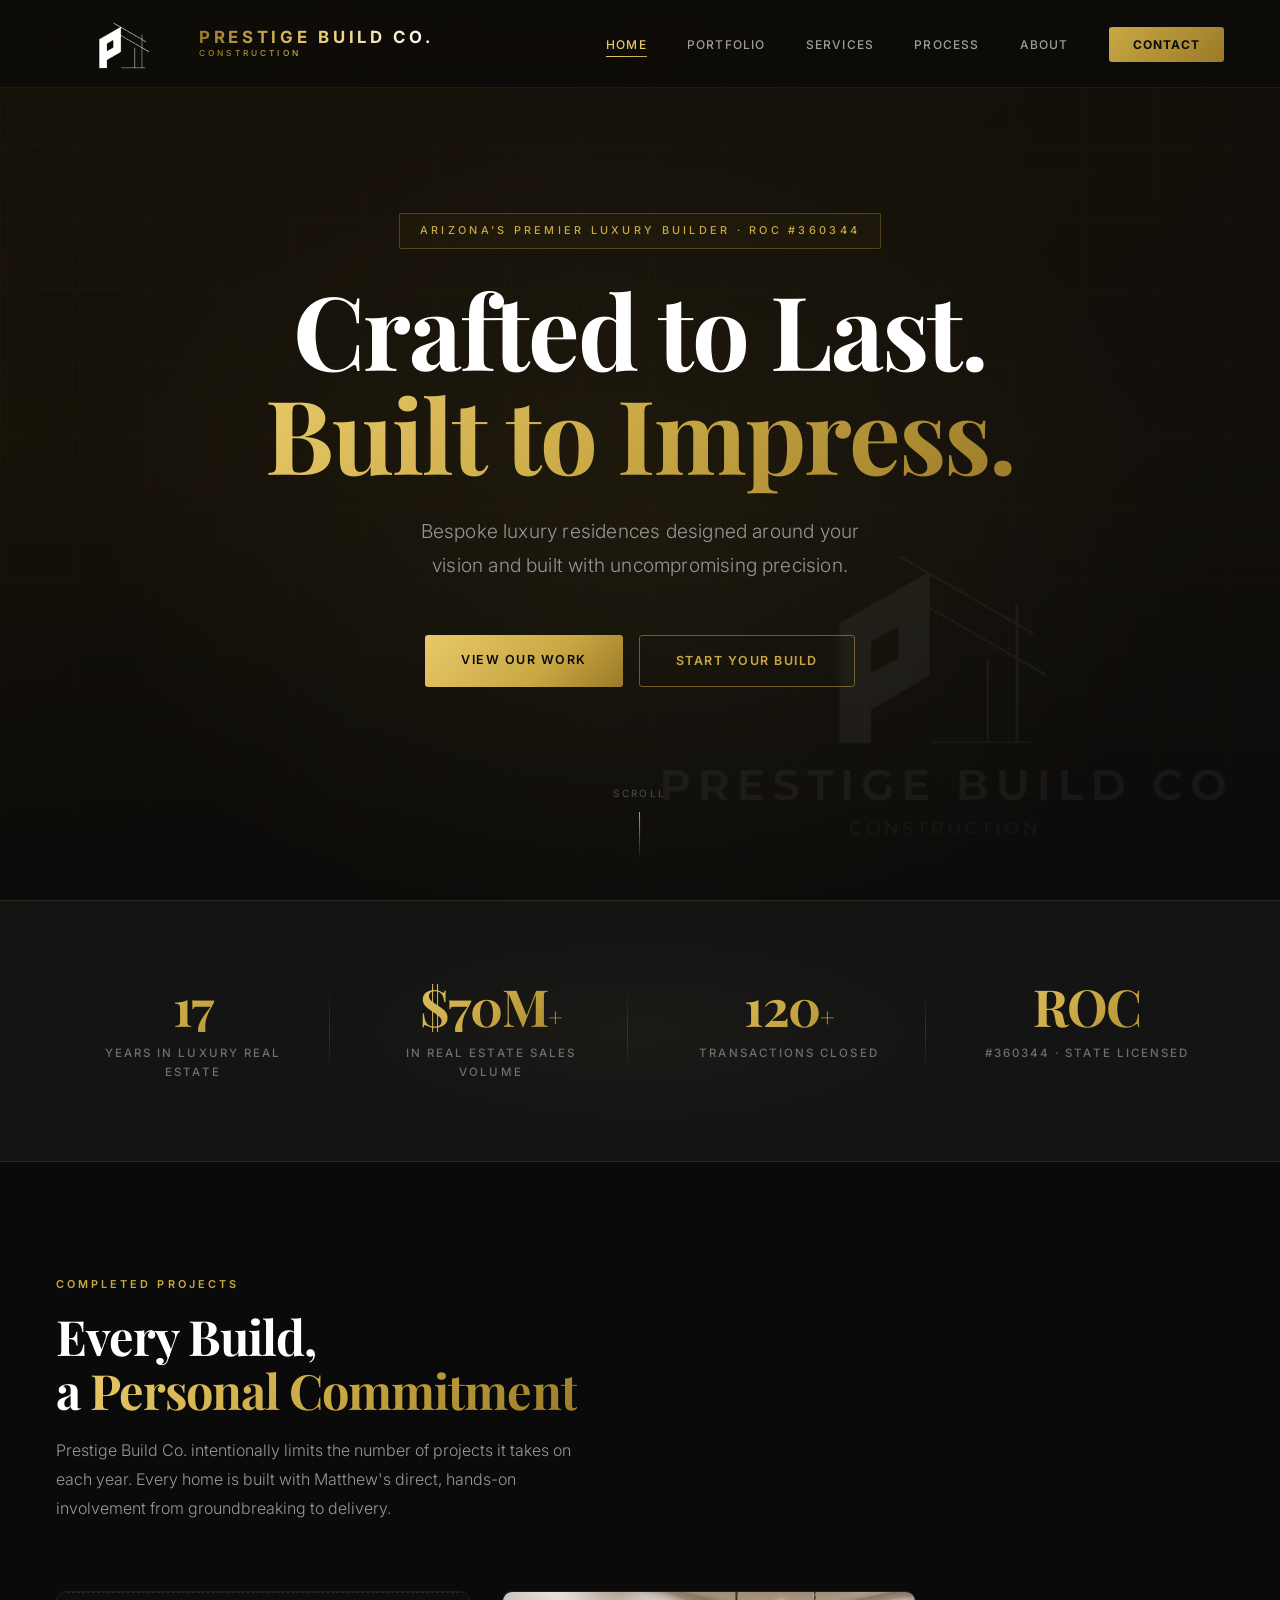
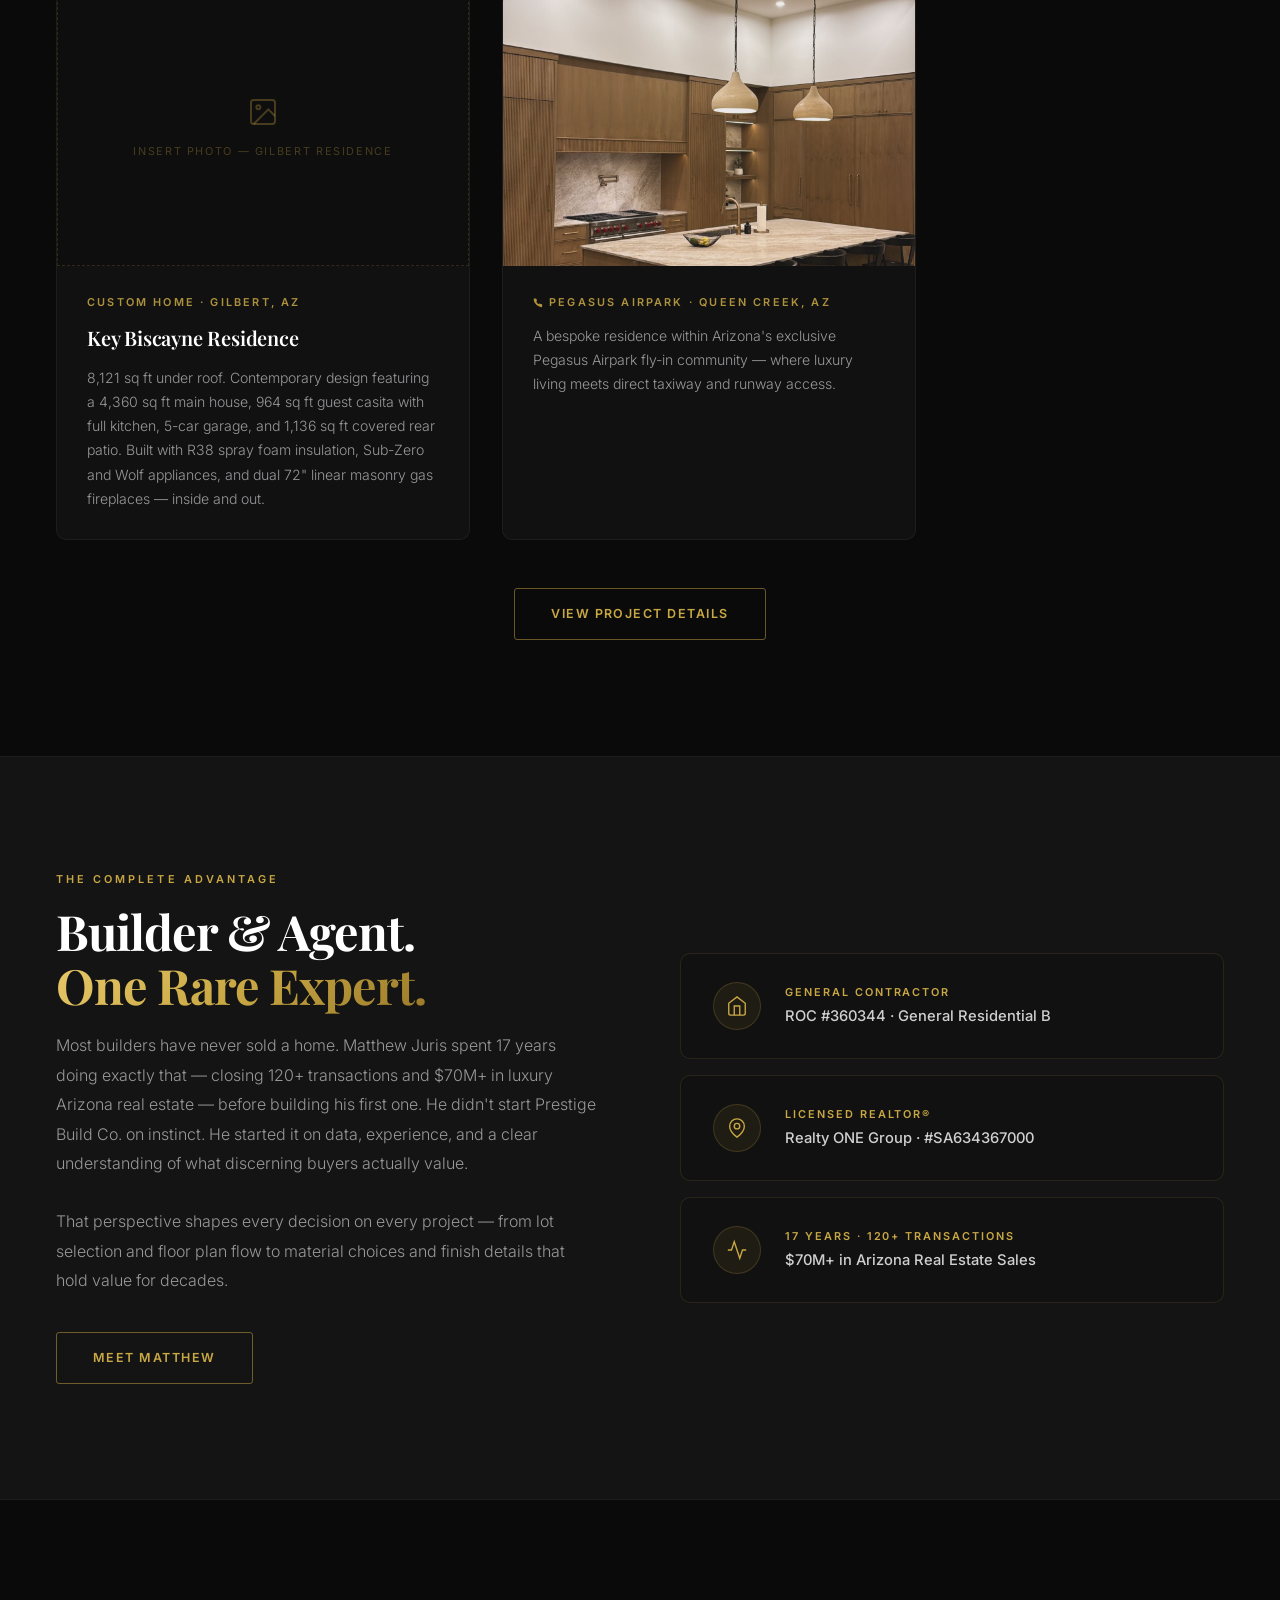
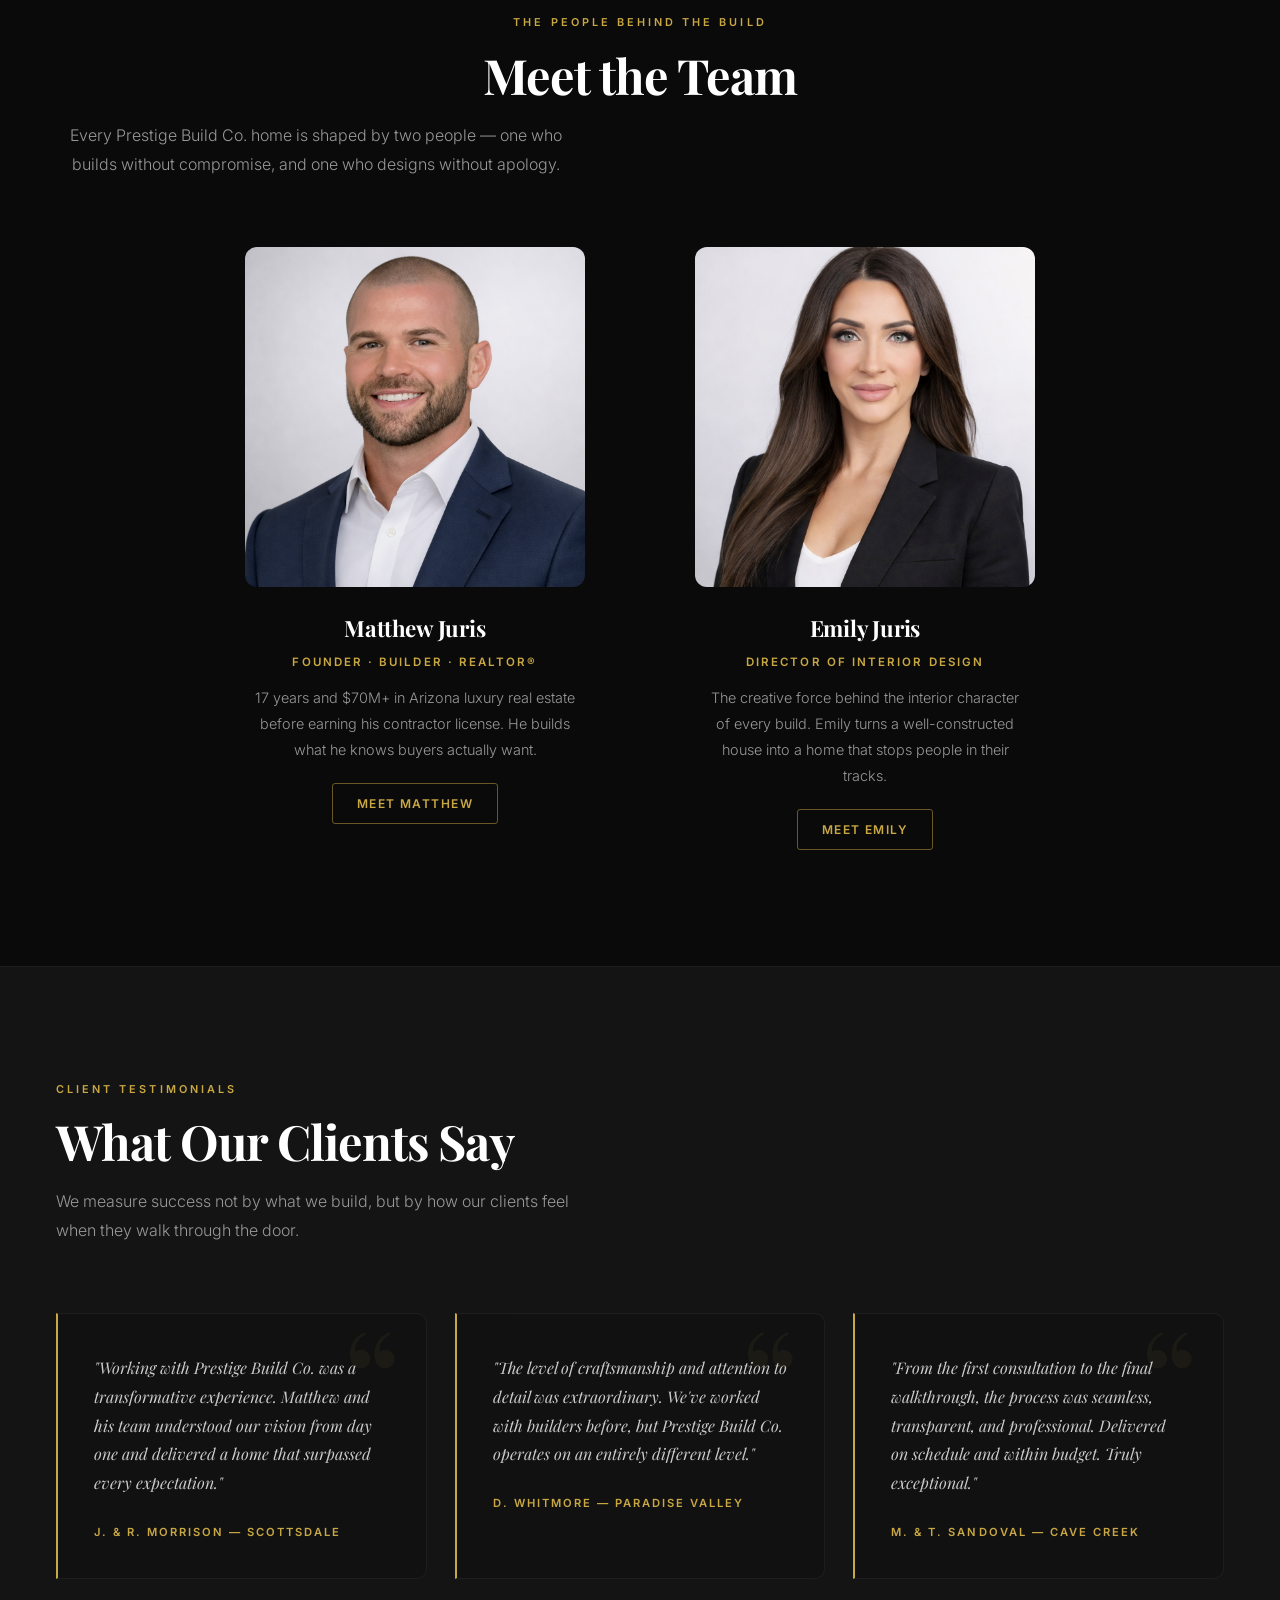
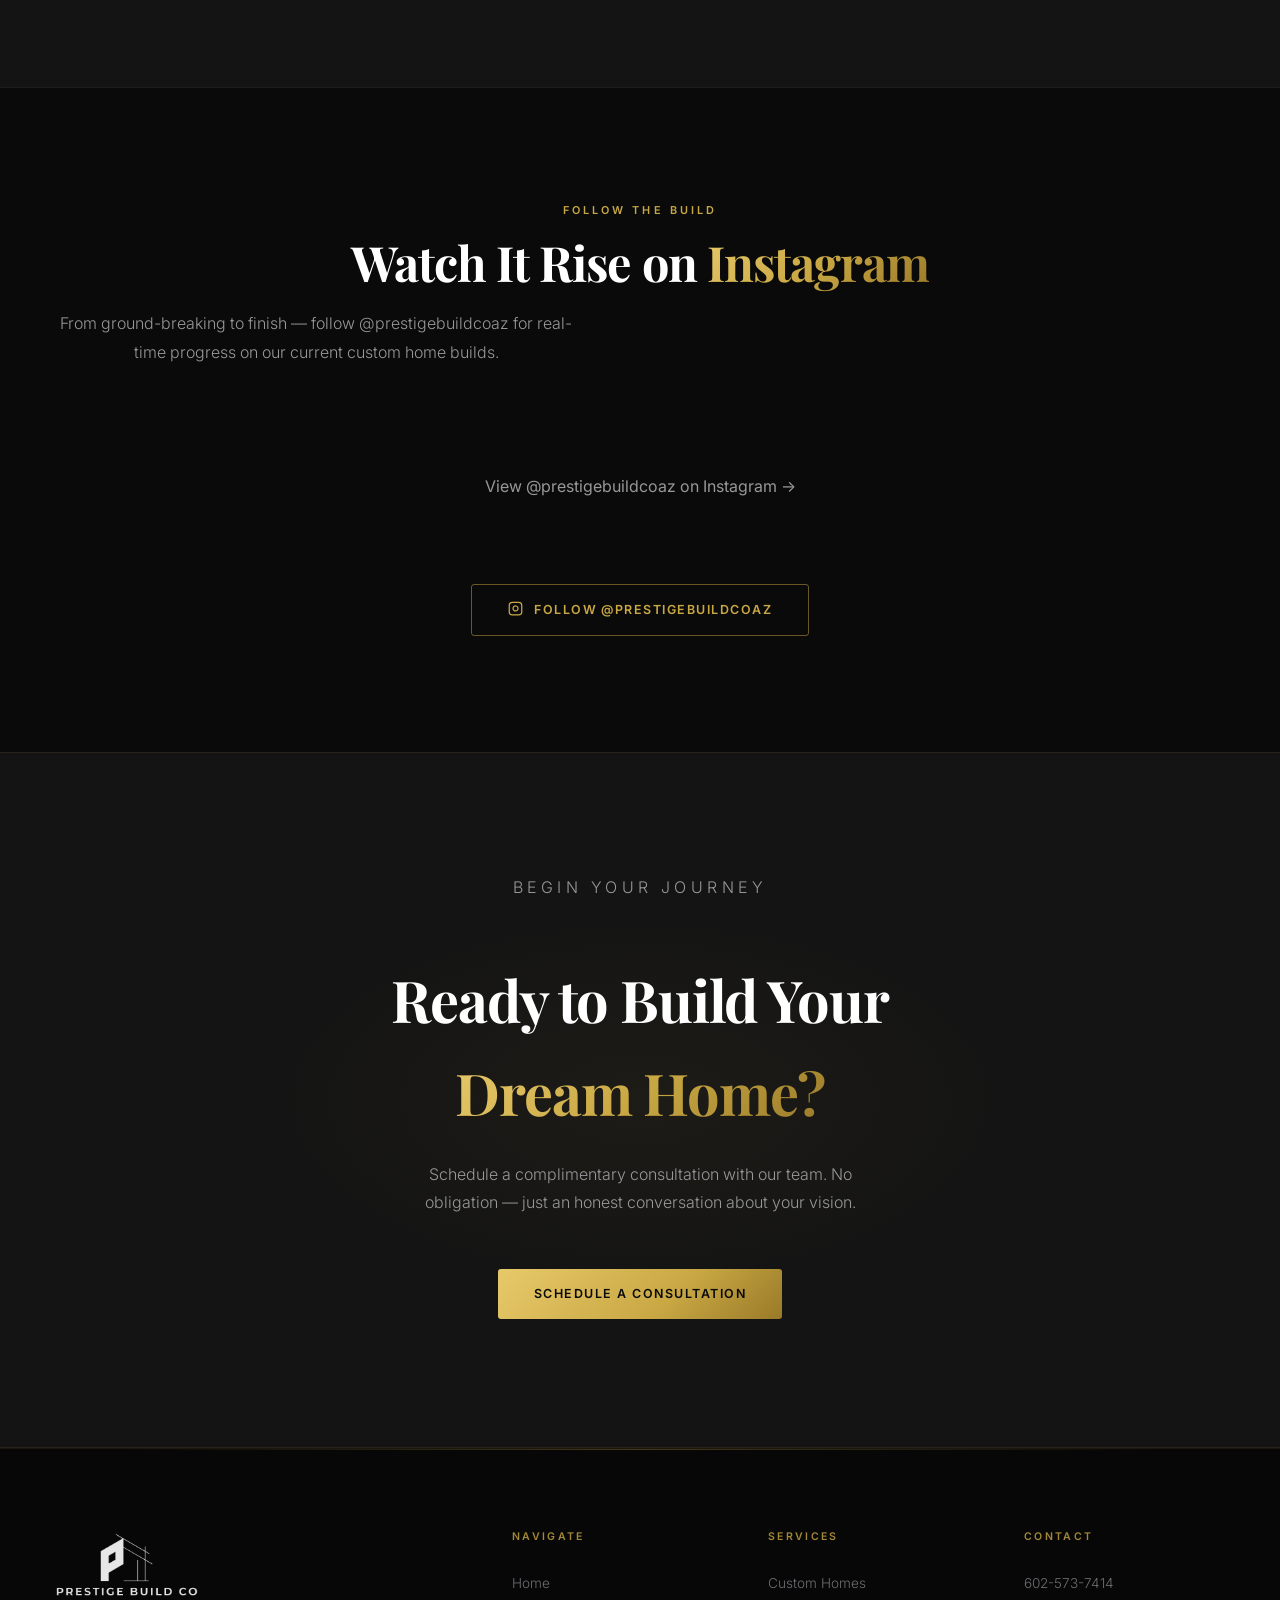
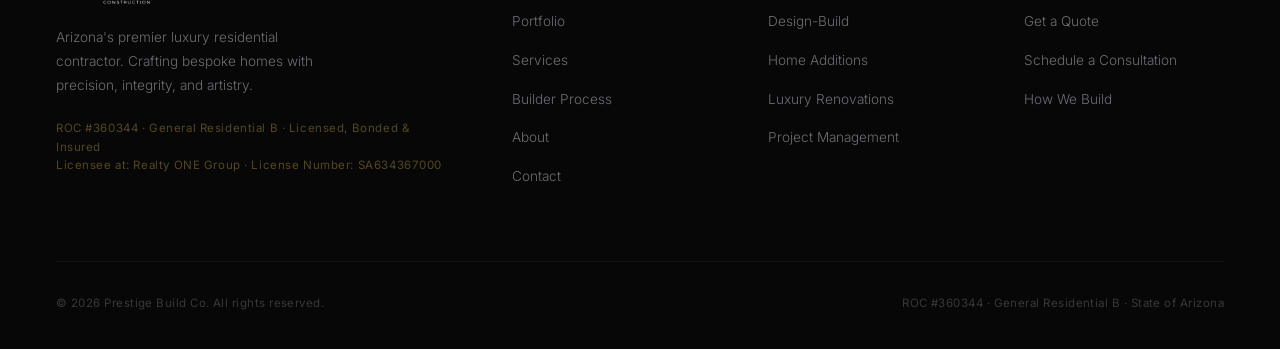
<file: index.html>
<!DOCTYPE html>
<html lang="en">
<head>
  <meta charset="UTF-8" />
  <meta name="viewport" content="width=device-width, initial-scale=1.0" />
  <title>Prestige Build Co. — Arizona Luxury Home Builder</title>
  <meta name="description" content="Arizona's premier luxury custom home builder serving Gilbert, Queen Creek &amp; Scottsdale. Built with precision and artistry by Matthew Juris. ROC #360344." />
  <link rel="canonical" href="https://one2threeone.github.io/prestige-build-co/" />
  <meta name="robots" content="index, follow" />
  <meta name="geo.region" content="US-AZ" />
  <meta name="geo.placename" content="Gilbert, Arizona" />
  <!-- Open Graph -->
  <meta property="og:type" content="website" />
  <meta property="og:site_name" content="Prestige Build Co." />
  <meta property="og:title" content="Prestige Build Co. — Arizona Luxury Home Builder" />
  <meta property="og:description" content="Arizona's premier luxury custom home builder. Custom homes in Gilbert, Queen Creek &amp; Scottsdale built with precision and artistry. ROC #360344." />
  <meta property="og:url" content="https://one2threeone.github.io/prestige-build-co/" />
  <meta property="og:image" content="https://one2threeone.github.io/prestige-build-co/Pegasus_AirPark_PrestigeBuildCoAZ.jpg" />
  <meta property="og:image:alt" content="Prestige Build Co. — Luxury Custom Home Kitchen" />
  <!-- Twitter Card -->
  <meta name="twitter:card" content="summary_large_image" />
  <meta name="twitter:title" content="Prestige Build Co. — Arizona Luxury Home Builder" />
  <meta name="twitter:description" content="Arizona's premier luxury custom home builder. Serving Gilbert, Queen Creek &amp; Phoenix metro. ROC #360344." />
  <meta name="twitter:image" content="https://one2threeone.github.io/prestige-build-co/Pegasus_AirPark_PrestigeBuildCoAZ.jpg" />
  <!-- Structured Data -->
  <script type="application/ld+json">
  {
    "@context": "https://schema.org",
    "@type": "GeneralContractor",
    "name": "Prestige Build Co.",
    "alternateName": "Prestige Build Co. Construction",
    "url": "https://one2threeone.github.io/prestige-build-co/",
    "logo": "https://one2threeone.github.io/prestige-build-co/prestige_build_co_white_logo.png",
    "image": "https://one2threeone.github.io/prestige-build-co/Pegasus_AirPark_PrestigeBuildCoAZ.jpg",
    "description": "Arizona's premier luxury residential contractor building bespoke custom homes across Gilbert, Queen Creek, Scottsdale and the greater Phoenix area.",
    "telephone": "+16025737414",
    "email": "Matt@PrestigeBuildCo.com",
    "address": {
      "@type": "PostalAddress",
      "addressRegion": "AZ",
      "addressCountry": "US"
    },
    "areaServed": [
      {"@type": "City", "name": "Gilbert"},
      {"@type": "City", "name": "Queen Creek"},
      {"@type": "City", "name": "Chandler"},
      {"@type": "City", "name": "Scottsdale"},
      {"@type": "City", "name": "Cave Creek"}
    ],
    "priceRange": "$$$",
    "hasCredential": {
      "@type": "EducationalOccupationalCredential",
      "name": "Arizona General Residential Contractor License",
      "credentialCategory": "license",
      "identifier": "ROC #360344"
    },
    "sameAs": ["https://www.instagram.com/prestigebuildcoaz/"],
    "employee": [
      {
        "@type": "Person",
        "name": "Matthew Juris",
        "jobTitle": "Founder & General Contractor",
        "email": "Matt@PrestigeBuildCo.com"
      },
      {
        "@type": "Person",
        "name": "Emily Juris",
        "jobTitle": "Director of Interior Design",
        "email": "Emily@PrestigeBuildCo.com"
      }
    ]
  }
  </script>
  <link rel="preconnect" href="https://fonts.googleapis.com" />
  <link rel="preconnect" href="https://fonts.gstatic.com" crossorigin />
  <meta name="theme-color" content="#0a0a0a" />
  <script type="application/ld+json">
  {
    "@context": "https://schema.org",
    "@type": "WebSite",
    "name": "Prestige Build Co.",
    "url": "https://one2threeone.github.io/prestige-build-co/",
    "description": "Arizona's premier luxury residential contractor. Custom homes in Gilbert, Queen Creek, Scottsdale and Phoenix metro. ROC #360344.",
    "publisher": {
      "@type": "Organization",
      "name": "Prestige Build Co.",
      "logo": "https://one2threeone.github.io/prestige-build-co/prestige_build_co_white_logo.png"
    }
  }
  </script>
  <link rel="stylesheet" href="styles.css" />
</head>
<body>

  <!-- ── NAVIGATION ──────────────────────────────────────── -->
  <nav id="nav">
    <a href="index.html" class="nav-logo"><img src="prestige_build_co_icon.png" alt="Prestige Build Co." class="nav-logo-icon" /><span class="nav-logo-text"><span class="nav-logo-main">Prestige Build Co.</span><span class="nav-logo-sub">Construction</span></span></a>
    <ul class="nav-links" id="navLinks">
      <li><a href="index.html" class="active">Home</a></li>
      <li><a href="portfolio.html">Portfolio</a></li>
      <li><a href="services.html">Services</a></li>
      <li><a href="process.html">Process</a></li>
      <li><a href="about.html">About</a></li>
      <li><a href="contact.html" class="nav-cta">Contact</a></li>
    </ul>
    <button class="nav-toggle" id="navToggle" aria-label="Toggle navigation">
      <span></span><span></span><span></span>
    </button>
  </nav>

  <!-- ── HERO ────────────────────────────────────────────── -->
  <section class="hero">
    <div class="hero-media" id="heroMedia">
      <!--
        INSERT HERO VIDEO HERE
        Replace this div with:
        <video class="hero-video" autoplay muted loop playsinline>
          <source src="hero.mp4" type="video/mp4" />
        </video>
        Add CSS: .hero-video { position:absolute; inset:0; width:100%; height:100%; object-fit:cover; }
      -->
    </div>
    <div class="hero-overlay"></div>
    <img src="prestige_build_co_white_logo.png" alt="" aria-hidden="true" style="position:absolute; bottom:5%; right:4%; height:320px; width:auto; opacity:0.05; pointer-events:none; z-index:1;" />
    <div class="hero-content">
      <span class="hero-eyebrow">Arizona's Premier Luxury Builder · ROC #360344</span>
      <h1>Crafted to Last.<br><span class="gold">Built to Impress.</span></h1>
      <p class="hero-sub">Bespoke luxury residences designed around your vision and built with uncompromising precision.</p>
      <div class="hero-actions">
        <a href="portfolio.html" class="btn btn-gold">View Our Work</a>
        <a href="contact.html" class="btn btn-outline">Start Your Build</a>
      </div>
    </div>
    <div class="hero-scroll">
      <span>Scroll</span>
      <div class="hero-scroll-line"></div>
    </div>
  </section>

  <!-- ── STATS ────────────────────────────────────────────── -->
  <div class="stats-strip">
    <div class="stats-grid stagger">
      <div class="stat-item fade-in">
        <div class="stat-number">17</div>
        <div class="stat-label">Years in Luxury Real Estate</div>
      </div>
      <div class="stat-item fade-in">
        <div class="stat-number">$70M<span style="font-size:0.5em">+</span></div>
        <div class="stat-label">In Real Estate Sales Volume</div>
      </div>
      <div class="stat-item fade-in">
        <div class="stat-number">120<span style="font-size:0.5em">+</span></div>
        <div class="stat-label">Transactions Closed</div>
      </div>
      <div class="stat-item fade-in">
        <div class="stat-number">ROC</div>
        <div class="stat-label">#360344 · State Licensed</div>
      </div>
    </div>
  </div>

  <!-- ── FEATURED WORK ─────────────────────────────────────── -->
  <div class="section">
    <div class="section-inner">
      <div class="fade-in">
        <p class="section-label">Completed Projects</p>
        <h2 class="section-title">Every Build,<br>a <span class="gold">Personal Commitment</span></h2>
        <p class="section-sub">Prestige Build Co. intentionally limits the number of projects it takes on each year. Every home is built with Matthew's direct, hands-on involvement from groundbreaking to delivery.</p>
      </div>
      <div class="grid-2 stagger" style="max-width:860px;">

        <div class="card fade-in">
          <!-- INSERT PROJECT IMAGE: 800×540px recommended -->
          <div class="media-ph" style="aspect-ratio:3/2;">
            <svg width="32" height="32" viewBox="0 0 24 24" fill="none" stroke="currentColor" stroke-width="1.5"><rect x="3" y="3" width="18" height="18" rx="2"/><circle cx="8.5" cy="8.5" r="1.5"/><path d="m21 15-5-5L5 21"/></svg>
            Insert Photo — Gilbert Residence
          </div>
          <div class="card-body">
            <p class="card-label">Custom Home · Gilbert, AZ</p>
            <h3 class="card-title">Key Biscayne Residence</h3>
            <p class="card-desc">8,121 sq ft under roof. Contemporary design featuring a 4,360 sq ft main house, 964 sq ft guest casita with full kitchen, 5-car garage, and 1,136 sq ft covered rear patio. Built with R38 spray foam insulation, Sub-Zero and Wolf appliances, and dual 72" linear masonry gas fireplaces — inside and out.</p>
          </div>
        </div>

        <div class="card fade-in">
          <img src="Pegasus_AirPark_PrestigeBuildCoAZ.jpg" alt="Pegasus Airpark Residence — Kitchen by Prestige Build Co." style="width:100%; aspect-ratio:3/2; object-fit:cover; object-position:center; display:block; border-radius:8px 8px 0 0;" />
          <div class="card-body">
            <p class="card-label" style="display:flex; align-items:center; gap:6px;">
              <svg width="10" height="10" viewBox="0 0 24 24" fill="var(--gold)" stroke="none"><path d="M22 16.92v3a2 2 0 0 1-2.18 2 19.79 19.79 0 0 1-8.63-3.07A19.5 19.5 0 0 1 4.69 12a19.79 19.79 0 0 1-3.07-8.67A2 2 0 0 1 3.6 1.27h3a2 2 0 0 1 2 1.72c.127.96.361 1.903.7 2.81a2 2 0 0 1-.45 2.11L7.91 8.91a16 16 0 0 0 6 6l.91-.91a2 2 0 0 1 2.11-.45c.907.339 1.85.573 2.81.7A2 2 0 0 1 21.73 16.92z"/></svg>
              Pegasus Airpark · Queen Creek, AZ
            </p>
            <h3 class="card-title"><!-- INSERT: Project name --></h3>
            <p class="card-desc">A bespoke residence within Arizona's exclusive Pegasus Airpark fly-in community — where luxury living meets direct taxiway and runway access.</p>
          </div>
        </div>

      </div>
      <div style="text-align:center; margin-top:48px;" class="fade-in">
        <a href="portfolio.html" class="btn btn-outline">View Project Details</a>
      </div>
    </div>
  </div>

  <!-- ── DUAL EXPERTISE ────────────────────────────────────── -->
  <div class="section" style="background:var(--black-soft); border-top:1px solid rgba(255,255,255,0.04); border-bottom:1px solid rgba(255,255,255,0.04);">
    <div class="section-inner">
      <div class="grid-2" style="gap:80px; align-items:center;">
        <div class="fade-in">
          <p class="section-label">The Complete Advantage</p>
          <h2 class="section-title">Builder &amp; Agent.<br><span class="gold">One Rare Expert.</span></h2>
          <p style="color:var(--gray-400); font-size:1rem; line-height:1.85; margin-bottom:28px; font-weight:300;">Most builders have never sold a home. Matthew Juris spent 17 years doing exactly that — closing 120+ transactions and $70M+ in luxury Arizona real estate — before building his first one. He didn't start Prestige Build Co. on instinct. He started it on data, experience, and a clear understanding of what discerning buyers actually value.</p>
          <p style="color:var(--gray-400); font-size:1rem; line-height:1.85; margin-bottom:36px; font-weight:300;">That perspective shapes every decision on every project — from lot selection and floor plan flow to material choices and finish details that hold value for decades.</p>
          <a href="about.html" class="btn btn-outline">Meet Matthew</a>
        </div>
        <div class="fade-in">
          <div style="display:flex; flex-direction:column; gap:16px;">
            <div style="background:var(--black-card); border:1px solid rgba(201,168,68,0.12); border-radius:10px; padding:28px 32px; display:flex; align-items:center; gap:24px;">
              <div style="flex-shrink:0; width:48px; height:48px; border-radius:50%; background:rgba(201,168,68,0.08); border:1px solid rgba(201,168,68,0.2); display:flex; align-items:center; justify-content:center;">
                <svg width="22" height="22" viewBox="0 0 24 24" fill="none" stroke="var(--gold)" stroke-width="1.5"><path d="M3 9l9-7 9 7v11a2 2 0 0 1-2 2H5a2 2 0 0 1-2-2z"/><polyline points="9 22 9 12 15 12 15 22"/></svg>
              </div>
              <div>
                <p style="font-size:0.68rem; letter-spacing:0.18em; text-transform:uppercase; color:var(--gold); font-weight:600; margin-bottom:4px;">General Contractor</p>
                <p style="font-size:0.92rem; color:rgba(255,255,255,0.8); font-weight:500;">ROC #360344 · General Residential B</p>
              </div>
            </div>
            <div style="background:var(--black-card); border:1px solid rgba(201,168,68,0.12); border-radius:10px; padding:28px 32px; display:flex; align-items:center; gap:24px;">
              <div style="flex-shrink:0; width:48px; height:48px; border-radius:50%; background:rgba(201,168,68,0.08); border:1px solid rgba(201,168,68,0.2); display:flex; align-items:center; justify-content:center;">
                <svg width="22" height="22" viewBox="0 0 24 24" fill="none" stroke="var(--gold)" stroke-width="1.5"><path d="M20 10c0 6-8 12-8 12S4 16 4 10a8 8 0 0 1 16 0z"/><circle cx="12" cy="10" r="3"/></svg>
              </div>
              <div>
                <p style="font-size:0.68rem; letter-spacing:0.18em; text-transform:uppercase; color:var(--gold); font-weight:600; margin-bottom:4px;">Licensed REALTOR®</p>
                <p style="font-size:0.92rem; color:rgba(255,255,255,0.8); font-weight:500;">Realty ONE Group · #SA634367000</p>
              </div>
            </div>
            <div style="background:var(--black-card); border:1px solid rgba(201,168,68,0.12); border-radius:10px; padding:28px 32px; display:flex; align-items:center; gap:24px;">
              <div style="flex-shrink:0; width:48px; height:48px; border-radius:50%; background:rgba(201,168,68,0.08); border:1px solid rgba(201,168,68,0.2); display:flex; align-items:center; justify-content:center;">
                <svg width="22" height="22" viewBox="0 0 24 24" fill="none" stroke="var(--gold)" stroke-width="1.5"><polyline points="22 12 18 12 15 21 9 3 6 12 2 12"/></svg>
              </div>
              <div>
                <p style="font-size:0.68rem; letter-spacing:0.18em; text-transform:uppercase; color:var(--gold); font-weight:600; margin-bottom:4px;">17 Years · 120+ Transactions</p>
                <p style="font-size:0.92rem; color:rgba(255,255,255,0.8); font-weight:500;">$70M+ in Arizona Real Estate Sales</p>
              </div>
            </div>
          </div>
        </div>
      </div>
    </div>
  </div>

  <!-- ── MEET THE TEAM ─────────────────────────────────────── -->
  <div class="section">
    <div class="section-inner">
      <div class="fade-in" style="margin-bottom:56px; text-align:center;">
        <p class="section-label">The People Behind the Build</p>
        <h2 class="section-title">Meet the Team</h2>
        <p class="section-sub">Every Prestige Build Co. home is shaped by two people — one who builds without compromise, and one who designs without apology.</p>
      </div>
      <div class="grid-2 stagger" style="max-width:860px; margin:0 auto; gap:40px;">

        <div class="fade-in" style="text-align:center;">
          <img src="Matthew_Juris_Prestige_Build_Co.png" alt="Matthew Juris — Founder, Prestige Build Co." style="width:100%; max-width:340px; border-radius:12px; display:block; margin:0 auto 24px;" />
          <h3 style="font-family:var(--font-serif); font-size:1.4rem; font-weight:700; letter-spacing:-0.01em; margin-bottom:6px;">Matthew Juris</h3>
          <p style="font-size:0.72rem; letter-spacing:0.18em; text-transform:uppercase; color:var(--gold); font-weight:600; margin-bottom:14px;">Founder · Builder · REALTOR®</p>
          <p style="color:var(--gray-400); font-size:0.9rem; line-height:1.8; font-weight:300; max-width:320px; margin:0 auto 20px;">17 years and $70M+ in Arizona luxury real estate before earning his contractor license. He builds what he knows buyers actually want.</p>
          <a href="about.html" class="btn btn-outline" style="font-size:0.75rem; padding:10px 24px;">Meet Matthew</a>
        </div>

        <div class="fade-in" style="text-align:center;">
          <img src="Emily_Juris_Prestige_Build_Co.png" alt="Emily Juris — Director of Interior Design, Prestige Build Co." style="width:100%; max-width:340px; border-radius:12px; display:block; margin:0 auto 24px;" />
          <h3 style="font-family:var(--font-serif); font-size:1.4rem; font-weight:700; letter-spacing:-0.01em; margin-bottom:6px;">Emily Juris</h3>
          <p style="font-size:0.72rem; letter-spacing:0.18em; text-transform:uppercase; color:var(--gold); font-weight:600; margin-bottom:14px;">Director of Interior Design</p>
          <p style="color:var(--gray-400); font-size:0.9rem; line-height:1.8; font-weight:300; max-width:320px; margin:0 auto 20px;">The creative force behind the interior character of every build. Emily turns a well-constructed house into a home that stops people in their tracks.</p>
          <a href="about.html" class="btn btn-outline" style="font-size:0.75rem; padding:10px 24px;">Meet Emily</a>
        </div>

      </div>
    </div>
  </div>

  <!-- ── TESTIMONIALS ──────────────────────────────────────── -->
  <div class="section" style="background:var(--black-soft); border-top:1px solid rgba(255,255,255,0.04); border-bottom:1px solid rgba(255,255,255,0.04);">
    <div class="section-inner">
      <div class="fade-in">
        <p class="section-label">Client Testimonials</p>
        <h2 class="section-title">What Our Clients Say</h2>
        <p class="section-sub">We measure success not by what we build, but by how our clients feel when they walk through the door.</p>
      </div>
      <div class="grid-3 stagger">
        <div class="testimonial fade-in">
          <p class="testimonial-quote">"Working with Prestige Build Co. was a transformative experience. Matthew and his team understood our vision from day one and delivered a home that surpassed every expectation."</p>
          <p class="testimonial-author">J. &amp; R. Morrison — Scottsdale</p>
        </div>
        <div class="testimonial fade-in">
          <p class="testimonial-quote">"The level of craftsmanship and attention to detail was extraordinary. We've worked with builders before, but Prestige Build Co. operates on an entirely different level."</p>
          <p class="testimonial-author">D. Whitmore — Paradise Valley</p>
        </div>
        <div class="testimonial fade-in">
          <p class="testimonial-quote">"From the first consultation to the final walkthrough, the process was seamless, transparent, and professional. Delivered on schedule and within budget. Truly exceptional."</p>
          <p class="testimonial-author">M. &amp; T. Sandoval — Cave Creek</p>
        </div>
      </div>
    </div>
  </div>

  <!-- ── INSTAGRAM FEED ───────────────────────────────────── -->
  <div class="section ig-section">
    <div class="section-inner">
      <div class="fade-in ig-header">
        <p class="section-label">Follow the Build</p>
        <h2 class="section-title">Watch It Rise on <span class="gold">Instagram</span></h2>
        <p class="section-sub">From ground-breaking to finish — follow @prestigebuildcoaz for real-time progress on our current custom home builds.</p>
      </div>
      <div class="ig-grid" id="igGrid">
        <div class="ig-skeleton"></div>
        <div class="ig-skeleton"></div>
        <div class="ig-skeleton"></div>
        <div class="ig-skeleton"></div>
        <div class="ig-skeleton"></div>
        <div class="ig-skeleton"></div>
      </div>
      <div style="text-align:center; margin-top:44px;" class="fade-in">
        <a href="https://www.instagram.com/prestigebuildcoaz/" target="_blank" rel="noopener" class="btn btn-outline">
          <svg width="15" height="15" viewBox="0 0 24 24" fill="none" stroke="currentColor" stroke-width="2" style="vertical-align:-2px; margin-right:7px;"><rect x="2" y="2" width="20" height="20" rx="5" ry="5"/><path d="M16 11.37A4 4 0 1 1 12.63 8 4 4 0 0 1 16 11.37z"/><line x1="17.5" y1="6.5" x2="17.51" y2="6.5"/></svg>
          Follow @prestigebuildcoaz
        </a>
      </div>
    </div>
  </div>

  <!-- ── CTA ──────────────────────────────────────────────── -->
  <div class="cta-section fade-in">
    <p class="section-label">Begin Your Journey</p>
    <h2>Ready to Build Your<br><span class="gold">Dream Home?</span></h2>
    <p>Schedule a complimentary consultation with our team. No obligation — just an honest conversation about your vision.</p>
    <a href="contact.html" class="btn btn-gold">Schedule a Consultation</a>
  </div>

  <!-- ── FOOTER ────────────────────────────────────────────── -->
  <footer>
    <div class="footer-inner">
      <div>
        <img src="prestige_build_co_white_logo.png" alt="Prestige Build Co." style="height:80px; width:auto; display:block; margin-bottom:16px; opacity:0.9;" />
        <p class="footer-desc">Arizona's premier luxury residential contractor. Crafting bespoke homes with precision, integrity, and artistry.</p>
        <p class="footer-roc">ROC #360344 · General Residential B · Licensed, Bonded &amp; Insured<br>Licensee at: Realty ONE Group · License Number: SA634367000</p>
      </div>
      <div class="footer-col">
        <h4>Navigate</h4>
        <ul>
          <li><a href="index.html">Home</a></li>
          <li><a href="portfolio.html">Portfolio</a></li>
          <li><a href="services.html">Services</a></li>
          <li><a href="process.html">Builder Process</a></li>
          <li><a href="about.html">About</a></li>
          <li><a href="contact.html">Contact</a></li>
        </ul>
      </div>
      <div class="footer-col">
        <h4>Services</h4>
        <ul>
          <li><a href="services.html">Custom Homes</a></li>
          <li><a href="services.html">Design-Build</a></li>
          <li><a href="services.html">Home Additions</a></li>
          <li><a href="services.html">Luxury Renovations</a></li>
          <li><a href="services.html">Project Management</a></li>
        </ul>
      </div>
      <div class="footer-col">
        <h4>Contact</h4>
        <ul>
          <li><a href="tel:6025737414">602-573-7414</a></li>
          <li><a href="contact.html">Get a Quote</a></li>
          <li><a href="contact.html">Schedule a Consultation</a></li>
          <li><a href="process.html">How We Build</a></li>
        </ul>
      </div>
    </div>
    <div class="footer-bottom">
      <span>© 2026 Prestige Build Co. All rights reserved.</span>
      <span>ROC #360344 · General Residential B · State of Arizona</span>
    </div>
  </footer>

  <script src="main.js"></script>
</body>
</html>
</file>
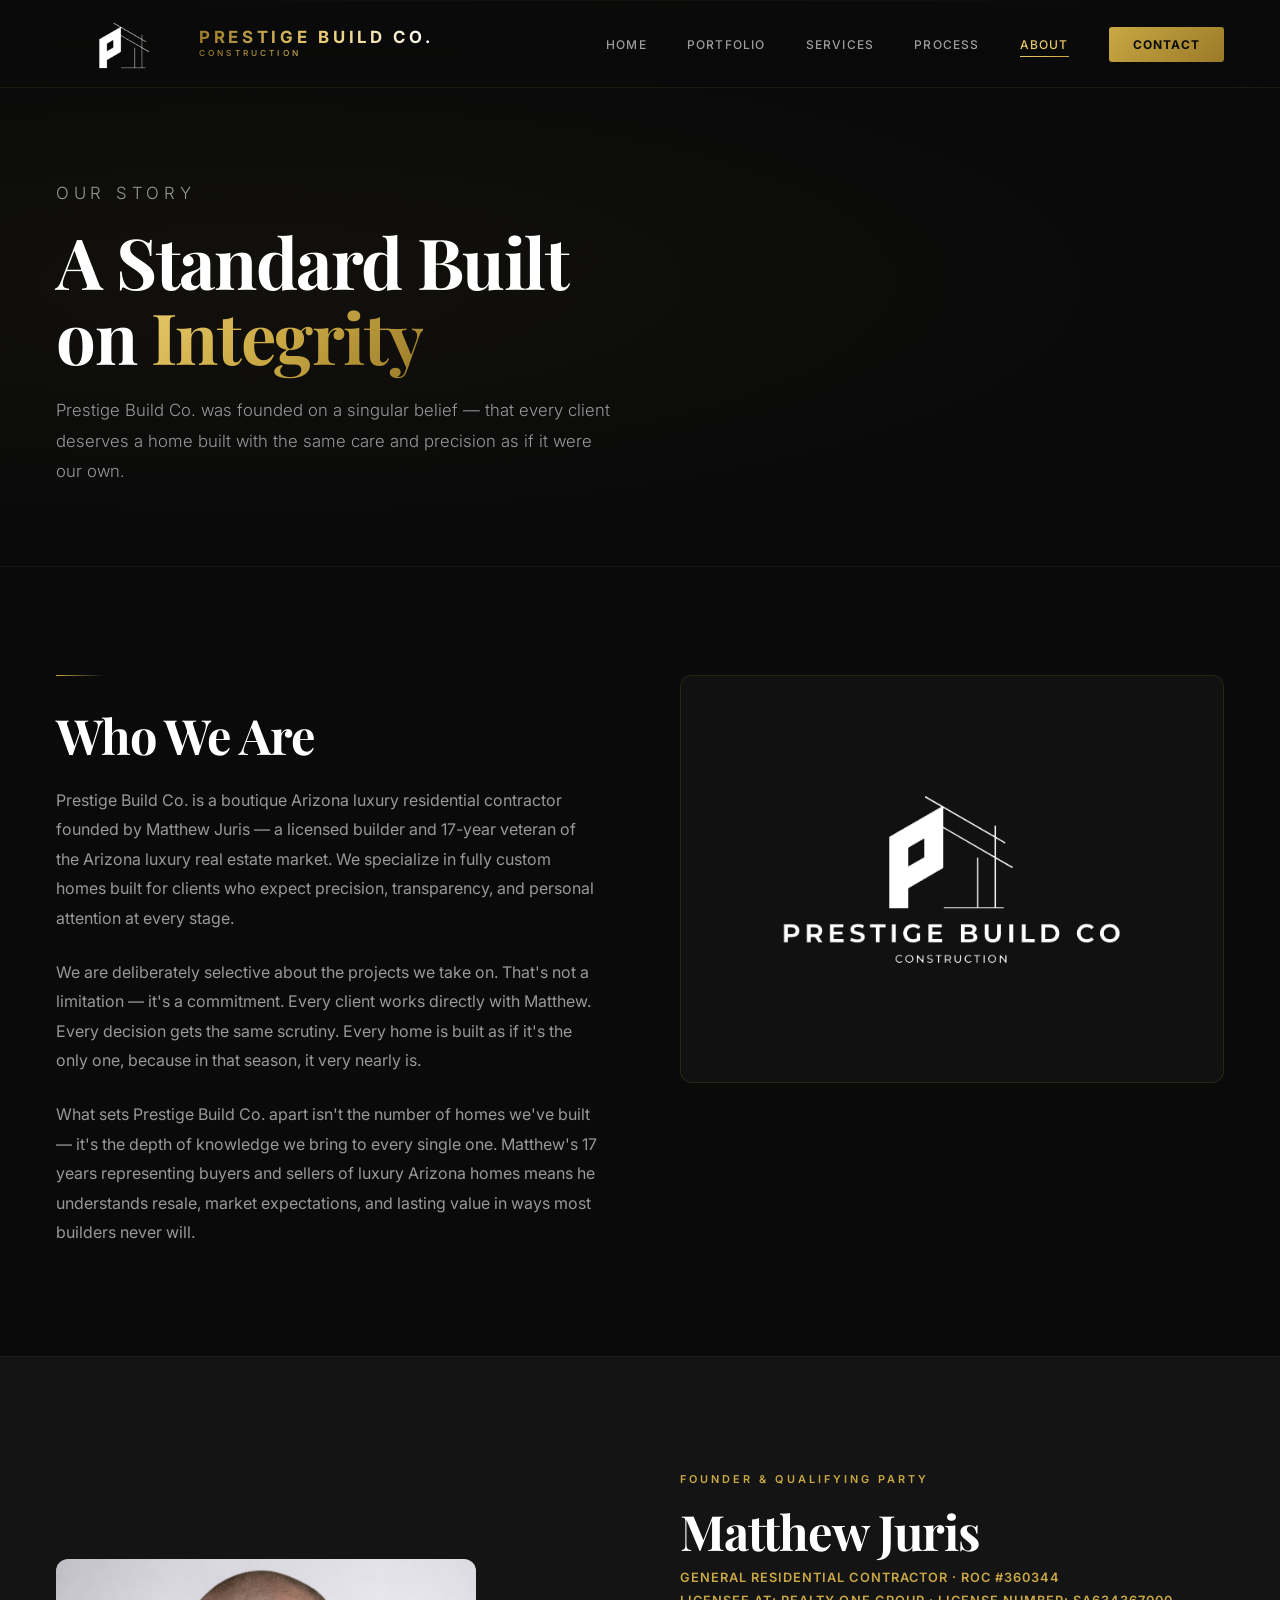
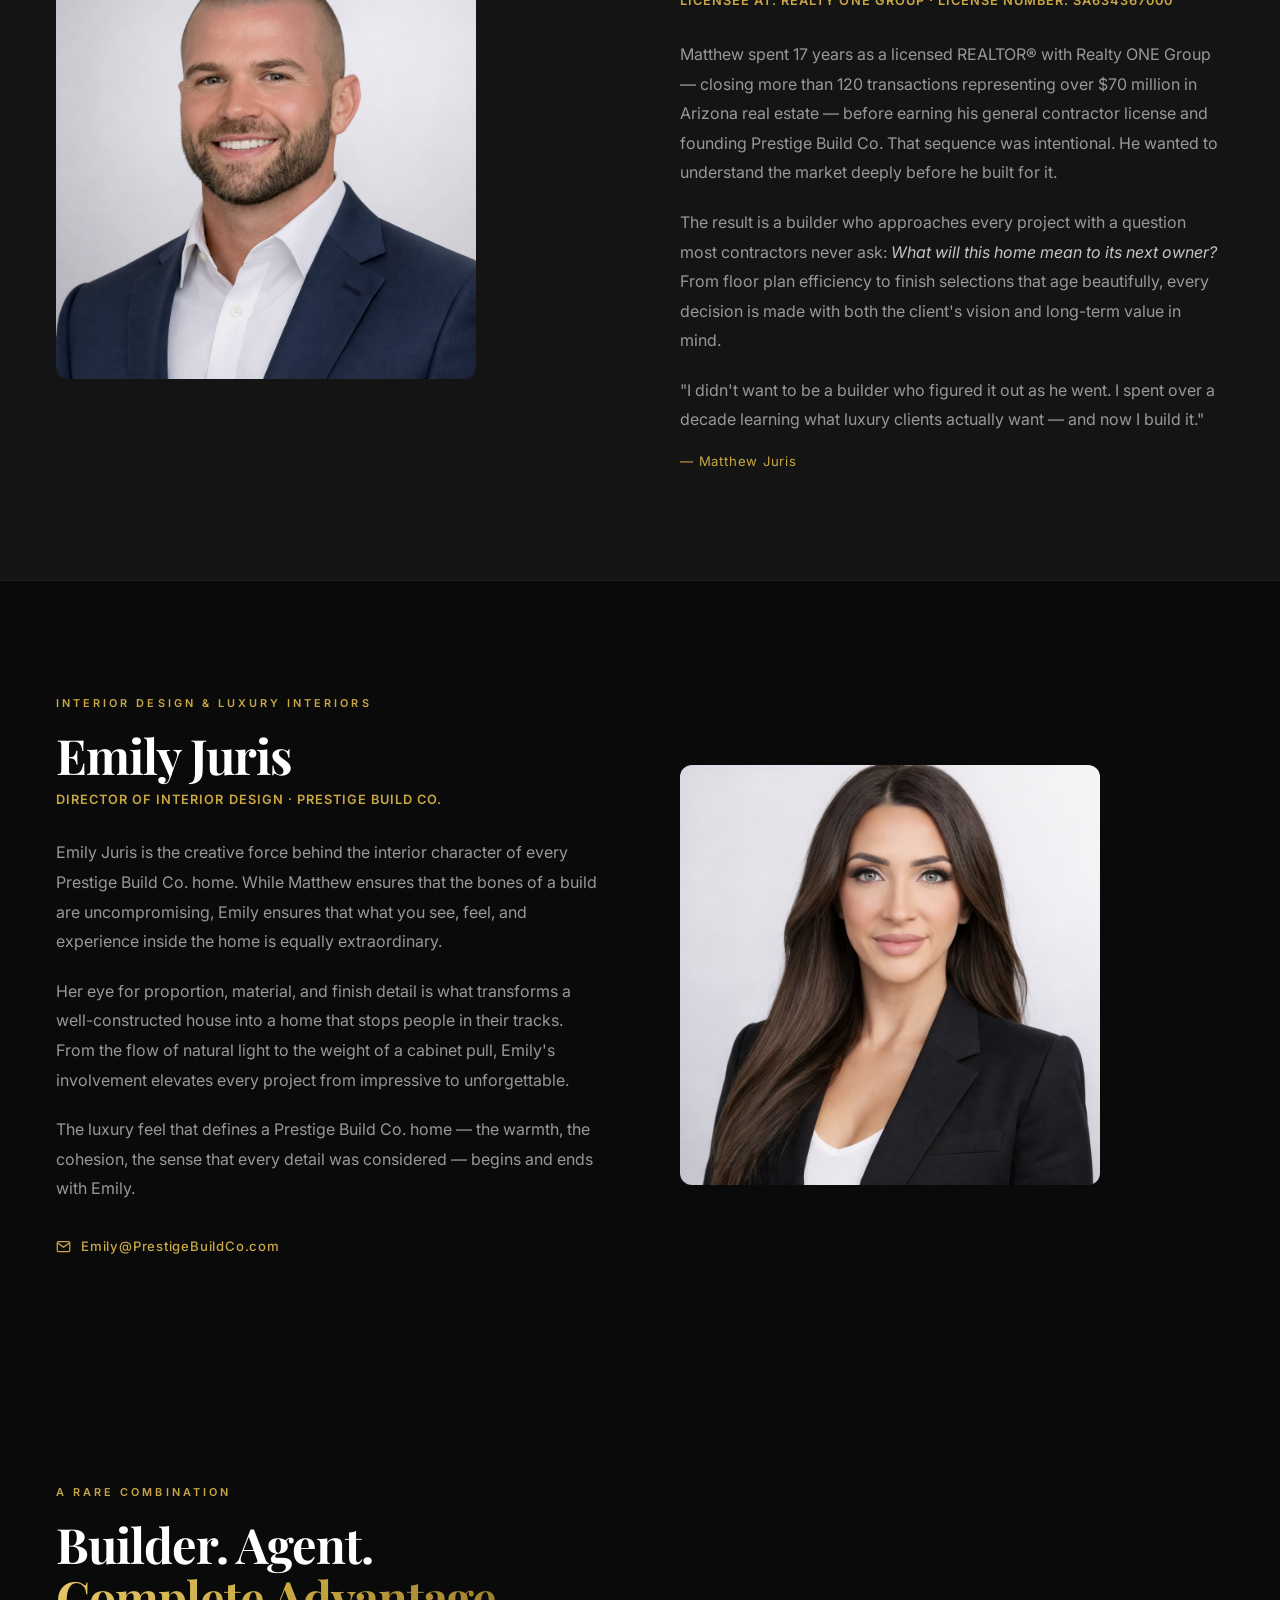
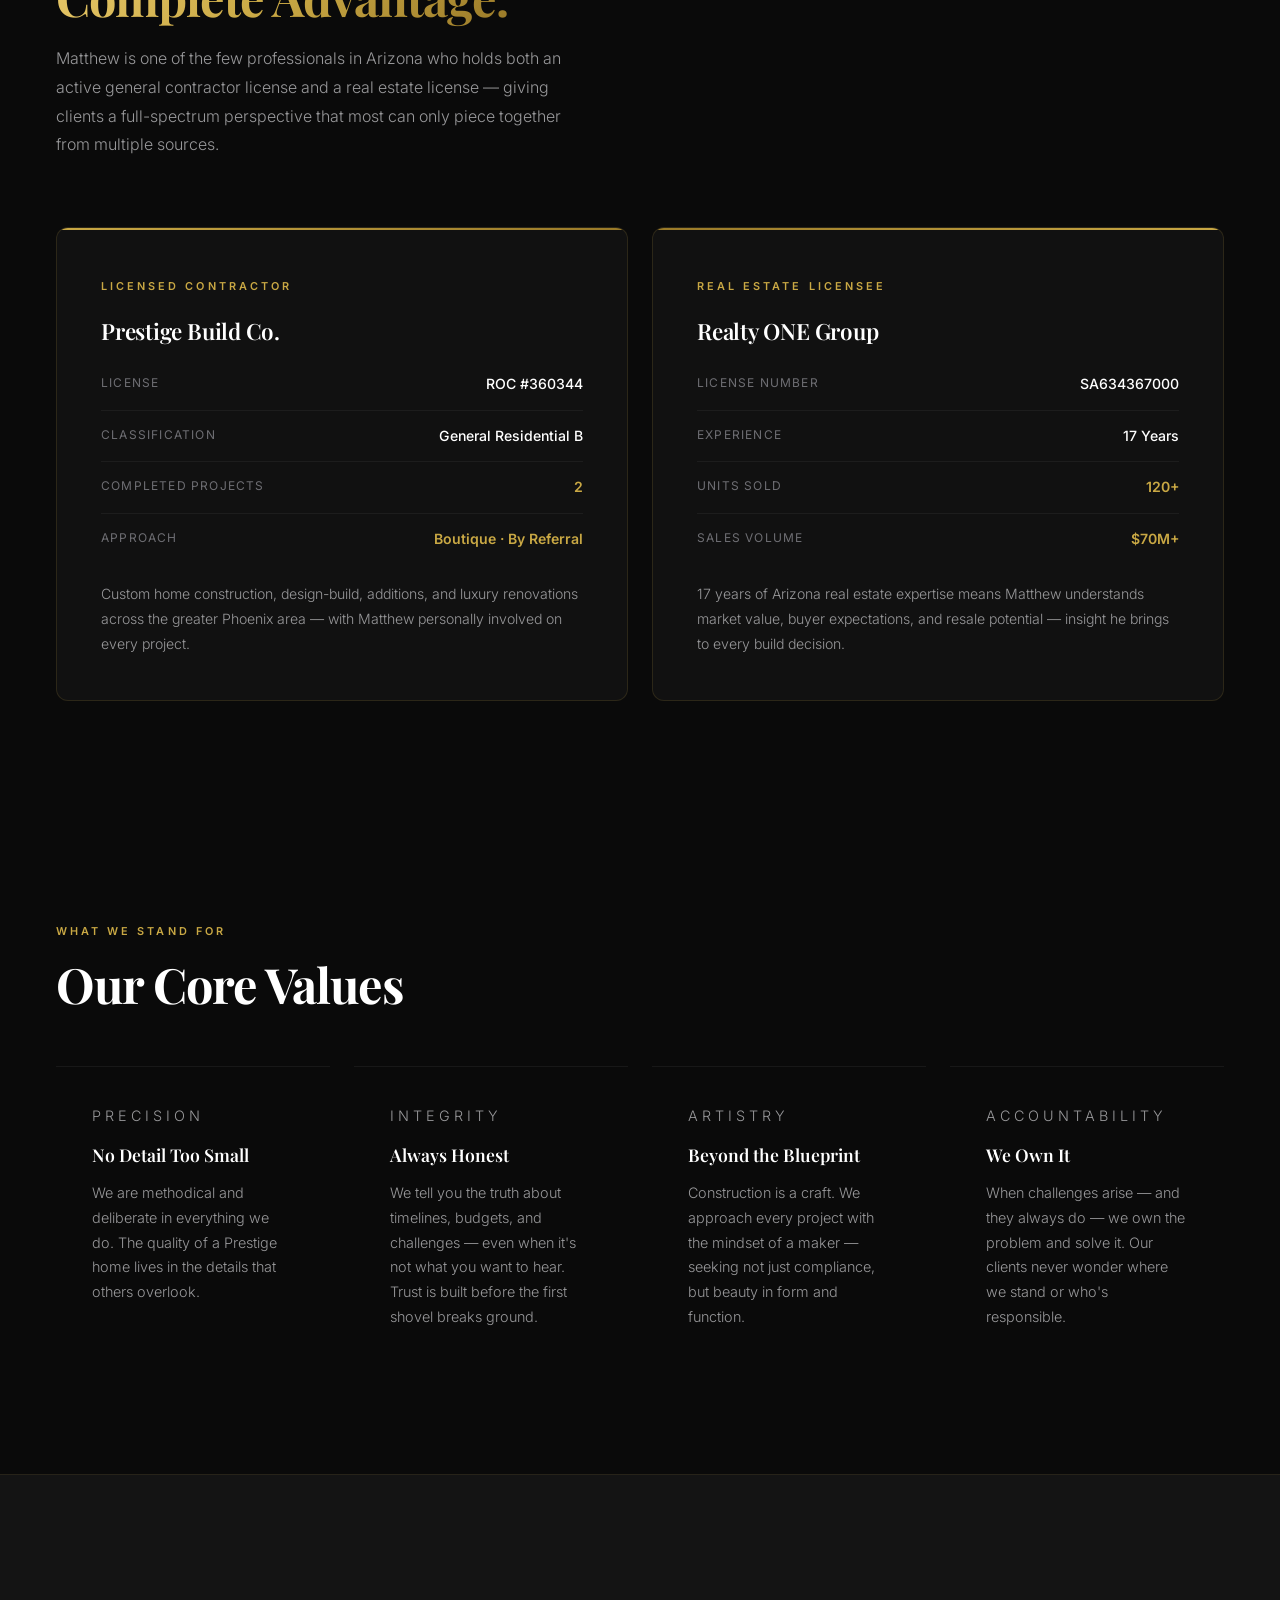
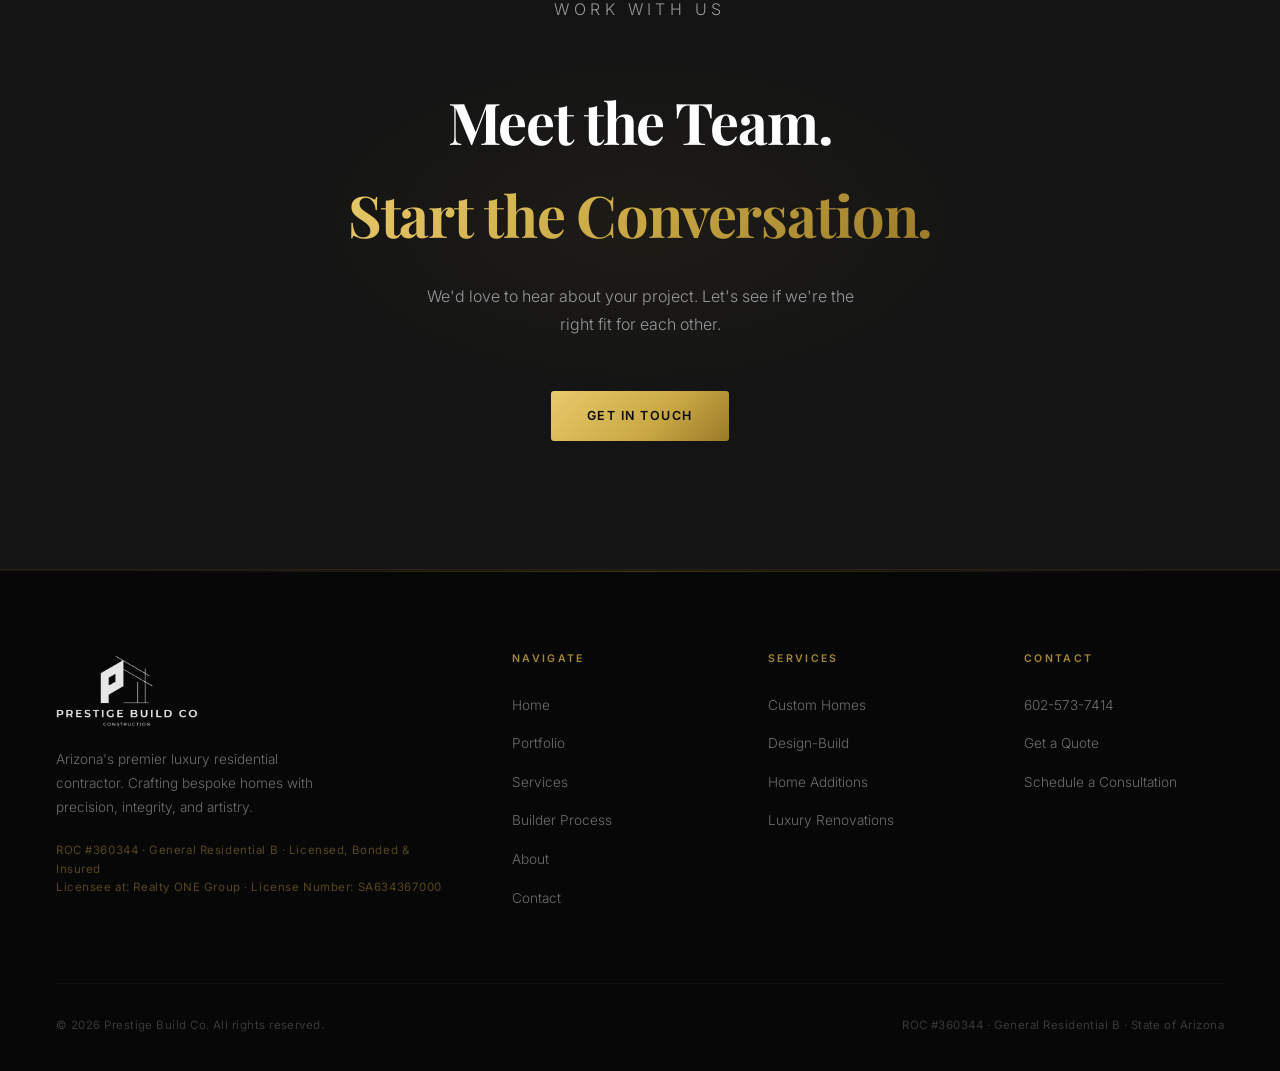
<file: about.html>
<!DOCTYPE html>
<html lang="en">
<head>
  <meta charset="UTF-8" />
  <meta name="viewport" content="width=device-width, initial-scale=1.0" />
  <title>About | Matthew &amp; Emily Juris | Prestige Build Co.</title>
  <meta name="description" content="Matthew Juris — 17 years in Arizona luxury real estate, now building the homes he knows buyers want. Emily Juris, Director of Interior Design. ROC #360344." />
  <link rel="canonical" href="https://one2threeone.github.io/prestige-build-co/about.html" />
  <meta name="robots" content="index, follow" />
  <!-- Open Graph -->
  <meta property="og:type" content="website" />
  <meta property="og:site_name" content="Prestige Build Co." />
  <meta property="og:title" content="About | Matthew &amp; Emily Juris | Prestige Build Co." />
  <meta property="og:description" content="Matthew Juris — 17 years in Arizona luxury real estate, now building the homes he knows discerning buyers want. Emily Juris, Director of Interior Design." />
  <meta property="og:url" content="https://one2threeone.github.io/prestige-build-co/about.html" />
  <meta property="og:image" content="https://one2threeone.github.io/prestige-build-co/Pegasus_AirPark_PrestigeBuildCoAZ.jpg" />
  <meta property="og:image:alt" content="Prestige Build Co. — Luxury Custom Home Kitchen" />
  <!-- Twitter Card -->
  <meta name="twitter:card" content="summary_large_image" />
  <meta name="twitter:title" content="About | Matthew &amp; Emily Juris | Prestige Build Co." />
  <meta name="twitter:description" content="Matthew Juris — 17 years in Arizona luxury real estate, now building the homes he knows buyers want. ROC #360344." />
  <meta name="twitter:image" content="https://one2threeone.github.io/prestige-build-co/Pegasus_AirPark_PrestigeBuildCoAZ.jpg" />
  <!-- Structured Data -->
  <script type="application/ld+json">
  {
    "@context": "https://schema.org",
    "@type": "Person",
    "name": "Matthew Juris",
    "jobTitle": "Founder & General Contractor",
    "worksFor": {
      "@type": "GeneralContractor",
      "name": "Prestige Build Co.",
      "url": "https://one2threeone.github.io/prestige-build-co/"
    },
    "email": "Matt@PrestigeBuildCo.com",
    "telephone": "+16025737414",
    "description": "17-year Arizona luxury real estate veteran and licensed general contractor. Founder of Prestige Build Co. ROC #360344."
  }
  </script>
  <link rel="preconnect" href="https://fonts.googleapis.com" />
  <link rel="preconnect" href="https://fonts.gstatic.com" crossorigin />
  <meta name="theme-color" content="#0a0a0a" />
  <script type="application/ld+json">
  {
    "@context": "https://schema.org",
    "@type": "BreadcrumbList",
    "itemListElement": [
      {"@type": "ListItem", "position": 1, "name": "Home", "item": "https://one2threeone.github.io/prestige-build-co/"},
      {"@type": "ListItem", "position": 2, "name": "About", "item": "https://one2threeone.github.io/prestige-build-co/about.html"}
    ]
  }
  </script>
  <link rel="stylesheet" href="styles.css" />
</head>
<body>

  <nav id="nav">
    <a href="index.html" class="nav-logo"><img src="prestige_build_co_icon.png" alt="Prestige Build Co." class="nav-logo-icon" /><span class="nav-logo-text"><span class="nav-logo-main">Prestige Build Co.</span><span class="nav-logo-sub">Construction</span></span></a>
    <ul class="nav-links" id="navLinks">
      <li><a href="index.html">Home</a></li>
      <li><a href="portfolio.html">Portfolio</a></li>
      <li><a href="services.html">Services</a></li>
      <li><a href="process.html">Process</a></li>
      <li><a href="about.html" class="active">About</a></li>
      <li><a href="contact.html" class="nav-cta">Contact</a></li>
    </ul>
    <button class="nav-toggle" id="navToggle" aria-label="Toggle navigation">
      <span></span><span></span><span></span>
    </button>
  </nav>

  <!-- PAGE HERO -->
  <div class="page-hero">
    <div class="page-hero-inner">
      <p class="section-label">Our Story</p>
      <h1>A Standard Built<br>on <span class="gold">Integrity</span></h1>
      <p>Prestige Build Co. was founded on a singular belief — that every client deserves a home built with the same care and precision as if it were our own.</p>
    </div>
  </div>

  <!-- STORY + PHOTO -->
  <div class="section">
    <div class="section-inner">
      <div class="grid-2" style="align-items:start; gap:80px;">
        <div class="fade-in">
          <div class="gold-line"></div>
          <h2 class="section-title" style="margin-bottom:24px;">Who We Are</h2>
          <p style="color:var(--gray-400); font-size:1rem; line-height:1.85; margin-bottom:24px;">Prestige Build Co. is a boutique Arizona luxury residential contractor founded by Matthew Juris — a licensed builder and 17-year veteran of the Arizona luxury real estate market. We specialize in fully custom homes built for clients who expect precision, transparency, and personal attention at every stage.</p>
          <p style="color:var(--gray-400); font-size:1rem; line-height:1.85; margin-bottom:24px;">We are deliberately selective about the projects we take on. That's not a limitation — it's a commitment. Every client works directly with Matthew. Every decision gets the same scrutiny. Every home is built as if it's the only one, because in that season, it very nearly is.</p>
          <p style="color:var(--gray-400); font-size:1rem; line-height:1.85;">What sets Prestige Build Co. apart isn't the number of homes we've built — it's the depth of knowledge we bring to every single one. Matthew's 17 years representing buyers and sellers of luxury Arizona homes means he understands resale, market expectations, and lasting value in ways most builders never will.</p>
        </div>
        <div class="fade-in">
          <div style="aspect-ratio:4/3; border-radius:12px; background:var(--black-card); border:1px solid rgba(201,168,68,0.12); display:flex; align-items:center; justify-content:center; padding:48px;">
            <img src="prestige_build_co_white_logo.png" alt="Prestige Build Co." style="width:100%; max-width:340px; height:auto; display:block;" />
          </div>
        </div>
      </div>
    </div>
  </div>

  <!-- QUALIFIER BIO -->
  <div class="section" style="background:var(--black-soft); border-top:1px solid rgba(255,255,255,0.04); border-bottom:1px solid rgba(255,255,255,0.04);">
    <div class="section-inner">
      <div class="grid-2" style="align-items:center; gap:80px;">
        <div class="fade-in">
          <img src="Matthew_Juris_Prestige_Build_Co.png" alt="Matthew Juris — Founder, Prestige Build Co." style="width:100%; max-width:420px; border-radius:12px; display:block;" />
        </div>
        <div class="fade-in">
          <p class="section-label">Founder &amp; Qualifying Party</p>
          <h2 class="section-title" style="margin-bottom:8px;">Matthew Juris</h2>
          <p style="color:var(--gold); font-size:0.8rem; letter-spacing:0.08em; text-transform:uppercase; font-weight:600; margin-bottom:28px; line-height:1.8;">General Residential Contractor · ROC #360344<br>Licensee at: Realty ONE Group · License Number: SA634367000</p>
          <p style="color:var(--gray-400); font-size:1rem; line-height:1.85; margin-bottom:20px;">Matthew spent 17 years as a licensed REALTOR® with Realty ONE Group — closing more than 120 transactions representing over $70 million in Arizona real estate — before earning his general contractor license and founding Prestige Build Co. That sequence was intentional. He wanted to understand the market deeply before he built for it.</p>
          <p style="color:var(--gray-400); font-size:1rem; line-height:1.85; margin-bottom:20px;">The result is a builder who approaches every project with a question most contractors never ask: <em style="color:rgba(255,255,255,0.75);">What will this home mean to its next owner?</em> From floor plan efficiency to finish selections that age beautifully, every decision is made with both the client's vision and long-term value in mind.</p>
          <p style="color:var(--gray-400); font-size:1rem; line-height:1.85;">"I didn't want to be a builder who figured it out as he went. I spent over a decade learning what luxury clients actually want — and now I build it."</p>
          <p style="margin-top:16px; font-size:0.82rem; color:var(--gold); letter-spacing:0.06em;">— Matthew Juris</p>
        </div>
      </div>
    </div>
  </div>

  <!-- EMILY JURIS -->
  <div class="section">
    <div class="section-inner">
      <div class="grid-2" style="align-items:center; gap:80px;">
        <div class="fade-in">
          <p class="section-label">Interior Design &amp; Luxury Interiors</p>
          <h2 class="section-title" style="margin-bottom:8px;">Emily Juris</h2>
          <p style="color:var(--gold); font-size:0.8rem; letter-spacing:0.08em; text-transform:uppercase; font-weight:600; margin-bottom:28px;">Director of Interior Design · Prestige Build Co.</p>
          <p style="color:var(--gray-400); font-size:1rem; line-height:1.85; margin-bottom:20px;">Emily Juris is the creative force behind the interior character of every Prestige Build Co. home. While Matthew ensures that the bones of a build are uncompromising, Emily ensures that what you see, feel, and experience inside the home is equally extraordinary.</p>
          <p style="color:var(--gray-400); font-size:1rem; line-height:1.85; margin-bottom:20px;">Her eye for proportion, material, and finish detail is what transforms a well-constructed house into a home that stops people in their tracks. From the flow of natural light to the weight of a cabinet pull, Emily's involvement elevates every project from impressive to unforgettable.</p>
          <p style="color:var(--gray-400); font-size:1rem; line-height:1.85; margin-bottom:32px;">The luxury feel that defines a Prestige Build Co. home — the warmth, the cohesion, the sense that every detail was considered — begins and ends with Emily.</p>
          <a href="mailto:Emily@PrestigeBuildCo.com" style="display:inline-flex; align-items:center; gap:10px; color:var(--gold); font-size:0.82rem; letter-spacing:0.06em; text-decoration:none; font-weight:500;">
            <svg width="15" height="15" viewBox="0 0 24 24" fill="none" stroke="currentColor" stroke-width="2"><path d="M4 4h16c1.1 0 2 .9 2 2v12c0 1.1-.9 2-2 2H4c-1.1 0-2-.9-2-2V6c0-1.1.9-2 2-2z"/><polyline points="22,6 12,13 2,6"/></svg>
            Emily@PrestigeBuildCo.com
          </a>
        </div>
        <div class="fade-in">
          <img src="Emily_Juris_Prestige_Build_Co.png" alt="Emily Juris — Director of Interior Design, Prestige Build Co." style="width:100%; max-width:420px; border-radius:12px; display:block;" />
        </div>
      </div>
    </div>
  </div>

  <!-- DUAL EXPERTISE -->
  <div class="section">
    <div class="section-inner">
      <div class="fade-in" style="margin-bottom:56px;">
        <p class="section-label">A Rare Combination</p>
        <h2 class="section-title">Builder. Agent.<br><span class="gold">Complete Advantage.</span></h2>
        <p class="section-sub">Matthew is one of the few professionals in Arizona who holds both an active general contractor license and a real estate license — giving clients a full-spectrum perspective that most can only piece together from multiple sources.</p>
      </div>
      <div class="grid-2 stagger" style="gap:24px;">

        <!-- Contractor Card -->
        <div class="fade-in" style="background:var(--black-card); border:1px solid rgba(201,168,68,0.15); border-radius:12px; padding:44px; position:relative; overflow:hidden;">
          <div style="position:absolute; top:0; left:0; right:0; height:2px; background:linear-gradient(90deg, var(--gold), var(--gold-dark));"></div>
          <p class="section-label" style="margin-bottom:18px;">Licensed Contractor</p>
          <h3 style="font-family:var(--font-serif); font-size:1.4rem; font-weight:600; margin-bottom:24px; letter-spacing:-0.01em;">Prestige Build Co.</h3>
          <div style="display:flex; flex-direction:column; gap:14px; margin-bottom:32px;">
            <div style="display:flex; justify-content:space-between; padding-bottom:14px; border-bottom:1px solid rgba(255,255,255,0.05);">
              <span style="font-size:0.75rem; letter-spacing:0.1em; text-transform:uppercase; color:var(--gray-600);">License</span>
              <span style="font-size:0.88rem; color:var(--white); font-weight:500;">ROC #360344</span>
            </div>
            <div style="display:flex; justify-content:space-between; padding-bottom:14px; border-bottom:1px solid rgba(255,255,255,0.05);">
              <span style="font-size:0.75rem; letter-spacing:0.1em; text-transform:uppercase; color:var(--gray-600);">Classification</span>
              <span style="font-size:0.88rem; color:var(--white); font-weight:500;">General Residential B</span>
            </div>
            <div style="display:flex; justify-content:space-between; padding-bottom:14px; border-bottom:1px solid rgba(255,255,255,0.05);">
              <span style="font-size:0.75rem; letter-spacing:0.1em; text-transform:uppercase; color:var(--gray-600);">Completed Projects</span>
              <span style="font-size:0.88rem; color:var(--gold); font-weight:600;">2</span>
            </div>
            <div style="display:flex; justify-content:space-between;">
              <span style="font-size:0.75rem; letter-spacing:0.1em; text-transform:uppercase; color:var(--gray-600);">Approach</span>
              <span style="font-size:0.88rem; color:var(--gold); font-weight:600;">Boutique · By Referral</span>
            </div>
          </div>
          <p style="font-size:0.88rem; color:var(--gray-400); line-height:1.75; font-weight:300;">Custom home construction, design-build, additions, and luxury renovations across the greater Phoenix area — with Matthew personally involved on every project.</p>
        </div>

        <!-- Real Estate Card -->
        <div class="fade-in" style="background:var(--black-card); border:1px solid rgba(201,168,68,0.15); border-radius:12px; padding:44px; position:relative; overflow:hidden;">
          <div style="position:absolute; top:0; left:0; right:0; height:2px; background:linear-gradient(90deg, var(--gold-dark), var(--gold));"></div>
          <p class="section-label" style="margin-bottom:18px;">Real Estate Licensee</p>
          <h3 style="font-family:var(--font-serif); font-size:1.4rem; font-weight:600; margin-bottom:24px; letter-spacing:-0.01em;">Realty ONE Group</h3>
          <div style="display:flex; flex-direction:column; gap:14px; margin-bottom:32px;">
            <div style="display:flex; justify-content:space-between; padding-bottom:14px; border-bottom:1px solid rgba(255,255,255,0.05);">
              <span style="font-size:0.75rem; letter-spacing:0.1em; text-transform:uppercase; color:var(--gray-600);">License Number</span>
              <span style="font-size:0.88rem; color:var(--white); font-weight:500;">SA634367000</span>
            </div>
            <div style="display:flex; justify-content:space-between; padding-bottom:14px; border-bottom:1px solid rgba(255,255,255,0.05);">
              <span style="font-size:0.75rem; letter-spacing:0.1em; text-transform:uppercase; color:var(--gray-600);">Experience</span>
              <span style="font-size:0.88rem; color:var(--white); font-weight:500;">17 Years</span>
            </div>
            <div style="display:flex; justify-content:space-between; padding-bottom:14px; border-bottom:1px solid rgba(255,255,255,0.05);">
              <span style="font-size:0.75rem; letter-spacing:0.1em; text-transform:uppercase; color:var(--gray-600);">Units Sold</span>
              <span style="font-size:0.88rem; color:var(--gold); font-weight:600;">120+</span>
            </div>
            <div style="display:flex; justify-content:space-between;">
              <span style="font-size:0.75rem; letter-spacing:0.1em; text-transform:uppercase; color:var(--gray-600);">Sales Volume</span>
              <span style="font-size:0.88rem; color:var(--gold); font-weight:600;">$70M+</span>
            </div>
          </div>
          <p style="font-size:0.88rem; color:var(--gray-400); line-height:1.75; font-weight:300;">17 years of Arizona real estate expertise means Matthew understands market value, buyer expectations, and resale potential — insight he brings to every build decision.</p>
        </div>

      </div>
    </div>
  </div>

  <!-- VALUES -->
  <div class="section">
    <div class="section-inner">
      <div class="fade-in" style="margin-bottom:56px;">
        <p class="section-label">What We Stand For</p>
        <h2 class="section-title">Our Core Values</h2>
      </div>
      <div class="grid-4 stagger">
        <div class="value-card fade-in">
          <p class="section-label" style="margin-bottom:12px;">Precision</p>
          <h3>No Detail Too Small</h3>
          <p style="font-size:0.9rem; color:var(--gray-400); line-height:1.72; margin-top:10px;">We are methodical and deliberate in everything we do. The quality of a Prestige home lives in the details that others overlook.</p>
        </div>
        <div class="value-card fade-in">
          <p class="section-label" style="margin-bottom:12px;">Integrity</p>
          <h3>Always Honest</h3>
          <p style="font-size:0.9rem; color:var(--gray-400); line-height:1.72; margin-top:10px;">We tell you the truth about timelines, budgets, and challenges — even when it's not what you want to hear. Trust is built before the first shovel breaks ground.</p>
        </div>
        <div class="value-card fade-in">
          <p class="section-label" style="margin-bottom:12px;">Artistry</p>
          <h3>Beyond the Blueprint</h3>
          <p style="font-size:0.9rem; color:var(--gray-400); line-height:1.72; margin-top:10px;">Construction is a craft. We approach every project with the mindset of a maker — seeking not just compliance, but beauty in form and function.</p>
        </div>
        <div class="value-card fade-in">
          <p class="section-label" style="margin-bottom:12px;">Accountability</p>
          <h3>We Own It</h3>
          <p style="font-size:0.9rem; color:var(--gray-400); line-height:1.72; margin-top:10px;">When challenges arise — and they always do — we own the problem and solve it. Our clients never wonder where we stand or who's responsible.</p>
        </div>
      </div>
    </div>
  </div>

  <!-- CTA -->
  <div class="cta-section fade-in">
    <p class="section-label">Work With Us</p>
    <h2>Meet the Team.<br><span class="gold">Start the Conversation.</span></h2>
    <p>We'd love to hear about your project. Let's see if we're the right fit for each other.</p>
    <a href="contact.html" class="btn btn-gold">Get in Touch</a>
  </div>

  <!-- FOOTER -->
  <footer>
    <div class="footer-inner">
      <div>
        <img src="prestige_build_co_white_logo.png" alt="Prestige Build Co." style="height:80px; width:auto; display:block; margin-bottom:16px; opacity:0.9;" />
        <p class="footer-desc">Arizona's premier luxury residential contractor. Crafting bespoke homes with precision, integrity, and artistry.</p>
        <p class="footer-roc">ROC #360344 · General Residential B · Licensed, Bonded &amp; Insured<br>Licensee at: Realty ONE Group · License Number: SA634367000</p>
      </div>
      <div class="footer-col">
        <h4>Navigate</h4>
        <ul>
          <li><a href="index.html">Home</a></li>
          <li><a href="portfolio.html">Portfolio</a></li>
          <li><a href="services.html">Services</a></li>
          <li><a href="process.html">Builder Process</a></li>
          <li><a href="about.html">About</a></li>
          <li><a href="contact.html">Contact</a></li>
        </ul>
      </div>
      <div class="footer-col">
        <h4>Services</h4>
        <ul>
          <li><a href="services.html">Custom Homes</a></li>
          <li><a href="services.html">Design-Build</a></li>
          <li><a href="services.html">Home Additions</a></li>
          <li><a href="services.html">Luxury Renovations</a></li>
        </ul>
      </div>
      <div class="footer-col">
        <h4>Contact</h4>
        <ul>
          <li><a href="tel:6025737414">602-573-7414</a></li>
          <li><a href="contact.html">Get a Quote</a></li>
          <li><a href="contact.html">Schedule a Consultation</a></li>
        </ul>
      </div>
    </div>
    <div class="footer-bottom">
      <span>© 2026 Prestige Build Co. All rights reserved.</span>
      <span>ROC #360344 · General Residential B · State of Arizona</span>
    </div>
  </footer>

  <script src="main.js"></script>
</body>
</html>
</file>
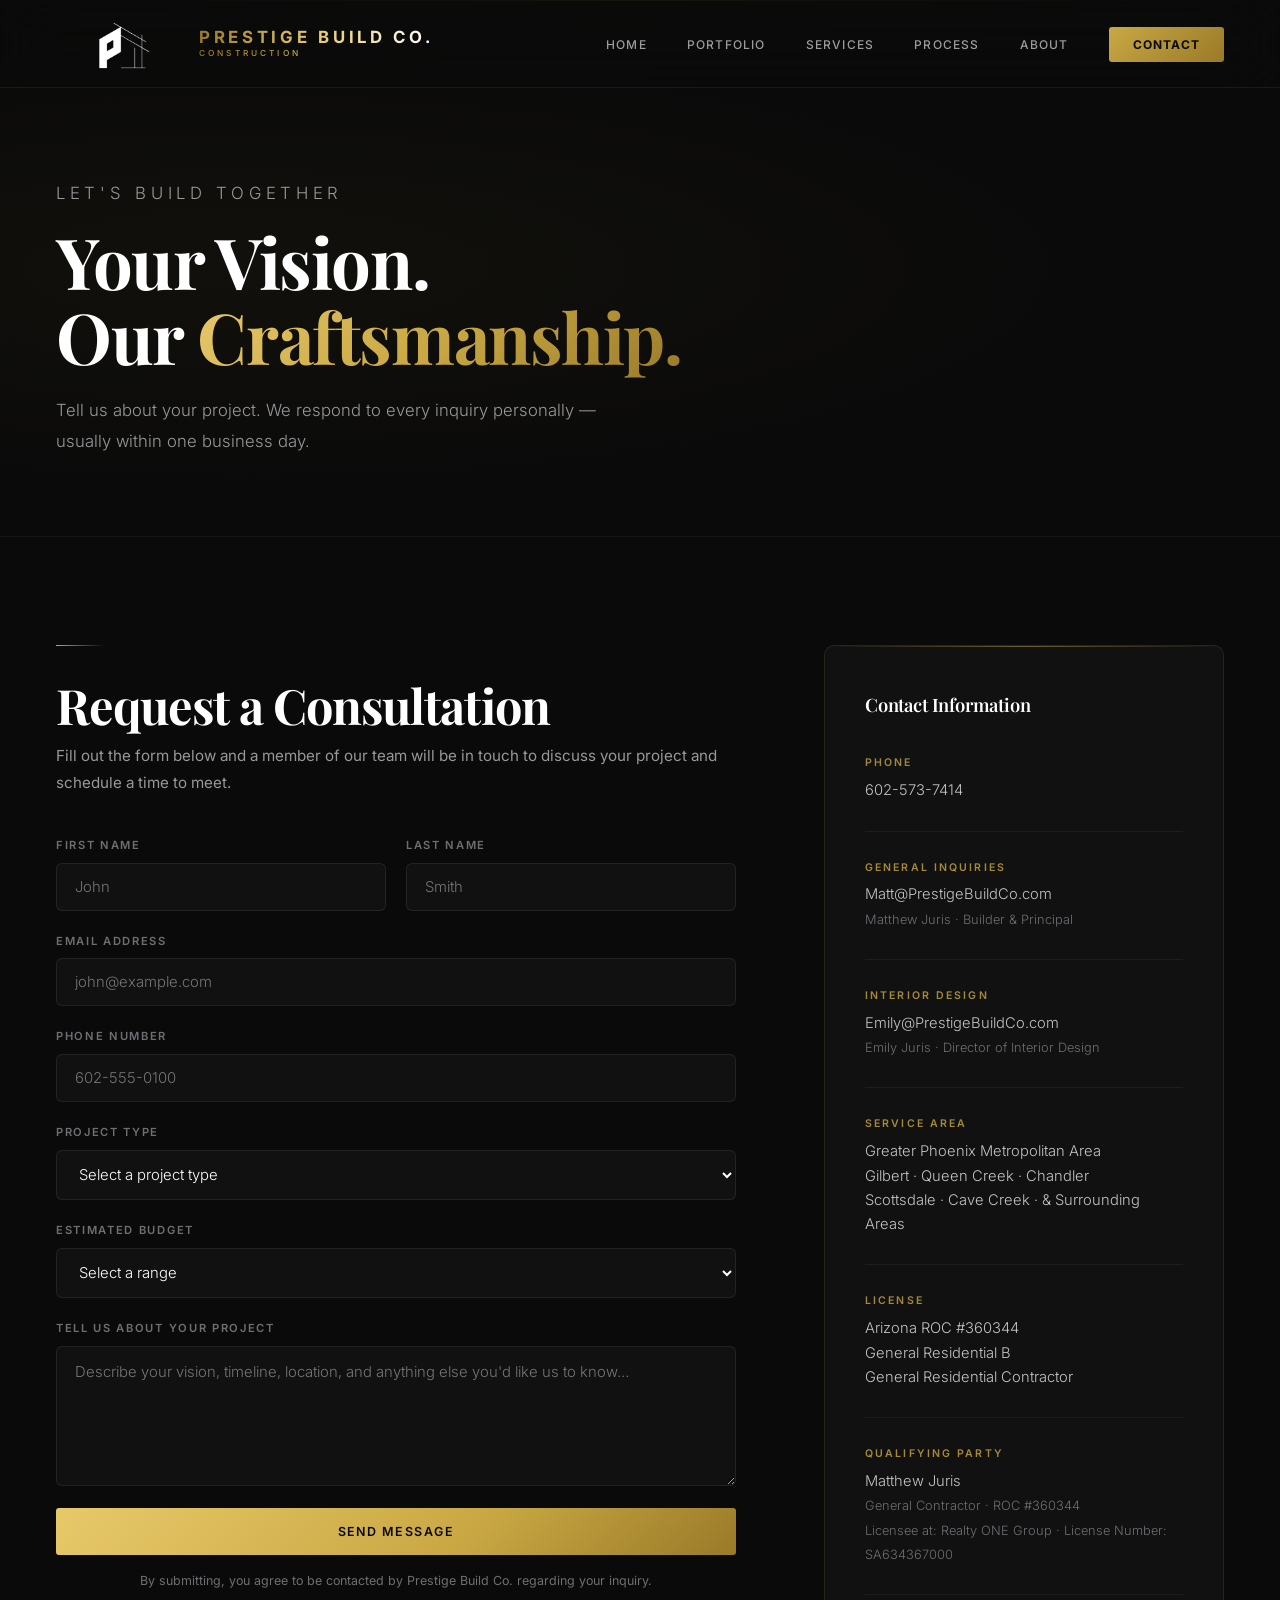
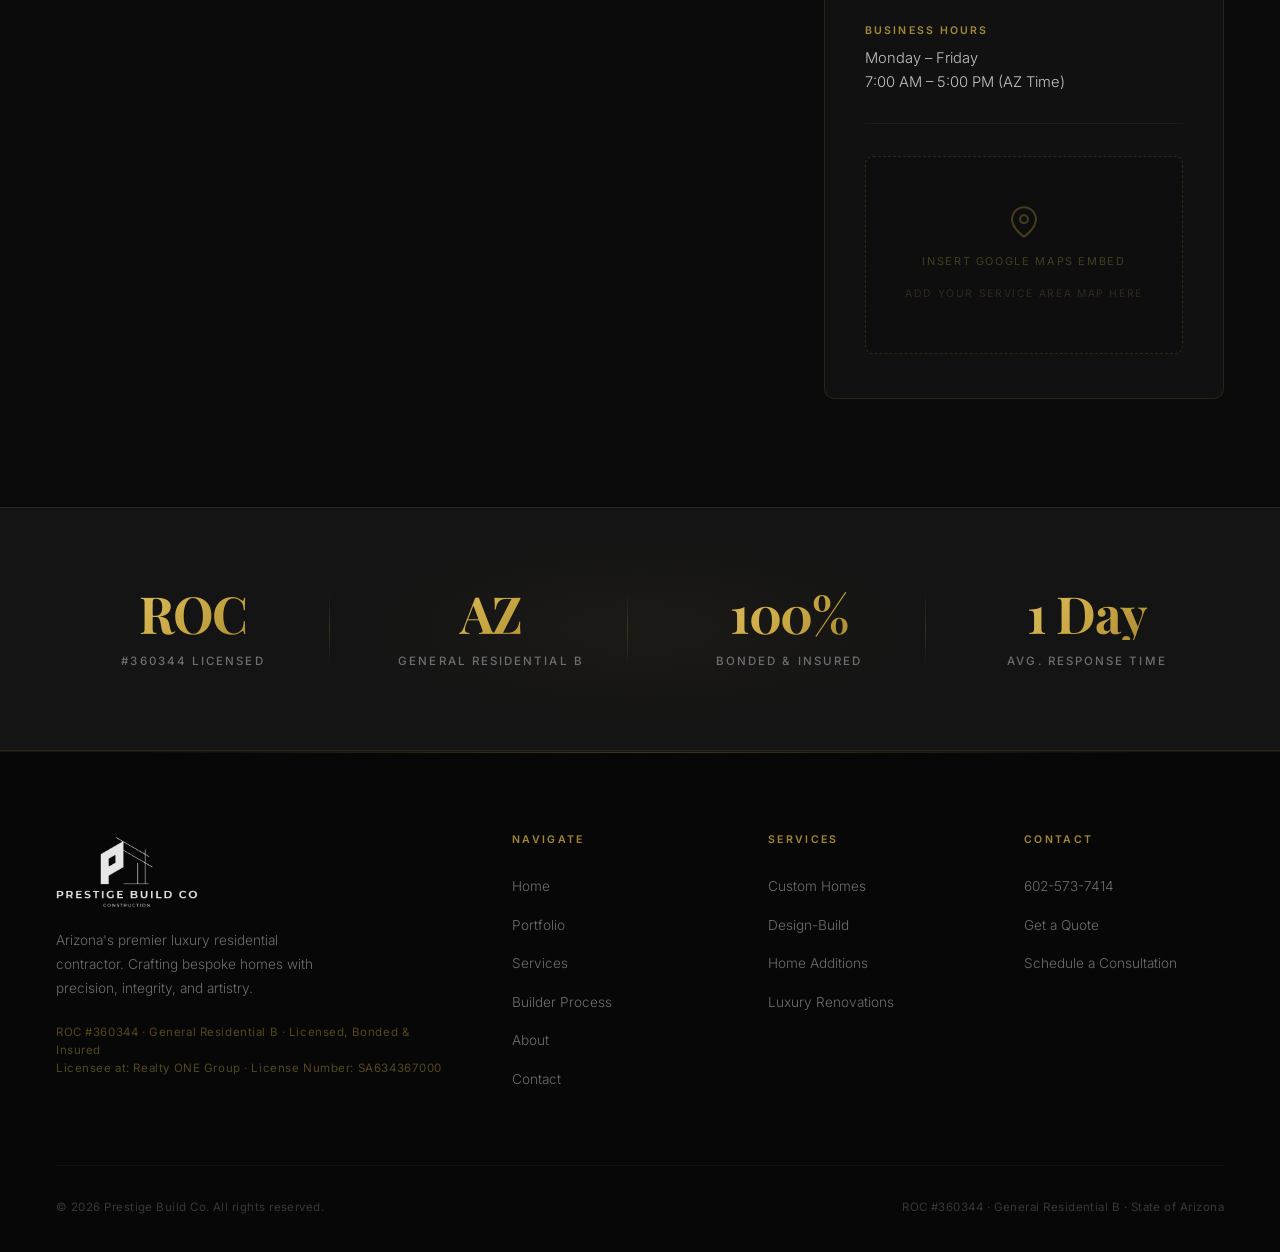
<file: contact.html>
<!DOCTYPE html>
<html lang="en">
<head>
  <meta charset="UTF-8" />
  <meta name="viewport" content="width=device-width, initial-scale=1.0" />
  <title>Contact | 602-573-7414 | Prestige Build Co. Arizona</title>
  <meta name="description" content="Contact Prestige Build Co. to discuss your luxury home project. Call 602-573-7414 or request a consultation. Serving Gilbert, Queen Creek &amp; Phoenix metro, AZ." />
  <link rel="canonical" href="https://one2threeone.github.io/prestige-build-co/contact.html" />
  <meta name="robots" content="index, follow" />
  <!-- Open Graph -->
  <meta property="og:type" content="website" />
  <meta property="og:site_name" content="Prestige Build Co." />
  <meta property="og:title" content="Contact | 602-573-7414 | Prestige Build Co. Arizona" />
  <meta property="og:description" content="Contact Prestige Build Co. to start your luxury custom home. Call 602-573-7414 or request a consultation. Serving Gilbert, Queen Creek &amp; Phoenix metro." />
  <meta property="og:url" content="https://one2threeone.github.io/prestige-build-co/contact.html" />
  <meta property="og:image" content="https://one2threeone.github.io/prestige-build-co/Pegasus_AirPark_PrestigeBuildCoAZ.jpg" />
  <meta property="og:image:alt" content="Prestige Build Co. — Luxury Custom Home Kitchen" />
  <!-- Twitter Card -->
  <meta name="twitter:card" content="summary_large_image" />
  <meta name="twitter:title" content="Contact | 602-573-7414 | Prestige Build Co. Arizona" />
  <meta name="twitter:description" content="Start your luxury custom home with Prestige Build Co. Call 602-573-7414. Serving Gilbert, Queen Creek &amp; Phoenix metro, AZ. ROC #360344." />
  <meta name="twitter:image" content="https://one2threeone.github.io/prestige-build-co/Pegasus_AirPark_PrestigeBuildCoAZ.jpg" />
  <!-- Structured Data -->
  <script type="application/ld+json">
  {
    "@context": "https://schema.org",
    "@type": "GeneralContractor",
    "name": "Prestige Build Co.",
    "telephone": "+16025737414",
    "email": "Matt@PrestigeBuildCo.com",
    "url": "https://one2threeone.github.io/prestige-build-co/",
    "address": {
      "@type": "PostalAddress",
      "addressRegion": "AZ",
      "addressCountry": "US"
    },
    "openingHoursSpecification": {
      "@type": "OpeningHoursSpecification",
      "dayOfWeek": ["Monday","Tuesday","Wednesday","Thursday","Friday"],
      "opens": "07:00",
      "closes": "17:00"
    },
    "contactPoint": {
      "@type": "ContactPoint",
      "telephone": "+16025737414",
      "contactType": "sales",
      "areaServed": "AZ",
      "availableLanguage": "English"
    }
  }
  </script>
  <link rel="preconnect" href="https://fonts.googleapis.com" />
  <link rel="preconnect" href="https://fonts.gstatic.com" crossorigin />
  <meta name="theme-color" content="#0a0a0a" />
  <script type="application/ld+json">
  {
    "@context": "https://schema.org",
    "@type": "BreadcrumbList",
    "itemListElement": [
      {"@type": "ListItem", "position": 1, "name": "Home", "item": "https://one2threeone.github.io/prestige-build-co/"},
      {"@type": "ListItem", "position": 2, "name": "Contact", "item": "https://one2threeone.github.io/prestige-build-co/contact.html"}
    ]
  }
  </script>
  <link rel="stylesheet" href="styles.css" />
</head>
<body>

  <nav id="nav">
    <a href="index.html" class="nav-logo"><img src="prestige_build_co_icon.png" alt="Prestige Build Co." class="nav-logo-icon" /><span class="nav-logo-text"><span class="nav-logo-main">Prestige Build Co.</span><span class="nav-logo-sub">Construction</span></span></a>
    <ul class="nav-links" id="navLinks">
      <li><a href="index.html">Home</a></li>
      <li><a href="portfolio.html">Portfolio</a></li>
      <li><a href="services.html">Services</a></li>
      <li><a href="process.html">Process</a></li>
      <li><a href="about.html">About</a></li>
      <li><a href="contact.html" class="nav-cta active">Contact</a></li>
    </ul>
    <button class="nav-toggle" id="navToggle" aria-label="Toggle navigation">
      <span></span><span></span><span></span>
    </button>
  </nav>

  <!-- PAGE HERO -->
  <div class="page-hero">
    <div class="page-hero-inner">
      <p class="section-label">Let's Build Together</p>
      <h1>Your Vision.<br>Our <span class="gold">Craftsmanship.</span></h1>
      <p>Tell us about your project. We respond to every inquiry personally — usually within one business day.</p>
    </div>
  </div>

  <!-- CONTACT CONTENT -->
  <div class="section">
    <div class="section-inner">
      <div class="contact-grid">

        <!-- FORM -->
        <div class="fade-in">
          <div class="gold-line"></div>
          <h2 class="section-title" style="margin-bottom:12px;">Request a Consultation</h2>
          <p style="color:var(--gray-400); font-size:0.95rem; line-height:1.75; margin-bottom:40px;">Fill out the form below and a member of our team will be in touch to discuss your project and schedule a time to meet.</p>

          <form id="contactForm">
            <div class="grid-2" style="gap:20px;">
              <div class="form-group">
                <label for="firstName">First Name</label>
                <input type="text" id="firstName" name="firstName" placeholder="John" required />
              </div>
              <div class="form-group">
                <label for="lastName">Last Name</label>
                <input type="text" id="lastName" name="lastName" placeholder="Smith" required />
              </div>
            </div>

            <div class="form-group">
              <label for="email">Email Address</label>
              <input type="email" id="email" name="email" placeholder="john@example.com" required />
            </div>

            <div class="form-group">
              <label for="phone">Phone Number</label>
              <input type="tel" id="phone" name="phone" placeholder="602-555-0100" />
            </div>

            <div class="form-group">
              <label for="projectType">Project Type</label>
              <select id="projectType" name="projectType">
                <option value="" disabled selected>Select a project type</option>
                <option>Custom Home — New Construction</option>
                <option>Design-Build</option>
                <option>Home Addition</option>
                <option>Luxury Renovation</option>
                <option>Pre-Construction Consulting</option>
                <option>Other / Not Sure Yet</option>
              </select>
            </div>

            <div class="form-group">
              <label for="budget">Estimated Budget</label>
              <select id="budget" name="budget">
                <option value="" disabled selected>Select a range</option>
                <option>Under $500,000</option>
                <option>$500,000 – $1,000,000</option>
                <option>$1,000,000 – $2,000,000</option>
                <option>$2,000,000 – $5,000,000</option>
                <option>$5,000,000+</option>
                <option>Not sure yet</option>
              </select>
            </div>

            <div class="form-group">
              <label for="message">Tell Us About Your Project</label>
              <textarea id="message" name="message" placeholder="Describe your vision, timeline, location, and anything else you'd like us to know…"></textarea>
            </div>

            <button type="submit" class="btn btn-gold" style="width:100%; text-align:center; padding:16px;">
              Send Message
            </button>

            <p style="margin-top:16px; font-size:0.78rem; color:var(--gray-600); text-align:center;">
              <!-- TODO: Wire to Formspree, Netlify Forms, or your preferred form handler -->
              By submitting, you agree to be contacted by Prestige Build Co. regarding your inquiry.
            </p>
          </form>
        </div>

        <!-- CONTACT INFO CARD -->
        <div class="fade-in">
          <div class="contact-info-card">
            <h3>Contact Information</h3>

            <div class="info-row">
              <p class="info-label">Phone</p>
              <p class="info-value"><a href="tel:6025737414">602-573-7414</a></p>
            </div>

            <div class="info-row">
              <p class="info-label">General Inquiries</p>
              <p class="info-value">
                <a href="mailto:Matt@PrestigeBuildCo.com">Matt@PrestigeBuildCo.com</a><br>
                <span style="font-size:0.8rem; color:var(--gray-600);">Matthew Juris · Builder &amp; Principal</span>
              </p>
            </div>

            <div class="info-row">
              <p class="info-label">Interior Design</p>
              <p class="info-value">
                <a href="mailto:Emily@PrestigeBuildCo.com">Emily@PrestigeBuildCo.com</a><br>
                <span style="font-size:0.8rem; color:var(--gray-600);">Emily Juris · Director of Interior Design</span>
              </p>
            </div>

            <div class="info-row">
              <p class="info-label">Service Area</p>
              <p class="info-value">Greater Phoenix Metropolitan Area<br>Gilbert · Queen Creek · Chandler<br>Scottsdale · Cave Creek · &amp; Surrounding Areas</p>
            </div>

            <div class="info-row">
              <p class="info-label">License</p>
              <p class="info-value">Arizona ROC #360344<br>General Residential B<br>General Residential Contractor</p>
            </div>

            <div class="info-row">
              <p class="info-label">Qualifying Party</p>
              <p class="info-value">Matthew Juris<br>
                <span style="font-size:0.8rem; color:var(--gray-600);">General Contractor · ROC #360344</span><br>
                <span style="font-size:0.8rem; color:var(--gray-600);">Licensee at: Realty ONE Group · License Number: SA634367000</span>
              </p>
            </div>

            <div class="info-row">
              <p class="info-label">Business Hours</p>
              <p class="info-value">Monday – Friday<br>7:00 AM – 5:00 PM (AZ Time)</p>
            </div>

            <!-- INSERT MAP EMBED -->
            <div class="media-ph" style="aspect-ratio:16/10; border-radius:8px; margin-top:32px;">
              <svg width="32" height="32" viewBox="0 0 24 24" fill="none" stroke="currentColor" stroke-width="1.5"><path d="M21 10c0 7-9 13-9 13s-9-6-9-13a9 9 0 0 1 18 0z"/><circle cx="12" cy="10" r="3"/></svg>
              Insert Google Maps Embed<br><span style="font-size:0.65rem; opacity:0.6;">Add your service area map here</span>
            </div>
          </div>
        </div>

      </div>
    </div>
  </div>

  <!-- TRUST BAR -->
  <div class="stats-strip">
    <div class="stats-grid stagger">
      <div class="stat-item fade-in">
        <div class="stat-number">ROC</div>
        <div class="stat-label">#360344 Licensed</div>
      </div>
      <div class="stat-item fade-in">
        <div class="stat-number">AZ</div>
        <div class="stat-label">General Residential B</div>
      </div>
      <div class="stat-item fade-in">
        <div class="stat-number">100%</div>
        <div class="stat-label">Bonded &amp; Insured</div>
      </div>
      <div class="stat-item fade-in">
        <div class="stat-number">1 Day</div>
        <div class="stat-label">Avg. Response Time</div>
      </div>
    </div>
  </div>

  <!-- FOOTER -->
  <footer>
    <div class="footer-inner">
      <div>
        <img src="prestige_build_co_white_logo.png" alt="Prestige Build Co." style="height:80px; width:auto; display:block; margin-bottom:16px; opacity:0.9;" />
        <p class="footer-desc">Arizona's premier luxury residential contractor. Crafting bespoke homes with precision, integrity, and artistry.</p>
        <p class="footer-roc">ROC #360344 · General Residential B · Licensed, Bonded &amp; Insured<br>Licensee at: Realty ONE Group · License Number: SA634367000</p>
      </div>
      <div class="footer-col">
        <h4>Navigate</h4>
        <ul>
          <li><a href="index.html">Home</a></li>
          <li><a href="portfolio.html">Portfolio</a></li>
          <li><a href="services.html">Services</a></li>
          <li><a href="process.html">Builder Process</a></li>
          <li><a href="about.html">About</a></li>
          <li><a href="contact.html">Contact</a></li>
        </ul>
      </div>
      <div class="footer-col">
        <h4>Services</h4>
        <ul>
          <li><a href="services.html">Custom Homes</a></li>
          <li><a href="services.html">Design-Build</a></li>
          <li><a href="services.html">Home Additions</a></li>
          <li><a href="services.html">Luxury Renovations</a></li>
        </ul>
      </div>
      <div class="footer-col">
        <h4>Contact</h4>
        <ul>
          <li><a href="tel:6025737414">602-573-7414</a></li>
          <li><a href="contact.html">Get a Quote</a></li>
          <li><a href="contact.html">Schedule a Consultation</a></li>
        </ul>
      </div>
    </div>
    <div class="footer-bottom">
      <span>© 2026 Prestige Build Co. All rights reserved.</span>
      <span>ROC #360344 · General Residential B · State of Arizona</span>
    </div>
  </footer>

  <script src="main.js"></script>
</body>
</html>
</file>
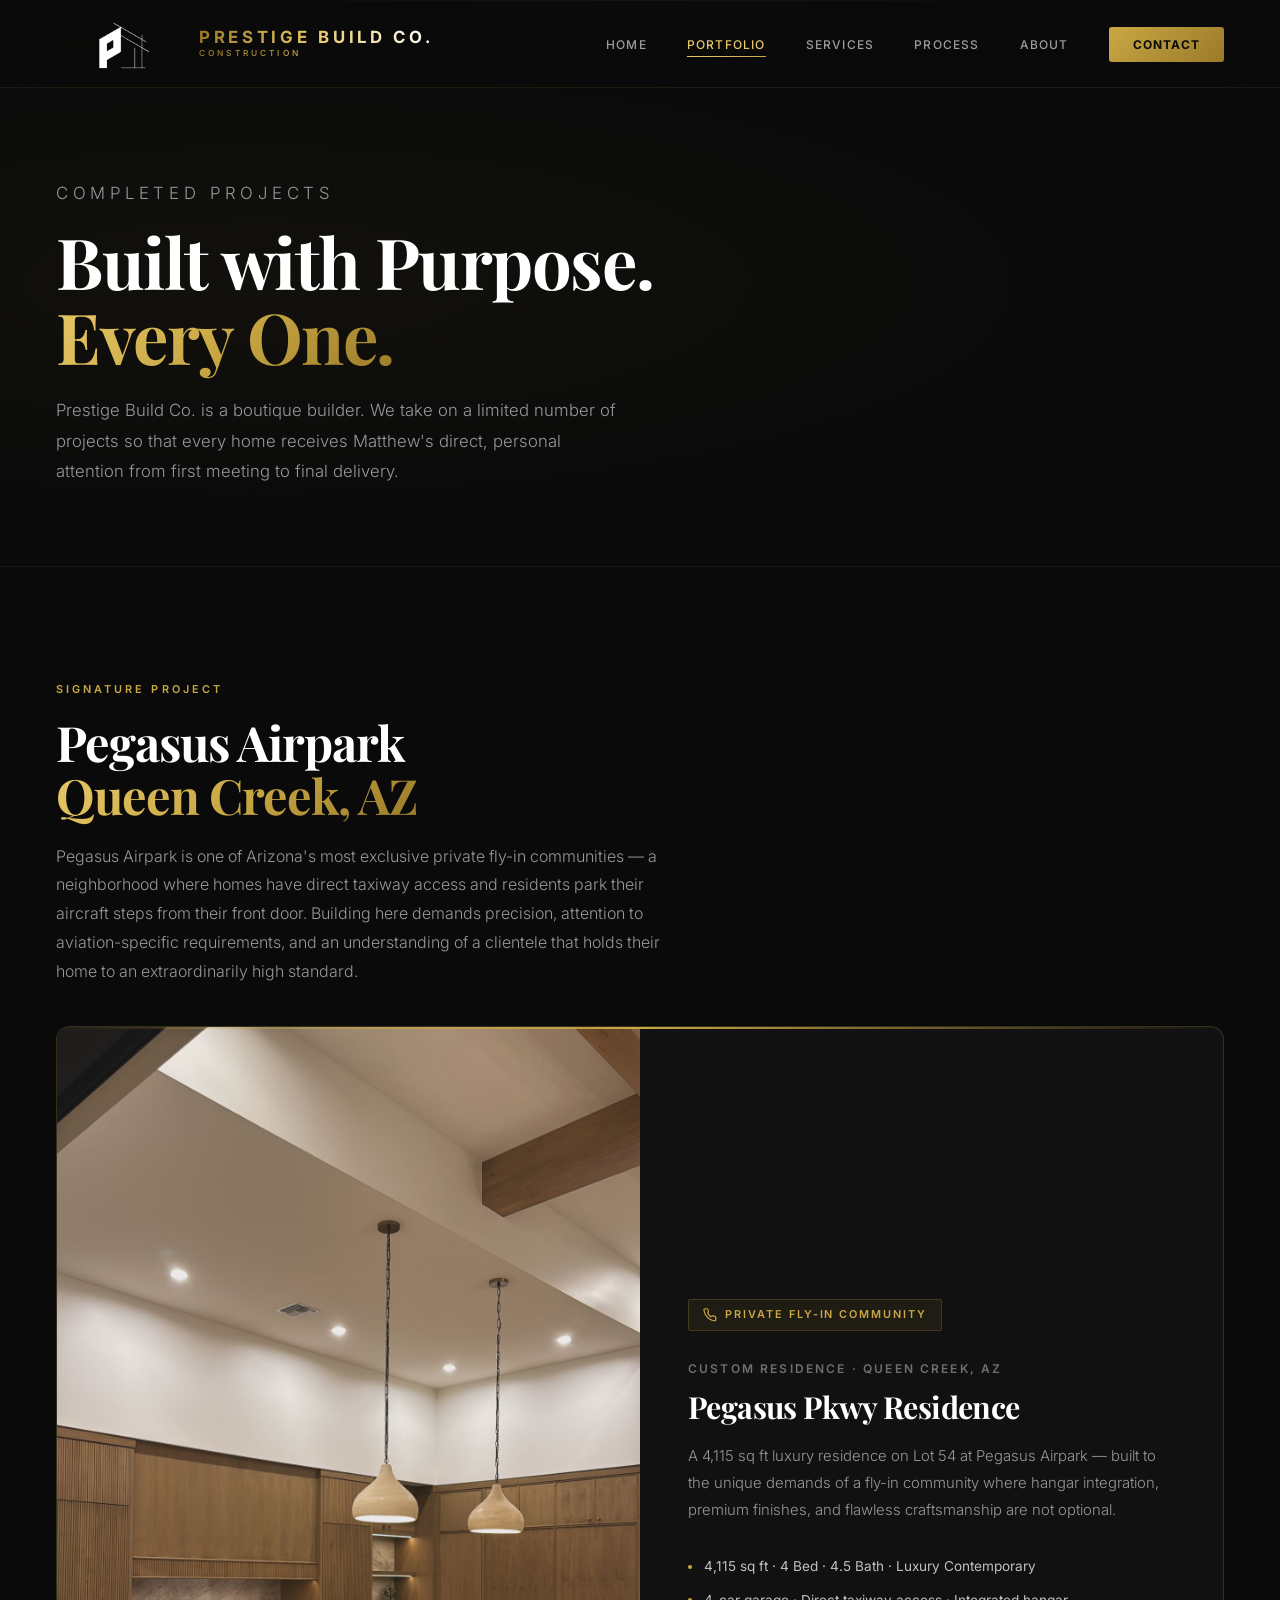
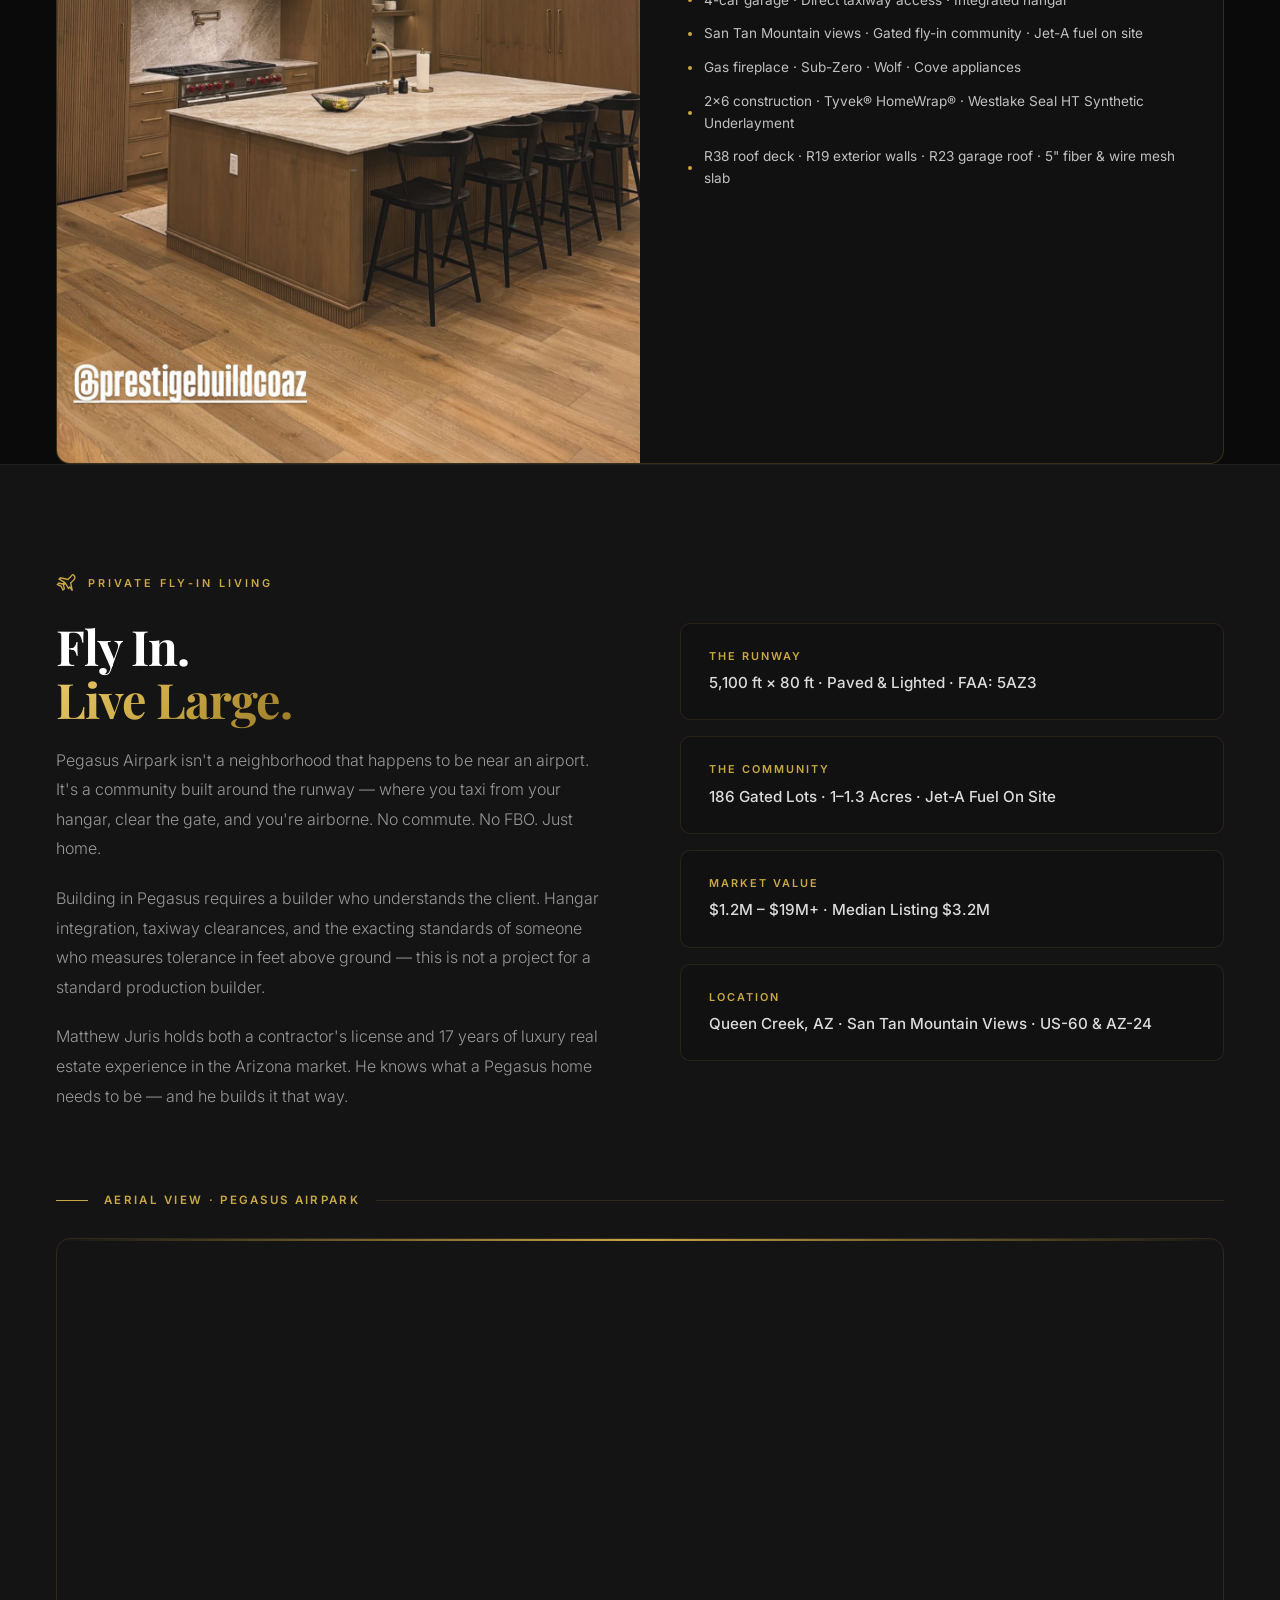
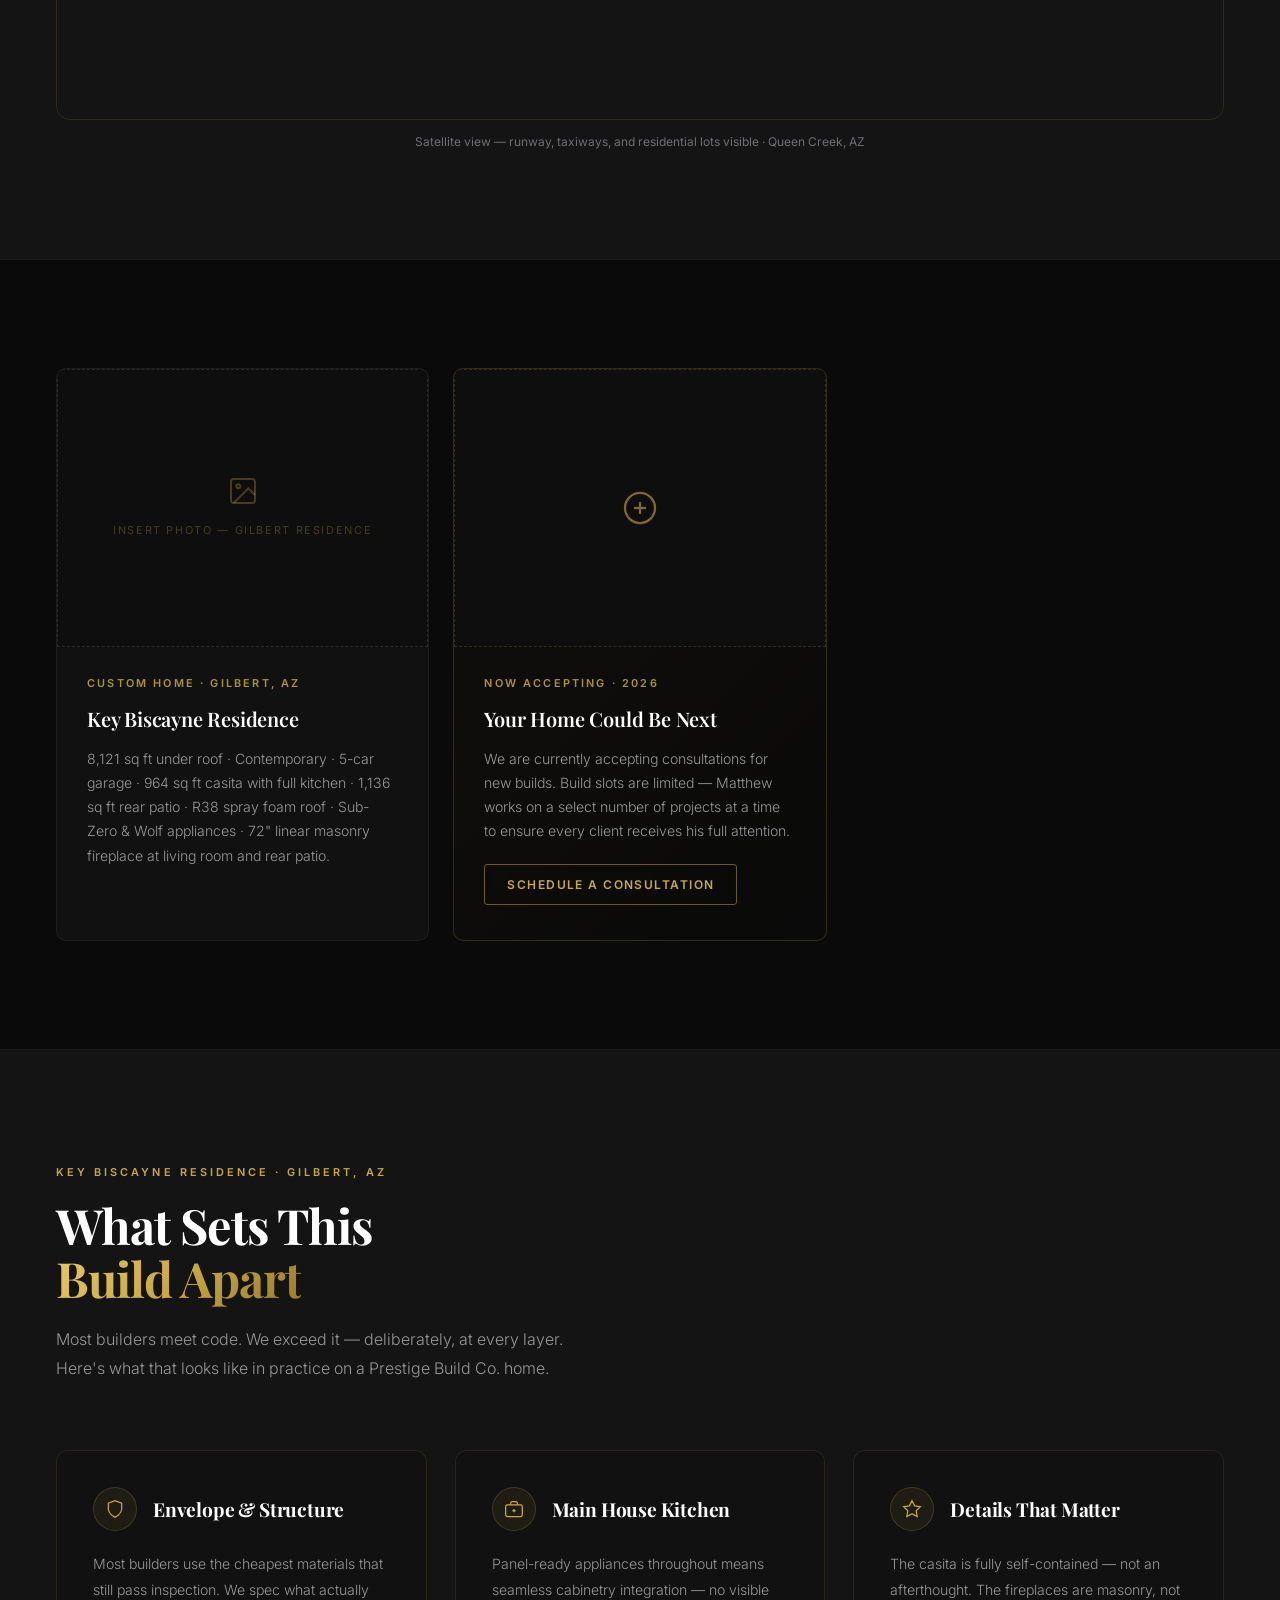
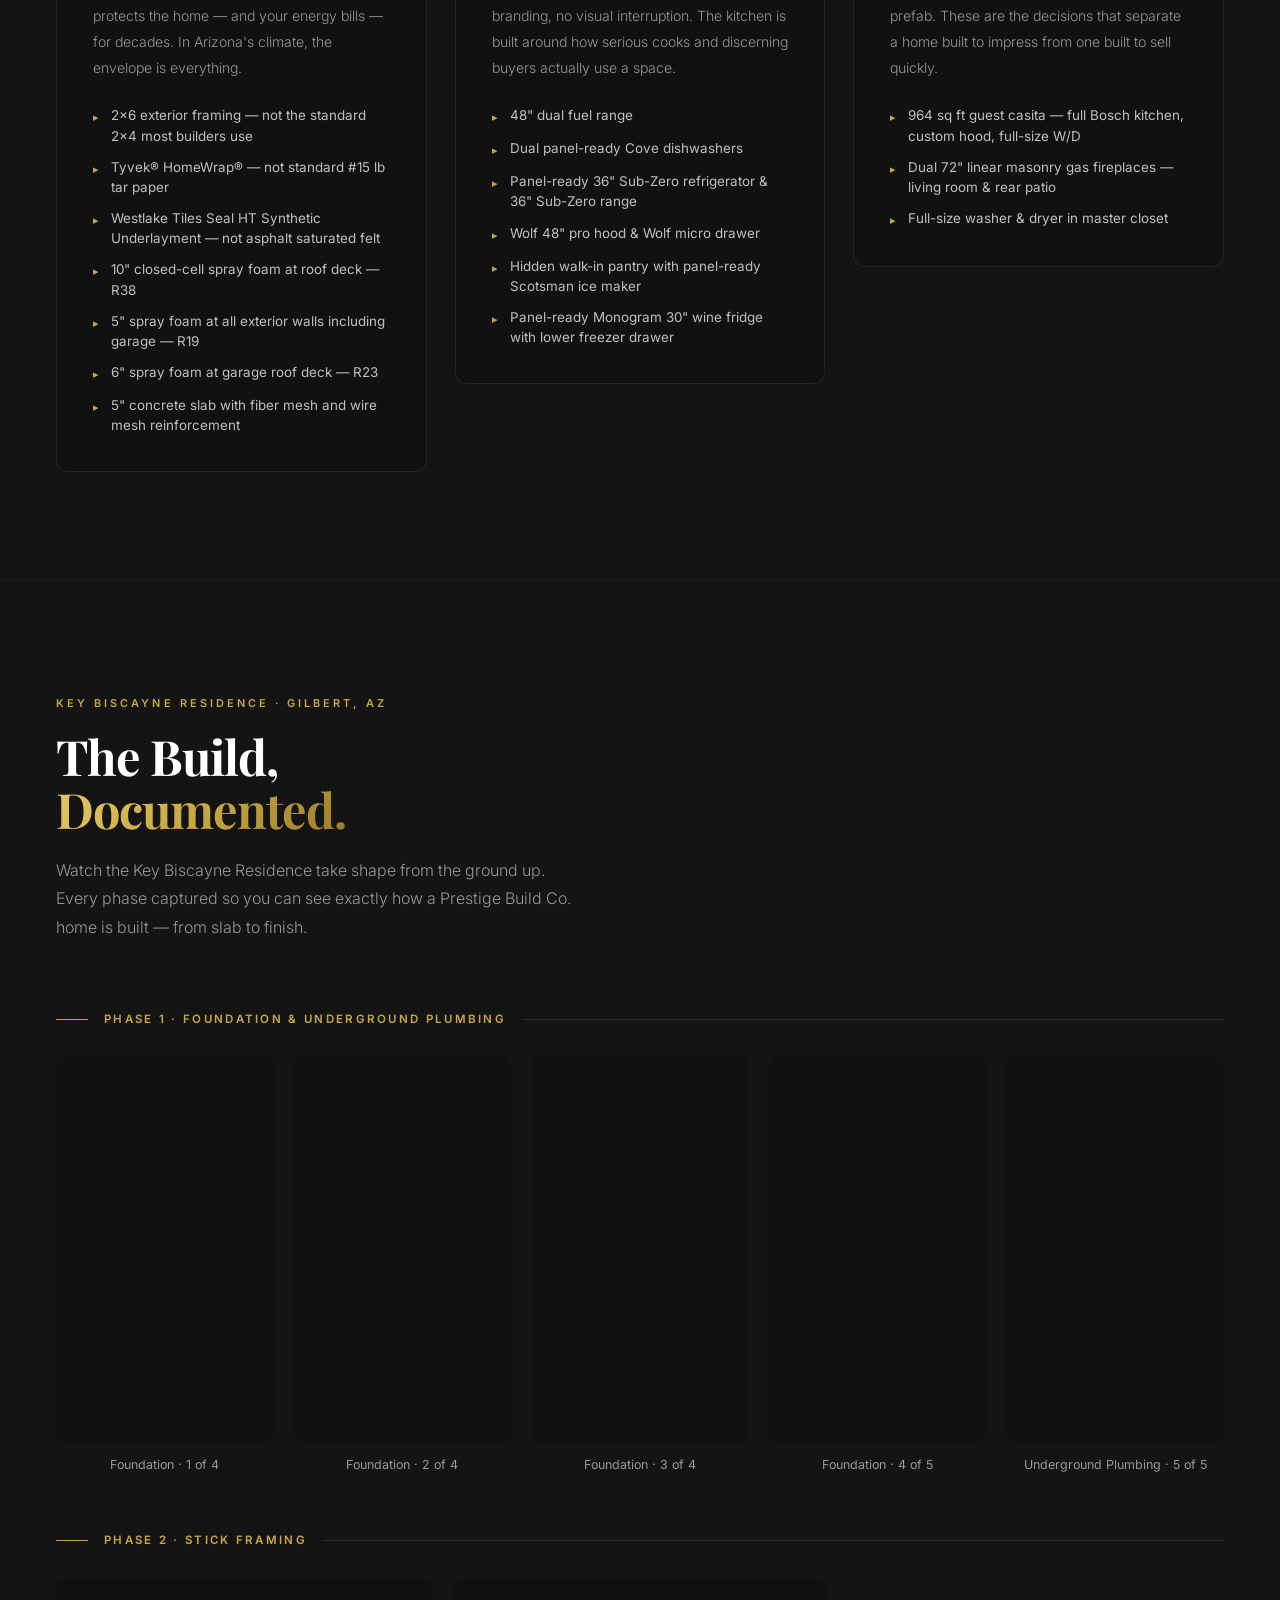
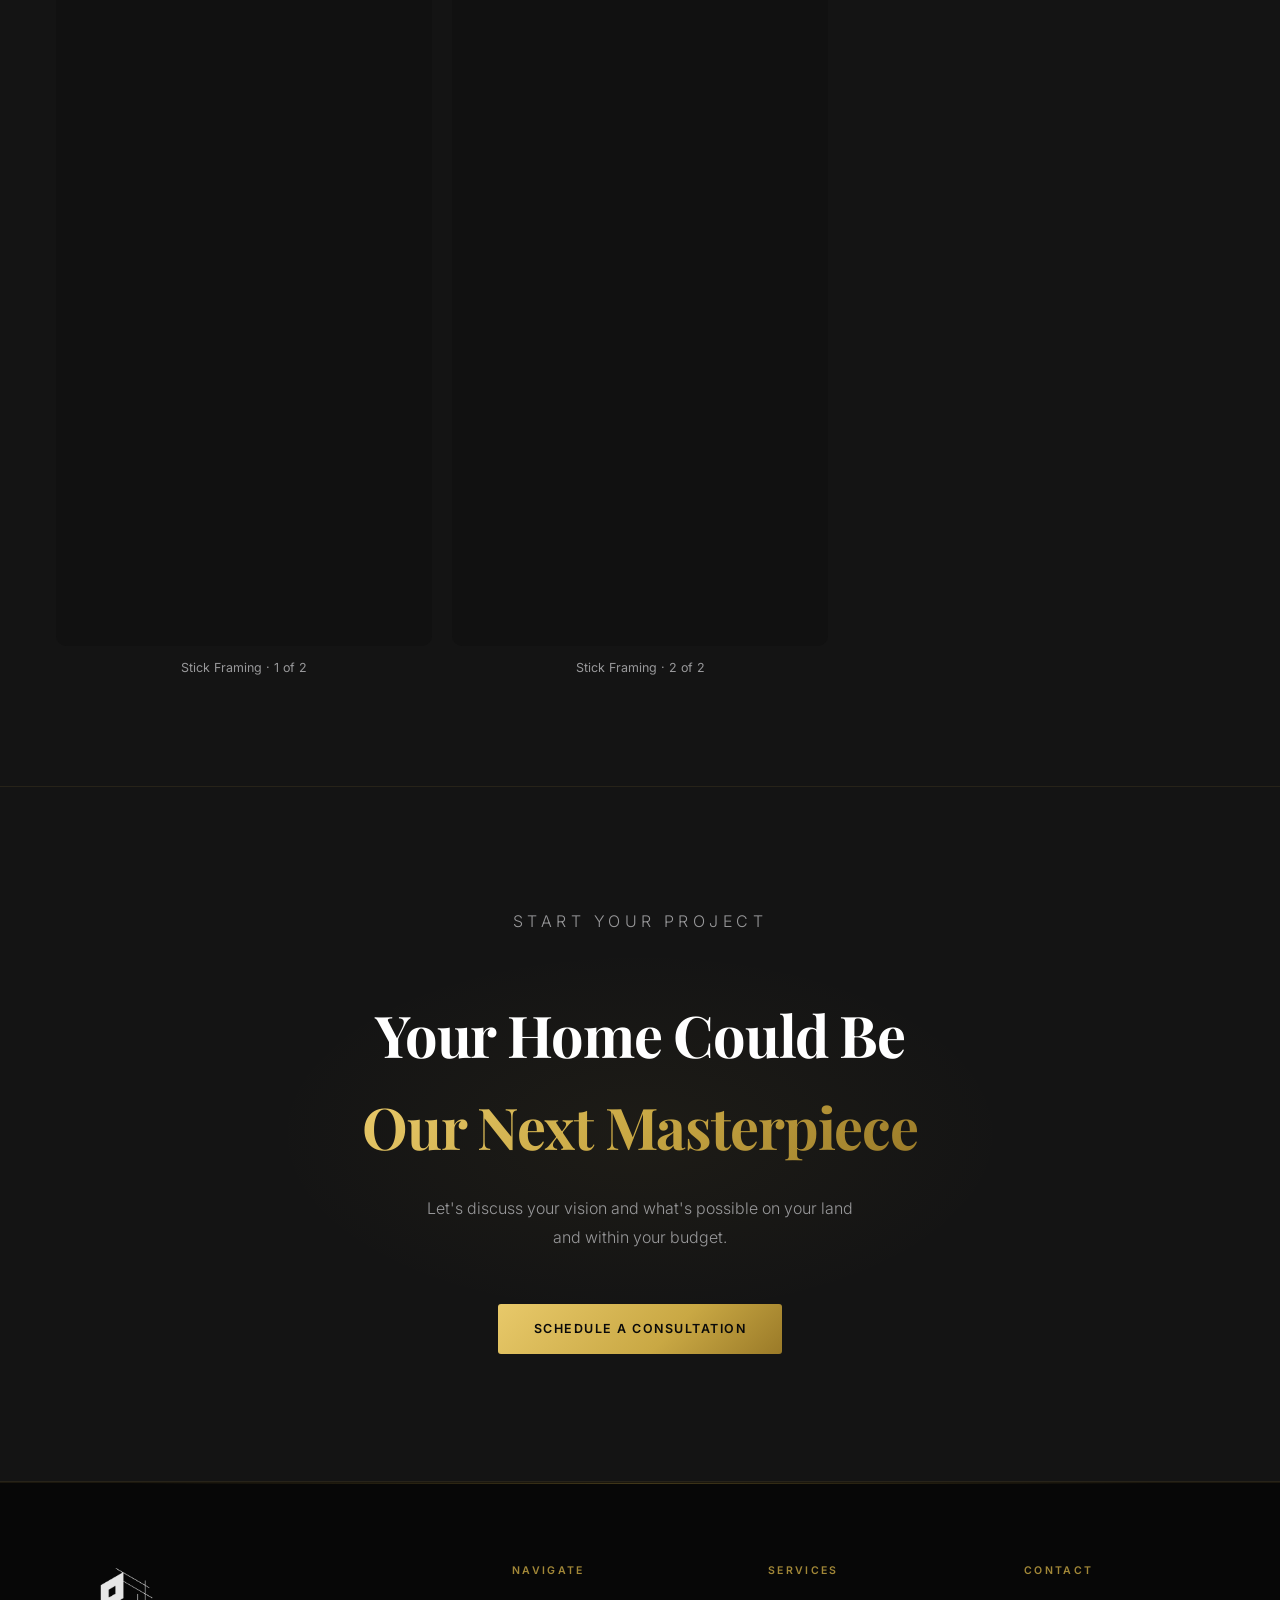
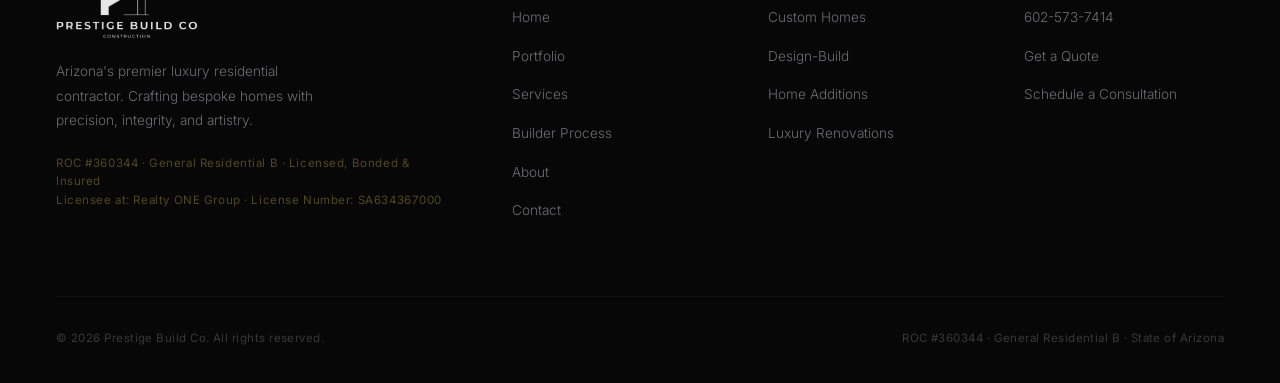
<file: portfolio.html>
<!DOCTYPE html>
<html lang="en">
<head>
  <meta charset="UTF-8" />
  <meta name="viewport" content="width=device-width, initial-scale=1.0" />
  <title>Portfolio | Luxury Custom Homes | Prestige Build Co. Arizona</title>
  <meta name="description" content="Prestige Build Co.'s luxury custom home portfolio — Key Biscayne Residence in Gilbert &amp; Pegasus Airpark in Queen Creek. Sub-Zero, Wolf, spray foam insulation, 2×6 construction." />
  <link rel="canonical" href="https://one2threeone.github.io/prestige-build-co/portfolio.html" />
  <meta name="robots" content="index, follow" />
  <!-- Open Graph -->
  <meta property="og:type" content="website" />
  <meta property="og:site_name" content="Prestige Build Co." />
  <meta property="og:title" content="Portfolio | Luxury Custom Homes | Prestige Build Co. Arizona" />
  <meta property="og:description" content="Luxury custom home portfolio — Key Biscayne Residence Gilbert &amp; Pegasus Airpark Queen Creek. Sub-Zero, Wolf, spray foam, 2×6 construction." />
  <meta property="og:url" content="https://one2threeone.github.io/prestige-build-co/portfolio.html" />
  <meta property="og:image" content="https://one2threeone.github.io/prestige-build-co/Pegasus_AirPark_PrestigeBuildCoAZ.jpg" />
  <meta property="og:image:alt" content="Prestige Build Co. — Luxury Custom Home Kitchen" />
  <!-- Twitter Card -->
  <meta name="twitter:card" content="summary_large_image" />
  <meta name="twitter:title" content="Portfolio | Luxury Custom Homes | Prestige Build Co. Arizona" />
  <meta name="twitter:description" content="Luxury custom homes in Gilbert &amp; Queen Creek, AZ — Sub-Zero, Wolf appliances, spray foam insulation. Prestige Build Co. ROC #360344." />
  <meta name="twitter:image" content="https://one2threeone.github.io/prestige-build-co/Pegasus_AirPark_PrestigeBuildCoAZ.jpg" />
  <link rel="preconnect" href="https://fonts.googleapis.com" />
  <link rel="preconnect" href="https://fonts.gstatic.com" crossorigin />
  <meta name="theme-color" content="#0a0a0a" />
  <script type="application/ld+json">
  {
    "@context": "https://schema.org",
    "@type": "BreadcrumbList",
    "itemListElement": [
      {"@type": "ListItem", "position": 1, "name": "Home", "item": "https://one2threeone.github.io/prestige-build-co/"},
      {"@type": "ListItem", "position": 2, "name": "Portfolio", "item": "https://one2threeone.github.io/prestige-build-co/portfolio.html"}
    ]
  }
  </script>
  <link rel="stylesheet" href="styles.css" />
  <style>
    .portfolio-grid {
      display: grid;
      grid-template-columns: repeat(3, 1fr);
      gap: 24px;
    }
    .portfolio-card .media-ph { aspect-ratio: 4/3; }
    .video-badge {
      display: inline-flex;
      align-items: center;
      gap: 6px;
      font-size: 0.68rem;
      letter-spacing: 0.1em;
      text-transform: uppercase;
      color: var(--gold);
      border: 1px solid rgba(201,168,68,0.3);
      padding: 4px 10px;
      border-radius: 2px;
      margin-top: 12px;
    }
    .filter-bar {
      display: flex;
      gap: 12px;
      flex-wrap: wrap;
      margin-bottom: 56px;
    }
    .filter-btn {
      padding: 9px 22px;
      border-radius: 4px;
      font-size: 0.78rem;
      letter-spacing: 0.1em;
      text-transform: uppercase;
      font-weight: 600;
      cursor: pointer;
      border: 1.5px solid rgba(255,255,255,0.12);
      background: transparent;
      color: var(--gray-400);
      transition: all 0.2s;
      font-family: var(--font);
    }
    .filter-btn:hover, .filter-btn.active {
      border-color: var(--gold);
      color: var(--gold);
    }
    .portfolio-grid { grid-template-columns: repeat(3, 1fr); }
    @media (max-width: 900px) {
      .portfolio-grid { grid-template-columns: 1fr 1fr !important; }
      .pegasus-featured { grid-template-columns: 1fr !important; }
      .pegasus-featured .media-ph { min-height: 260px !important; }
    }
    @media (max-width: 600px) {
      .portfolio-grid { grid-template-columns: 1fr !important; }
    }
  </style>
</head>
<body>

  <nav id="nav">
    <a href="index.html" class="nav-logo"><img src="prestige_build_co_icon.png" alt="Prestige Build Co." class="nav-logo-icon" /><span class="nav-logo-text"><span class="nav-logo-main">Prestige Build Co.</span><span class="nav-logo-sub">Construction</span></span></a>
    <ul class="nav-links" id="navLinks">
      <li><a href="index.html">Home</a></li>
      <li><a href="portfolio.html" class="active">Portfolio</a></li>
      <li><a href="services.html">Services</a></li>
      <li><a href="process.html">Process</a></li>
      <li><a href="about.html">About</a></li>
      <li><a href="contact.html" class="nav-cta">Contact</a></li>
    </ul>
    <button class="nav-toggle" id="navToggle" aria-label="Toggle navigation">
      <span></span><span></span><span></span>
    </button>
  </nav>

  <!-- PAGE HERO -->
  <div class="page-hero">
    <div class="page-hero-inner">
      <p class="section-label">Completed Projects</p>
      <h1>Built with Purpose.<br><span class="gold">Every One.</span></h1>
      <p>Prestige Build Co. is a boutique builder. We take on a limited number of projects so that every home receives Matthew's direct, personal attention from first meeting to final delivery.</p>
    </div>
  </div>

  <!-- SIGNATURE PROJECT: PEGASUS AIRPARK -->
  <div class="section" style="padding-bottom:0;">
    <div class="section-inner">
      <div class="fade-in" style="margin-bottom:40px;">
        <p class="section-label">Signature Project</p>
        <h2 class="section-title">Pegasus Airpark<br><span class="gold">Queen Creek, AZ</span></h2>
        <p style="color:var(--gray-400); font-size:1rem; line-height:1.8; max-width:620px; font-weight:300;">Pegasus Airpark is one of Arizona's most exclusive private fly-in communities — a neighborhood where homes have direct taxiway access and residents park their aircraft steps from their front door. Building here demands precision, attention to aviation-specific requirements, and an understanding of a clientele that holds their home to an extraordinarily high standard.</p>
      </div>

      <!-- Full-width featured card -->
      <div class="fade-in" style="background:var(--black-card); border:1px solid rgba(201,168,68,0.2); border-radius:14px; overflow:hidden; position:relative;">
        <div style="position:absolute; top:0; left:0; right:0; height:2px; background:linear-gradient(90deg, transparent, var(--gold), transparent);"></div>

        <div class="pegasus-featured" style="display:grid; grid-template-columns:1fr 1fr; min-height:380px;">
          <img src="Pegasus_AirPark_PrestigeBuildCoAZ.jpg" alt="Pegasus Airpark Residence — Kitchen by Prestige Build Co." style="width:100%; height:100%; object-fit:cover; object-position:center; display:block; min-height:380px;" />

          <div style="padding:52px 48px; display:flex; flex-direction:column; justify-content:center;">
            <div style="display:inline-flex; align-items:center; gap:8px; background:rgba(201,168,68,0.08); border:1px solid rgba(201,168,68,0.2); border-radius:2px; padding:6px 14px; margin-bottom:28px; width:fit-content;">
              <svg width="14" height="14" viewBox="0 0 24 24" fill="none" stroke="var(--gold)" stroke-width="2"><path d="M22 16.92v3a2 2 0 0 1-2.18 2 19.79 19.79 0 0 1-8.63-3.07A19.5 19.5 0 0 1 4.69 12a19.79 19.79 0 0 1-3.07-8.67A2 2 0 0 1 3.6 1.27h3a2 2 0 0 1 2 1.72c.127.96.361 1.903.7 2.81a2 2 0 0 1-.45 2.11L7.91 8.91a16 16 0 0 0 6 6l.91-.91a2 2 0 0 1 2.11-.45c.907.339 1.85.573 2.81.7A2 2 0 0 1 21.73 16.92z"/></svg>
              <span style="font-size:0.68rem; letter-spacing:0.18em; text-transform:uppercase; color:var(--gold); font-weight:600;">Private Fly-In Community</span>
            </div>

            <p style="font-size:0.75rem; letter-spacing:0.18em; text-transform:uppercase; color:var(--gray-600); font-weight:600; margin-bottom:12px;">Custom Residence · Queen Creek, AZ</p>
            <h3 style="font-family:var(--font-serif); font-size:1.9rem; font-weight:700; letter-spacing:-0.02em; margin-bottom:20px; line-height:1.1;">Pegasus Pkwy Residence</h3>
            <p style="color:var(--gray-400); font-size:0.93rem; line-height:1.8; font-weight:300; margin-bottom:32px;">A 4,115 sq ft luxury residence on Lot 54 at Pegasus Airpark — built to the unique demands of a fly-in community where hangar integration, premium finishes, and flawless craftsmanship are not optional.</p>

            <div style="display:flex; flex-direction:column; gap:12px;">
              <div style="display:flex; gap:12px; align-items:center;">
                <div style="width:4px; height:4px; border-radius:50%; background:var(--gold); flex-shrink:0;"></div>
                <span style="font-size:0.85rem; color:var(--gray-300);">4,115 sq ft · 4 Bed · 4.5 Bath · Luxury Contemporary</span>
              </div>
              <div style="display:flex; gap:12px; align-items:center;">
                <div style="width:4px; height:4px; border-radius:50%; background:var(--gold); flex-shrink:0;"></div>
                <span style="font-size:0.85rem; color:var(--gray-300);">4-car garage · Direct taxiway access · Integrated hangar</span>
              </div>
              <div style="display:flex; gap:12px; align-items:center;">
                <div style="width:4px; height:4px; border-radius:50%; background:var(--gold); flex-shrink:0;"></div>
                <span style="font-size:0.85rem; color:var(--gray-300);">San Tan Mountain views · Gated fly-in community · Jet-A fuel on site</span>
              </div>
              <div style="display:flex; gap:12px; align-items:center;">
                <div style="width:4px; height:4px; border-radius:50%; background:var(--gold); flex-shrink:0;"></div>
                <span style="font-size:0.85rem; color:var(--gray-300);">Gas fireplace · Sub-Zero · Wolf · Cove appliances</span>
              </div>
              <div style="display:flex; gap:12px; align-items:center;">
                <div style="width:4px; height:4px; border-radius:50%; background:var(--gold); flex-shrink:0;"></div>
                <span style="font-size:0.85rem; color:var(--gray-300);">2×6 construction · Tyvek® HomeWrap® · Westlake Seal HT Synthetic Underlayment</span>
              </div>
              <div style="display:flex; gap:12px; align-items:center;">
                <div style="width:4px; height:4px; border-radius:50%; background:var(--gold); flex-shrink:0;"></div>
                <span style="font-size:0.85rem; color:var(--gray-300);">R38 roof deck · R19 exterior walls · R23 garage roof · 5" fiber &amp; wire mesh slab</span>
              </div>
            </div>

            <!-- INSERT VIDEO LINK (optional):
            <div class="video-badge" style="margin-top:28px;">▶ Watch Build Video</div>
            -->
          </div>
        </div>
      </div>
    </div>
  </div>

  <!-- PEGASUS: FLY IN. LIVE LARGE. -->
  <div class="section" style="background:var(--black-soft); border-top:1px solid rgba(255,255,255,0.04); border-bottom:1px solid rgba(255,255,255,0.04);">
    <div class="section-inner">

      <!-- Fly In. Live Large. -->
      <div class="grid-2 stagger" style="gap:80px; align-items:center; margin-bottom:80px;">
        <div class="fade-in">
          <div style="display:inline-flex; align-items:center; gap:10px; margin-bottom:24px;">
            <svg width="22" height="22" viewBox="0 0 24 24" fill="none" stroke="var(--gold)" stroke-width="1.5"><path d="M17.8 19.2 16 11l3.5-3.5C21 6 21 4 19.5 2.5S18 2 16.5 3.5L13 7 4.8 5.2l-1.4 1.4L9 10l-2 2-4-1-1.4 1.5 4 2 2 4 1.5-1.4-1-4 2-2 3.6 5.6 1.4-1.4z"/></svg>
            <p class="section-label" style="margin:0;">Private Fly-In Living</p>
          </div>
          <h2 class="section-title">Fly In.<br><span class="gold">Live Large.</span></h2>
          <p style="color:var(--gray-400); font-size:1rem; line-height:1.85; margin-bottom:20px; font-weight:300;">Pegasus Airpark isn't a neighborhood that happens to be near an airport. It's a community built around the runway — where you taxi from your hangar, clear the gate, and you're airborne. No commute. No FBO. Just home.</p>
          <p style="color:var(--gray-400); font-size:1rem; line-height:1.85; margin-bottom:20px; font-weight:300;">Building in Pegasus requires a builder who understands the client. Hangar integration, taxiway clearances, and the exacting standards of someone who measures tolerance in feet above ground — this is not a project for a standard production builder.</p>
          <p style="color:var(--gray-400); font-size:1rem; line-height:1.85; font-weight:300;">Matthew Juris holds both a contractor's license and 17 years of luxury real estate experience in the Arizona market. He knows what a Pegasus home needs to be — and he builds it that way.</p>
        </div>
        <div class="fade-in" style="display:flex; flex-direction:column; gap:16px;">
          <div style="background:var(--black-card); border:1px solid rgba(201,168,68,0.12); border-radius:10px; padding:24px 28px;">
            <p style="font-size:0.68rem; letter-spacing:0.18em; text-transform:uppercase; color:var(--gold); font-weight:600; margin-bottom:6px;">The Runway</p>
            <p style="font-size:0.95rem; color:rgba(255,255,255,0.85); font-weight:500;">5,100 ft × 80 ft · Paved & Lighted · FAA: 5AZ3</p>
          </div>
          <div style="background:var(--black-card); border:1px solid rgba(201,168,68,0.12); border-radius:10px; padding:24px 28px;">
            <p style="font-size:0.68rem; letter-spacing:0.18em; text-transform:uppercase; color:var(--gold); font-weight:600; margin-bottom:6px;">The Community</p>
            <p style="font-size:0.95rem; color:rgba(255,255,255,0.85); font-weight:500;">186 Gated Lots · 1–1.3 Acres · Jet-A Fuel On Site</p>
          </div>
          <div style="background:var(--black-card); border:1px solid rgba(201,168,68,0.12); border-radius:10px; padding:24px 28px;">
            <p style="font-size:0.68rem; letter-spacing:0.18em; text-transform:uppercase; color:var(--gold); font-weight:600; margin-bottom:6px;">Market Value</p>
            <p style="font-size:0.95rem; color:rgba(255,255,255,0.85); font-weight:500;">$1.2M – $19M+ · Median Listing $3.2M</p>
          </div>
          <div style="background:var(--black-card); border:1px solid rgba(201,168,68,0.12); border-radius:10px; padding:24px 28px;">
            <p style="font-size:0.68rem; letter-spacing:0.18em; text-transform:uppercase; color:var(--gold); font-weight:600; margin-bottom:6px;">Location</p>
            <p style="font-size:0.95rem; color:rgba(255,255,255,0.85); font-weight:500;">Queen Creek, AZ · San Tan Mountain Views · US-60 & AZ-24</p>
          </div>
        </div>
      </div>

      <!-- Satellite Map -->
      <div class="fade-in">
        <div style="display:flex; align-items:center; gap:16px; margin-bottom:28px;">
          <div style="height:1px; width:32px; background:var(--gold);"></div>
          <p style="font-size:0.72rem; letter-spacing:0.2em; text-transform:uppercase; color:var(--gold); font-weight:600;">Aerial View · Pegasus Airpark</p>
          <div style="height:1px; flex:1; background:rgba(201,168,68,0.15);"></div>
        </div>
        <div style="border-radius:14px; overflow:hidden; border:1px solid rgba(201,168,68,0.15); position:relative;">
          <div style="position:absolute; top:0; left:0; right:0; height:2px; background:linear-gradient(90deg, transparent, var(--gold), transparent); z-index:1;"></div>
          <iframe
            src="https://maps.google.com/maps?q=Pegasus+Airpark+Queen+Creek+AZ+85142&t=k&z=15&ie=UTF8&iwloc=&output=embed"
            width="100%"
            height="480"
            style="display:block; border:none; filter:saturate(0.9) contrast(1.05);"
            allowfullscreen
            loading="lazy"
            referrerpolicy="no-referrer-when-downgrade">
          </iframe>
        </div>
        <p style="font-size:0.75rem; color:var(--gray-600); text-align:center; margin-top:12px;">Satellite view — runway, taxiways, and residential lots visible · Queen Creek, AZ</p>
      </div>

    </div>
  </div>

  <!-- PORTFOLIO GRID -->
  <div class="section">
    <div class="section-inner">

      <div class="portfolio-grid stagger">

        <!-- Project 1: Gilbert -->
        <div class="card portfolio-card fade-in">
          <!-- INSERT PHOTO: Gilbert Residence — 1200×900px -->
          <div class="media-ph">
            <svg width="32" height="32" viewBox="0 0 24 24" fill="none" stroke="currentColor" stroke-width="1.5"><rect x="3" y="3" width="18" height="18" rx="2"/><circle cx="8.5" cy="8.5" r="1.5"/><path d="m21 15-5-5L5 21"/></svg>
            Insert Photo — Gilbert Residence
          </div>
          <div class="card-body">
            <p class="card-label">Custom Home · Gilbert, AZ</p>
            <h3 class="card-title">Key Biscayne Residence</h3>
            <p class="card-desc">8,121 sq ft under roof · Contemporary · 5-car garage · 964 sq ft casita with full kitchen · 1,136 sq ft rear patio · R38 spray foam roof · Sub-Zero &amp; Wolf appliances · 72" linear masonry fireplace at living room and rear patio.</p>
            <!-- INSERT VIDEO LINK (optional): <div class="video-badge">▶ Watch Build Video</div> -->
          </div>
        </div>

        <!-- Placeholder removed — Pegasus featured above -->

        <!-- Now Accepting -->
        <div class="card portfolio-card fade-in" style="border-color:rgba(201,168,68,0.2); background:linear-gradient(135deg, rgba(201,168,68,0.04), transparent);">
          <div class="media-ph" style="border-color:rgba(201,168,68,0.2);">
            <svg width="36" height="36" viewBox="0 0 24 24" fill="none" stroke="var(--gold)" stroke-width="1.5" opacity="0.6"><circle cx="12" cy="12" r="10"/><line x1="12" y1="8" x2="12" y2="16"/><line x1="8" y1="12" x2="16" y2="12"/></svg>
          </div>
          <div class="card-body">
            <p class="card-label" style="color:var(--gold);">Now Accepting · 2026</p>
            <h3 class="card-title">Your Home Could Be Next</h3>
            <p class="card-desc" style="margin-bottom:20px;">We are currently accepting consultations for new builds. Build slots are limited — Matthew works on a select number of projects at a time to ensure every client receives his full attention.</p>
            <a href="contact.html" class="btn btn-outline" style="font-size:0.75rem; padding:10px 22px;">Schedule a Consultation</a>
          </div>
        </div>

      </div>

      <!-- VIDEO SHOWCASE — add when build documentation is available -->
      <!--
      <div class="fade-in" style="margin-top: 80px;">
        <p class="section-label">Build Documentation</p>
        <h2 class="section-title" style="margin-bottom: 16px;">Watch Us Build</h2>
        <p class="section-sub">Time-lapse footage, walkthroughs, and client testimonial videos.</p>
        <div class="grid-2">
          <div class="media-ph" style="aspect-ratio:16/9; border-radius:12px;">
            INSERT Build Video 1 — MP4 or YouTube/Vimeo embed
          </div>
          <div class="media-ph" style="aspect-ratio:16/9; border-radius:12px;">
            INSERT Build Video 2 — MP4 or YouTube/Vimeo embed
          </div>
        </div>
      </div>
      -->

    </div>
  </div>

  <!-- WHAT SETS THIS BUILD APART -->
  <div class="section" style="background:var(--black-soft); border-top:1px solid rgba(255,255,255,0.04);">
    <div class="section-inner">

      <div class="fade-in" style="margin-bottom:56px;">
        <p class="section-label">Key Biscayne Residence · Gilbert, AZ</p>
        <h2 class="section-title">What Sets This<br><span class="gold">Build Apart</span></h2>
        <p class="section-sub">Most builders meet code. We exceed it — deliberately, at every layer. Here's what that looks like in practice on a Prestige Build Co. home.</p>
      </div>

      <div class="grid-3 stagger" style="align-items:start;">

        <!-- Envelope & Structure -->
        <div class="fade-in" style="background:var(--black-card); border:1px solid rgba(201,168,68,0.12); border-radius:12px; padding:36px;">
          <div style="display:flex; align-items:center; gap:16px; margin-bottom:20px;">
            <div style="flex-shrink:0; width:44px; height:44px; border-radius:50%; background:rgba(201,168,68,0.08); border:1px solid rgba(201,168,68,0.2); display:flex; align-items:center; justify-content:center;">
              <svg width="20" height="20" viewBox="0 0 24 24" fill="none" stroke="var(--gold)" stroke-width="1.5"><path d="M12 22s8-4 8-10V5l-8-3-8 3v7c0 6 8 10 8 10z"/></svg>
            </div>
            <h3 style="font-family:var(--font-serif); font-size:1.2rem; font-weight:700; letter-spacing:-0.01em;">Envelope &amp; Structure</h3>
          </div>
          <p style="color:var(--gray-400); font-size:0.88rem; line-height:1.85; margin-bottom:24px; font-weight:300;">Most builders use the cheapest materials that still pass inspection. We spec what actually protects the home — and your energy bills — for decades. In Arizona's climate, the envelope is everything.</p>
          <div style="display:flex; flex-direction:column; gap:11px;">
            <div style="display:flex; gap:12px; align-items:flex-start;">
              <span style="color:var(--gold); font-size:0.7rem; flex-shrink:0; margin-top:4px;">▸</span>
              <span style="font-size:0.84rem; color:var(--gray-300); line-height:1.5;">2×6 exterior framing — not the standard 2×4 most builders use</span>
            </div>
            <div style="display:flex; gap:12px; align-items:flex-start;">
              <span style="color:var(--gold); font-size:0.7rem; flex-shrink:0; margin-top:4px;">▸</span>
              <span style="font-size:0.84rem; color:var(--gray-300); line-height:1.5;">Tyvek® HomeWrap® — not standard #15 lb tar paper</span>
            </div>
            <div style="display:flex; gap:12px; align-items:flex-start;">
              <span style="color:var(--gold); font-size:0.7rem; flex-shrink:0; margin-top:4px;">▸</span>
              <span style="font-size:0.84rem; color:var(--gray-300); line-height:1.5;">Westlake Tiles Seal HT Synthetic Underlayment — not asphalt saturated felt</span>
            </div>
            <div style="display:flex; gap:12px; align-items:flex-start;">
              <span style="color:var(--gold); font-size:0.7rem; flex-shrink:0; margin-top:4px;">▸</span>
              <span style="font-size:0.84rem; color:var(--gray-300); line-height:1.5;">10" closed-cell spray foam at roof deck — R38</span>
            </div>
            <div style="display:flex; gap:12px; align-items:flex-start;">
              <span style="color:var(--gold); font-size:0.7rem; flex-shrink:0; margin-top:4px;">▸</span>
              <span style="font-size:0.84rem; color:var(--gray-300); line-height:1.5;">5" spray foam at all exterior walls including garage — R19</span>
            </div>
            <div style="display:flex; gap:12px; align-items:flex-start;">
              <span style="color:var(--gold); font-size:0.7rem; flex-shrink:0; margin-top:4px;">▸</span>
              <span style="font-size:0.84rem; color:var(--gray-300); line-height:1.5;">6" spray foam at garage roof deck — R23</span>
            </div>
            <div style="display:flex; gap:12px; align-items:flex-start;">
              <span style="color:var(--gold); font-size:0.7rem; flex-shrink:0; margin-top:4px;">▸</span>
              <span style="font-size:0.84rem; color:var(--gray-300); line-height:1.5;">5" concrete slab with fiber mesh and wire mesh reinforcement</span>
            </div>
          </div>
        </div>

        <!-- Kitchen & Appliances -->
        <div class="fade-in" style="background:var(--black-card); border:1px solid rgba(201,168,68,0.12); border-radius:12px; padding:36px;">
          <div style="display:flex; align-items:center; gap:16px; margin-bottom:20px;">
            <div style="flex-shrink:0; width:44px; height:44px; border-radius:50%; background:rgba(201,168,68,0.08); border:1px solid rgba(201,168,68,0.2); display:flex; align-items:center; justify-content:center;">
              <svg width="20" height="20" viewBox="0 0 24 24" fill="none" stroke="var(--gold)" stroke-width="1.5"><rect x="2" y="7" width="20" height="14" rx="2"/><path d="M16 7V5a2 2 0 0 0-2-2h-4a2 2 0 0 0-2 2v2"/><line x1="12" y1="12" x2="12" y2="16"/><line x1="10" y1="14" x2="14" y2="14"/></svg>
            </div>
            <h3 style="font-family:var(--font-serif); font-size:1.2rem; font-weight:700; letter-spacing:-0.01em;">Main House Kitchen</h3>
          </div>
          <p style="color:var(--gray-400); font-size:0.88rem; line-height:1.85; margin-bottom:24px; font-weight:300;">Panel-ready appliances throughout means seamless cabinetry integration — no visible branding, no visual interruption. The kitchen is built around how serious cooks and discerning buyers actually use a space.</p>
          <div style="display:flex; flex-direction:column; gap:11px;">
            <div style="display:flex; gap:12px; align-items:flex-start;">
              <span style="color:var(--gold); font-size:0.7rem; flex-shrink:0; margin-top:4px;">▸</span>
              <span style="font-size:0.84rem; color:var(--gray-300); line-height:1.5;">48" dual fuel range</span>
            </div>
            <div style="display:flex; gap:12px; align-items:flex-start;">
              <span style="color:var(--gold); font-size:0.7rem; flex-shrink:0; margin-top:4px;">▸</span>
              <span style="font-size:0.84rem; color:var(--gray-300); line-height:1.5;">Dual panel-ready Cove dishwashers</span>
            </div>
            <div style="display:flex; gap:12px; align-items:flex-start;">
              <span style="color:var(--gold); font-size:0.7rem; flex-shrink:0; margin-top:4px;">▸</span>
              <span style="font-size:0.84rem; color:var(--gray-300); line-height:1.5;">Panel-ready 36" Sub-Zero refrigerator &amp; 36" Sub-Zero range</span>
            </div>
            <div style="display:flex; gap:12px; align-items:flex-start;">
              <span style="color:var(--gold); font-size:0.7rem; flex-shrink:0; margin-top:4px;">▸</span>
              <span style="font-size:0.84rem; color:var(--gray-300); line-height:1.5;">Wolf 48" pro hood &amp; Wolf micro drawer</span>
            </div>
            <div style="display:flex; gap:12px; align-items:flex-start;">
              <span style="color:var(--gold); font-size:0.7rem; flex-shrink:0; margin-top:4px;">▸</span>
              <span style="font-size:0.84rem; color:var(--gray-300); line-height:1.5;">Hidden walk-in pantry with panel-ready Scotsman ice maker</span>
            </div>
            <div style="display:flex; gap:12px; align-items:flex-start;">
              <span style="color:var(--gold); font-size:0.7rem; flex-shrink:0; margin-top:4px;">▸</span>
              <span style="font-size:0.84rem; color:var(--gray-300); line-height:1.5;">Panel-ready Monogram 30" wine fridge with lower freezer drawer</span>
            </div>
          </div>
        </div>

        <!-- Details That Matter -->
        <div class="fade-in" style="background:var(--black-card); border:1px solid rgba(201,168,68,0.12); border-radius:12px; padding:36px;">
          <div style="display:flex; align-items:center; gap:16px; margin-bottom:20px;">
            <div style="flex-shrink:0; width:44px; height:44px; border-radius:50%; background:rgba(201,168,68,0.08); border:1px solid rgba(201,168,68,0.2); display:flex; align-items:center; justify-content:center;">
              <svg width="20" height="20" viewBox="0 0 24 24" fill="none" stroke="var(--gold)" stroke-width="1.5"><polygon points="12 2 15.09 8.26 22 9.27 17 14.14 18.18 21.02 12 17.77 5.82 21.02 7 14.14 2 9.27 8.91 8.26 12 2"/></svg>
            </div>
            <h3 style="font-family:var(--font-serif); font-size:1.2rem; font-weight:700; letter-spacing:-0.01em;">Details That Matter</h3>
          </div>
          <p style="color:var(--gray-400); font-size:0.88rem; line-height:1.85; margin-bottom:24px; font-weight:300;">The casita is fully self-contained — not an afterthought. The fireplaces are masonry, not prefab. These are the decisions that separate a home built to impress from one built to sell quickly.</p>
          <div style="display:flex; flex-direction:column; gap:11px;">
            <div style="display:flex; gap:12px; align-items:flex-start;">
              <span style="color:var(--gold); font-size:0.7rem; flex-shrink:0; margin-top:4px;">▸</span>
              <span style="font-size:0.84rem; color:var(--gray-300); line-height:1.5;">964 sq ft guest casita — full Bosch kitchen, custom hood, full-size W/D</span>
            </div>
            <div style="display:flex; gap:12px; align-items:flex-start;">
              <span style="color:var(--gold); font-size:0.7rem; flex-shrink:0; margin-top:4px;">▸</span>
              <span style="font-size:0.84rem; color:var(--gray-300); line-height:1.5;">Dual 72" linear masonry gas fireplaces — living room &amp; rear patio</span>
            </div>
            <div style="display:flex; gap:12px; align-items:flex-start;">
              <span style="color:var(--gold); font-size:0.7rem; flex-shrink:0; margin-top:4px;">▸</span>
              <span style="font-size:0.84rem; color:var(--gray-300); line-height:1.5;">Full-size washer &amp; dryer in master closet</span>
            </div>
          </div>
        </div>

      </div>
    </div>
  </div>

  <!-- BUILD JOURNAL -->
  <div class="section" style="background:var(--black-soft); border-top:1px solid rgba(255,255,255,0.04);">
    <div class="section-inner">

      <div class="fade-in" style="margin-bottom:56px;">
        <p class="section-label">Key Biscayne Residence · Gilbert, AZ</p>
        <h2 class="section-title">The Build,<br><span class="gold">Documented.</span></h2>
        <p class="section-sub">Watch the Key Biscayne Residence take shape from the ground up. Every phase captured so you can see exactly how a Prestige Build Co. home is built — from slab to finish.</p>
      </div>

      <!-- Phase 1: Foundation & Underground Plumbing -->
      <div class="fade-in" style="margin-bottom:56px;">
        <div style="display:flex; align-items:center; gap:16px; margin-bottom:28px;">
          <div style="height:1px; width:32px; background:var(--gold);"></div>
          <p style="font-size:0.72rem; letter-spacing:0.2em; text-transform:uppercase; color:var(--gold); font-weight:600;">Phase 1 · Foundation &amp; Underground Plumbing</p>
          <div style="height:1px; flex:1; background:rgba(201,168,68,0.15);"></div>
        </div>
        <div style="display:grid; grid-template-columns:repeat(5,1fr); gap:20px;">

          <div style="display:flex; flex-direction:column; gap:12px;">
            <div style="position:relative; width:100%; padding-bottom:177.78%; border-radius:10px; overflow:hidden; background:var(--black-card);">
              <iframe src="https://www.youtube.com/embed/wD7rbyzYuHU?rel=0" style="position:absolute; top:0; left:0; right:0; bottom:0; width:100%; height:100%; border:none;" allow="accelerometer; autoplay; clipboard-write; encrypted-media; gyroscope; picture-in-picture" allowfullscreen></iframe>
            </div>
            <p style="font-size:0.78rem; color:var(--gray-400); text-align:center;">Foundation · 1 of 4</p>
          </div>

          <div style="display:flex; flex-direction:column; gap:12px;">
            <div style="position:relative; width:100%; padding-bottom:177.78%; border-radius:10px; overflow:hidden; background:var(--black-card);">
              <iframe src="https://www.youtube.com/embed/YXRojsmXINw?rel=0" style="position:absolute; top:0; left:0; right:0; bottom:0; width:100%; height:100%; border:none;" allow="accelerometer; autoplay; clipboard-write; encrypted-media; gyroscope; picture-in-picture" allowfullscreen></iframe>
            </div>
            <p style="font-size:0.78rem; color:var(--gray-400); text-align:center;">Foundation · 2 of 4</p>
          </div>

          <div style="display:flex; flex-direction:column; gap:12px;">
            <div style="position:relative; width:100%; padding-bottom:177.78%; border-radius:10px; overflow:hidden; background:var(--black-card);">
              <iframe src="https://www.youtube.com/embed/LS6IFA0rTgQ?rel=0" style="position:absolute; top:0; left:0; right:0; bottom:0; width:100%; height:100%; border:none;" allow="accelerometer; autoplay; clipboard-write; encrypted-media; gyroscope; picture-in-picture" allowfullscreen></iframe>
            </div>
            <p style="font-size:0.78rem; color:var(--gray-400); text-align:center;">Foundation · 3 of 4</p>
          </div>

          <div style="display:flex; flex-direction:column; gap:12px;">
            <div style="position:relative; width:100%; padding-bottom:177.78%; border-radius:10px; overflow:hidden; background:var(--black-card);">
              <iframe src="https://www.youtube.com/embed/XyZtW3xNAlU?rel=0" style="position:absolute; top:0; left:0; right:0; bottom:0; width:100%; height:100%; border:none;" allow="accelerometer; autoplay; clipboard-write; encrypted-media; gyroscope; picture-in-picture" allowfullscreen></iframe>
            </div>
            <p style="font-size:0.78rem; color:var(--gray-400); text-align:center;">Foundation · 4 of 5</p>
          </div>

          <div style="display:flex; flex-direction:column; gap:12px;">
            <div style="position:relative; width:100%; padding-bottom:177.78%; border-radius:10px; overflow:hidden; background:var(--black-card);">
              <iframe src="https://www.youtube.com/embed/0kOXQ6DF7_w?rel=0" style="position:absolute; top:0; left:0; right:0; bottom:0; width:100%; height:100%; border:none;" allow="accelerometer; autoplay; clipboard-write; encrypted-media; gyroscope; picture-in-picture" allowfullscreen></iframe>
            </div>
            <p style="font-size:0.78rem; color:var(--gray-400); text-align:center;">Underground Plumbing · 5 of 5</p>
          </div>

        </div>
      </div>

      <!-- Phase 2: Stick Framing -->
      <div class="fade-in">
        <div style="display:flex; align-items:center; gap:16px; margin-bottom:28px;">
          <div style="height:1px; width:32px; background:var(--gold);"></div>
          <p style="font-size:0.72rem; letter-spacing:0.2em; text-transform:uppercase; color:var(--gold); font-weight:600;">Phase 2 · Stick Framing</p>
          <div style="height:1px; flex:1; background:rgba(201,168,68,0.15);"></div>
        </div>
        <div style="display:grid; grid-template-columns:repeat(3,1fr); gap:20px;">

          <div style="display:flex; flex-direction:column; gap:12px;">
            <div style="position:relative; width:100%; padding-bottom:177.78%; border-radius:10px; overflow:hidden; background:var(--black-card);">
              <iframe src="https://www.youtube.com/embed/rGKuBnHCYvQ?rel=0" style="position:absolute; top:0; left:0; right:0; bottom:0; width:100%; height:100%; border:none;" allow="accelerometer; autoplay; clipboard-write; encrypted-media; gyroscope; picture-in-picture" allowfullscreen></iframe>
            </div>
            <p style="font-size:0.78rem; color:var(--gray-400); text-align:center;">Stick Framing · 1 of 2</p>
          </div>

          <div style="display:flex; flex-direction:column; gap:12px;">
            <div style="position:relative; width:100%; padding-bottom:177.78%; border-radius:10px; overflow:hidden; background:var(--black-card);">
              <iframe src="https://www.youtube.com/embed/v0sENV1FwPU?rel=0" style="position:absolute; top:0; left:0; right:0; bottom:0; width:100%; height:100%; border:none;" allow="accelerometer; autoplay; clipboard-write; encrypted-media; gyroscope; picture-in-picture" allowfullscreen></iframe>
            </div>
            <p style="font-size:0.78rem; color:var(--gray-400); text-align:center;">Stick Framing · 2 of 2</p>
          </div>

        </div>
      </div>

    </div>
  </div>

  <!-- CTA -->
  <div class="cta-section fade-in">
    <p class="section-label">Start Your Project</p>
    <h2>Your Home Could Be<br><span class="gold">Our Next Masterpiece</span></h2>
    <p>Let's discuss your vision and what's possible on your land and within your budget.</p>
    <a href="contact.html" class="btn btn-gold">Schedule a Consultation</a>
  </div>

  <!-- FOOTER -->
  <footer>
    <div class="footer-inner">
      <div>
        <img src="prestige_build_co_white_logo.png" alt="Prestige Build Co." style="height:80px; width:auto; display:block; margin-bottom:16px; opacity:0.9;" />
        <p class="footer-desc">Arizona's premier luxury residential contractor. Crafting bespoke homes with precision, integrity, and artistry.</p>
        <p class="footer-roc">ROC #360344 · General Residential B · Licensed, Bonded &amp; Insured<br>Licensee at: Realty ONE Group · License Number: SA634367000</p>
      </div>
      <div class="footer-col">
        <h4>Navigate</h4>
        <ul>
          <li><a href="index.html">Home</a></li>
          <li><a href="portfolio.html">Portfolio</a></li>
          <li><a href="services.html">Services</a></li>
          <li><a href="process.html">Builder Process</a></li>
          <li><a href="about.html">About</a></li>
          <li><a href="contact.html">Contact</a></li>
        </ul>
      </div>
      <div class="footer-col">
        <h4>Services</h4>
        <ul>
          <li><a href="services.html">Custom Homes</a></li>
          <li><a href="services.html">Design-Build</a></li>
          <li><a href="services.html">Home Additions</a></li>
          <li><a href="services.html">Luxury Renovations</a></li>
        </ul>
      </div>
      <div class="footer-col">
        <h4>Contact</h4>
        <ul>
          <li><a href="tel:6025737414">602-573-7414</a></li>
          <li><a href="contact.html">Get a Quote</a></li>
          <li><a href="contact.html">Schedule a Consultation</a></li>
        </ul>
      </div>
    </div>
    <div class="footer-bottom">
      <span>© 2026 Prestige Build Co. All rights reserved.</span>
      <span>ROC #360344 · General Residential B · State of Arizona</span>
    </div>
  </footer>

  <script src="main.js"></script>
</body>
</html>
</file>
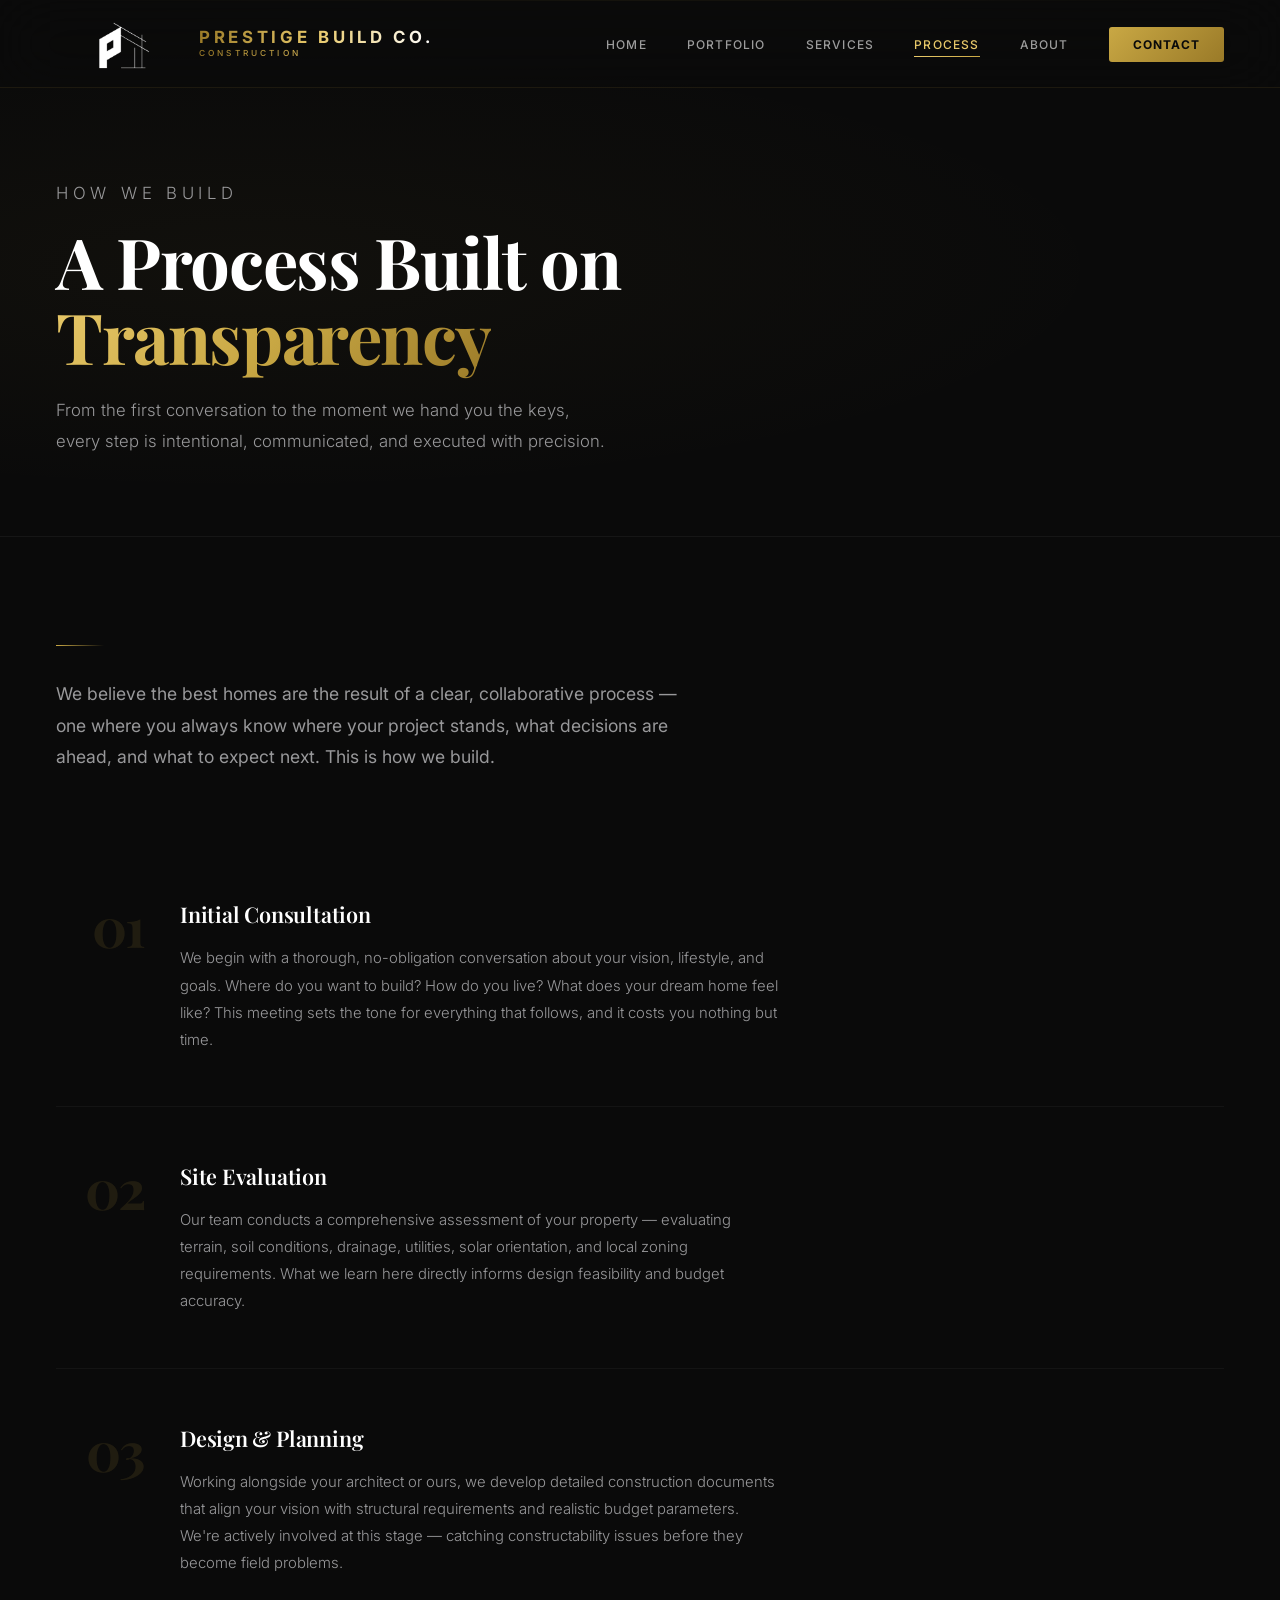
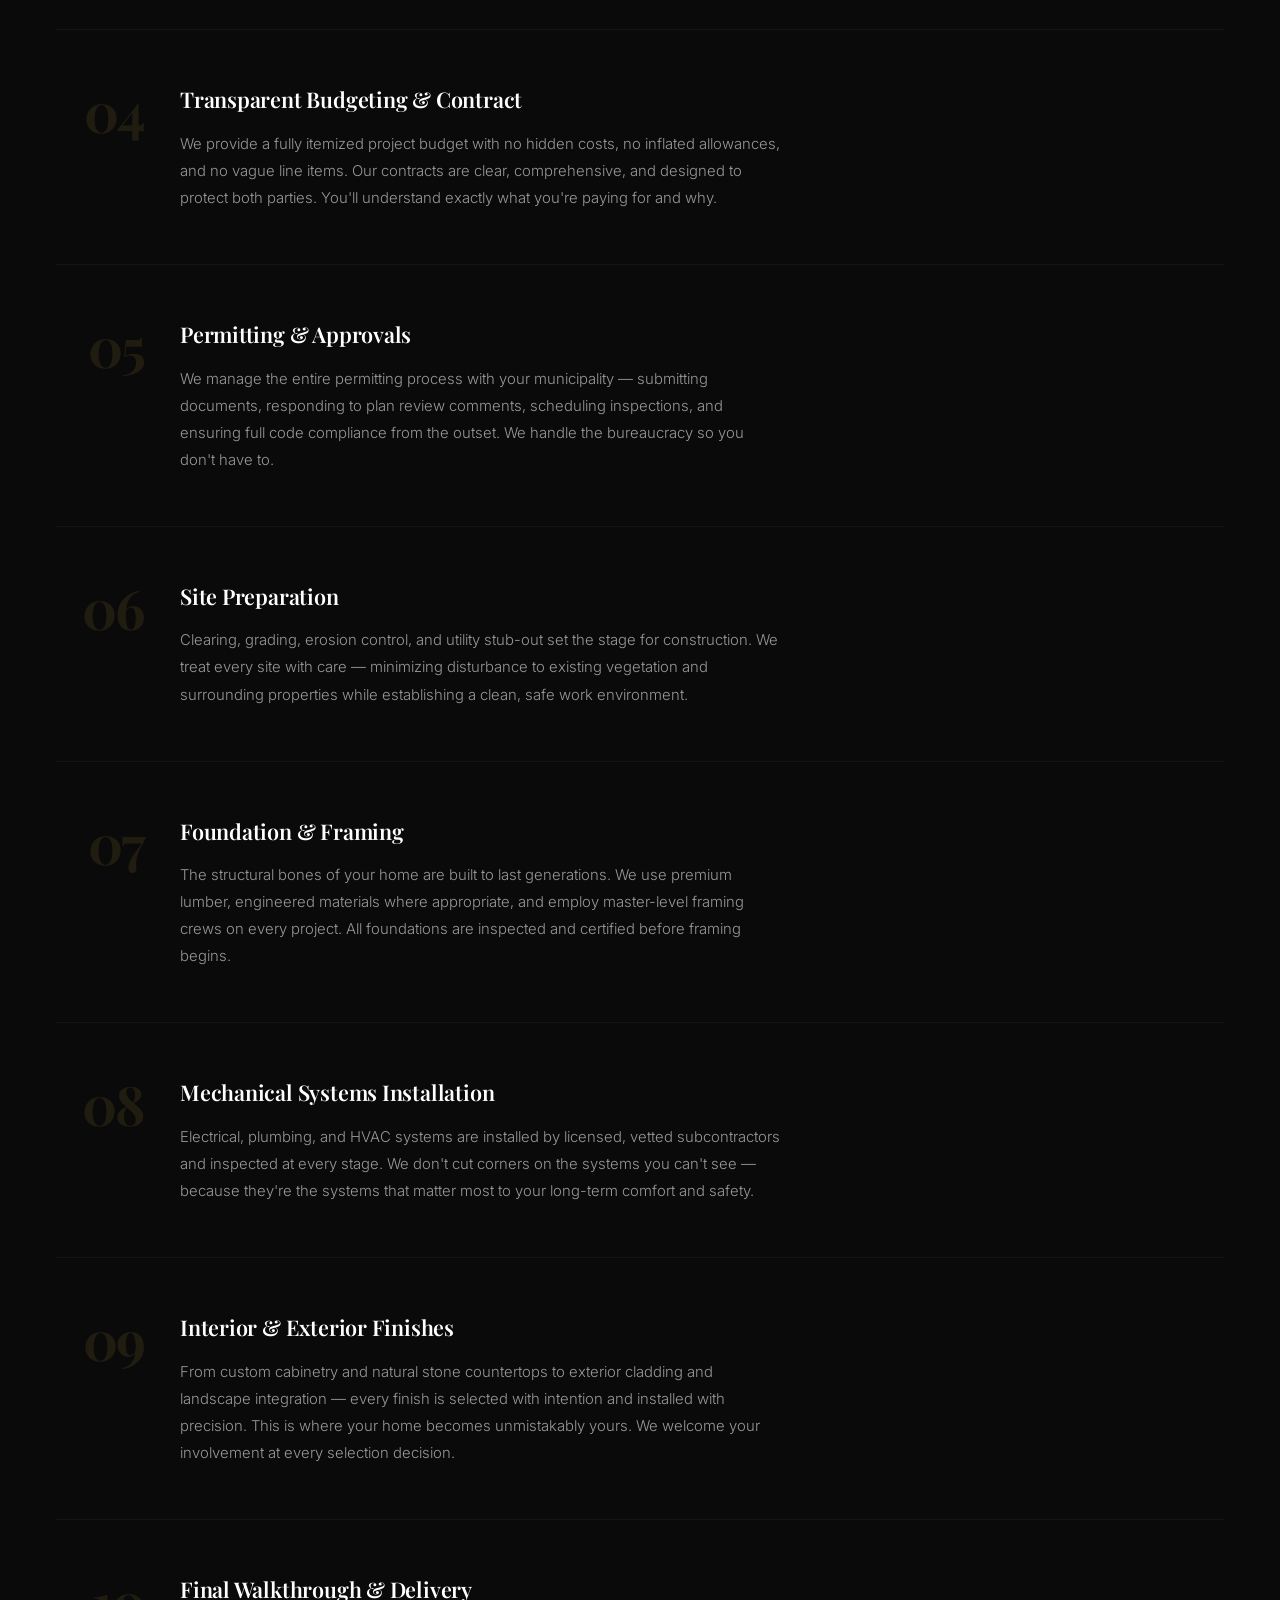
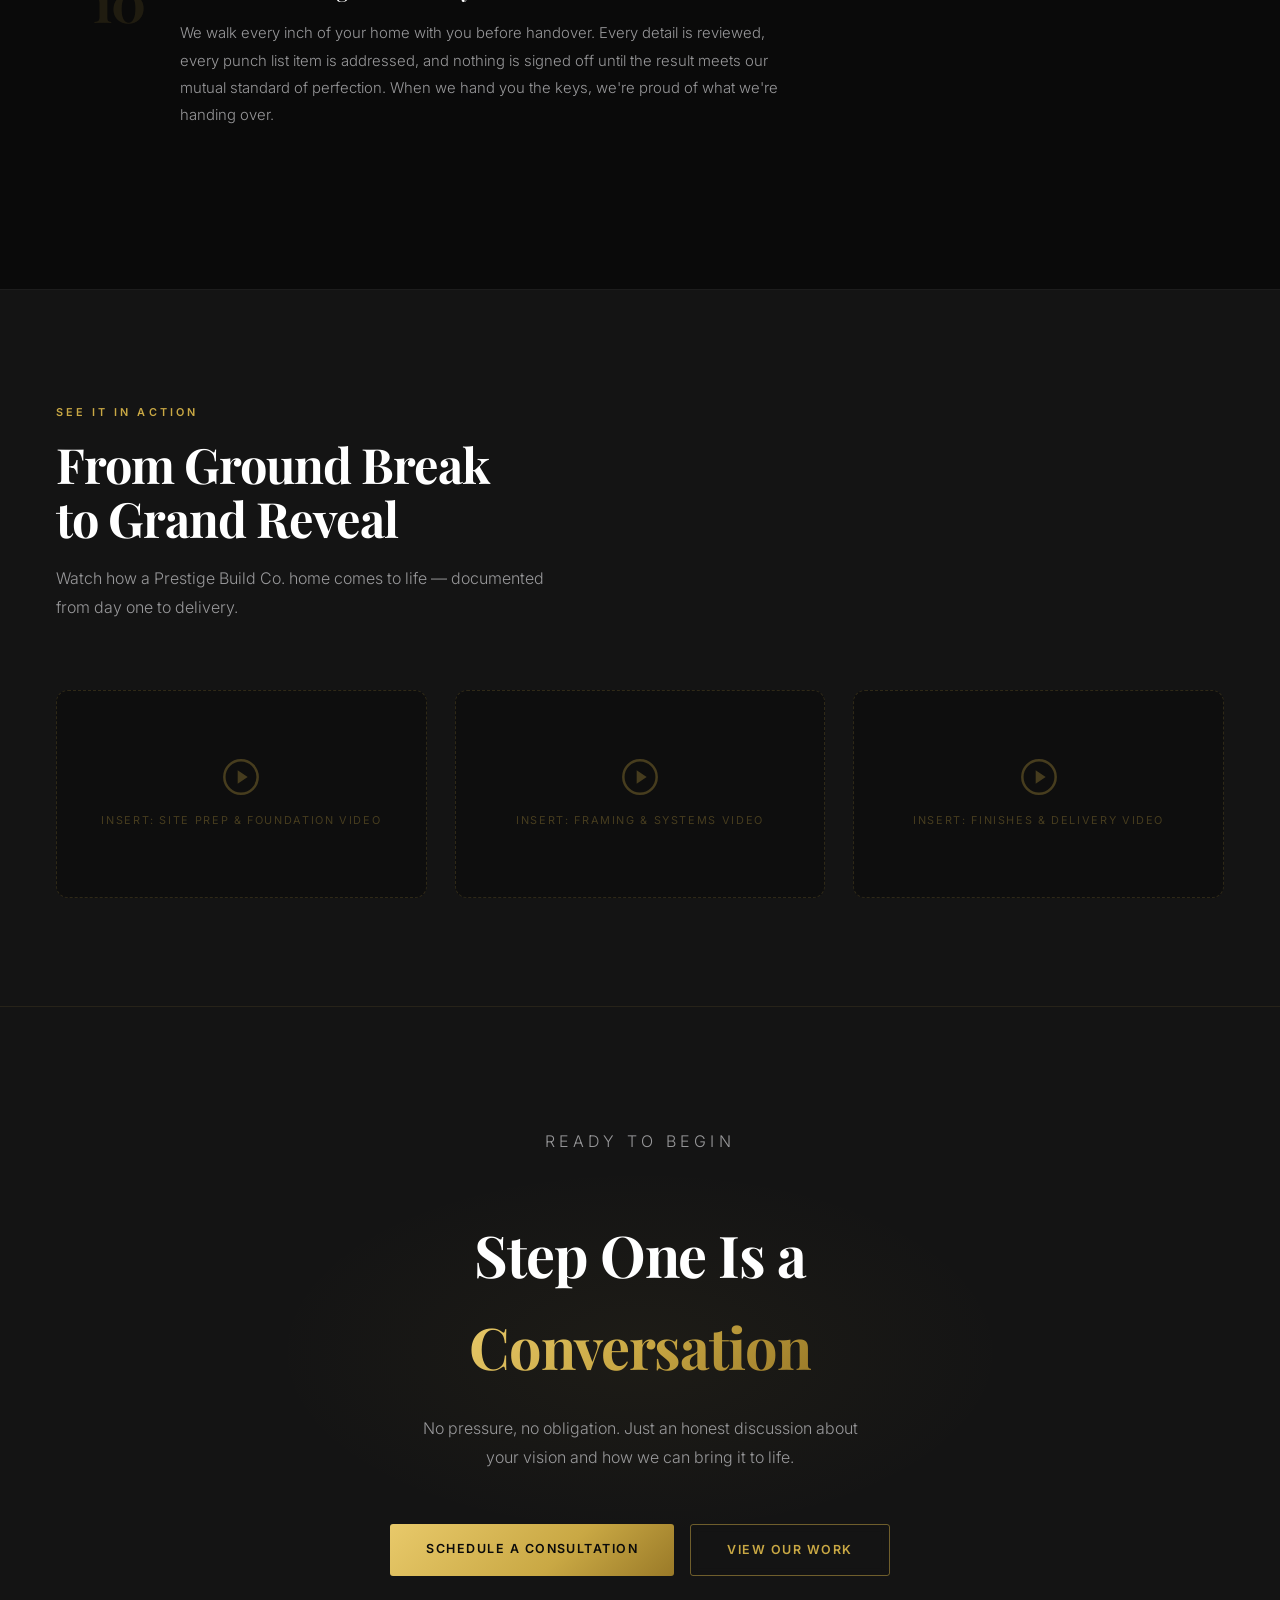
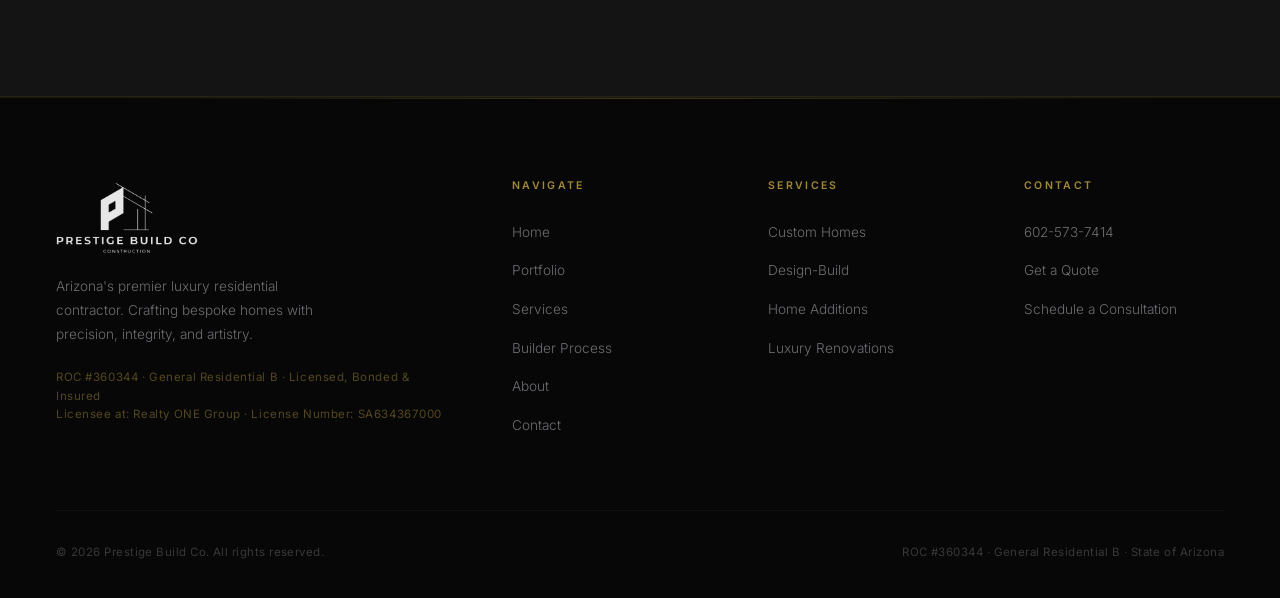
<file: process.html>
<!DOCTYPE html>
<html lang="en">
<head>
  <meta charset="UTF-8" />
  <meta name="viewport" content="width=device-width, initial-scale=1.0" />
  <title>Our Build Process | How We Build Luxury Homes | Prestige Build Co.</title>
  <meta name="description" content="A transparent, hands-on build process from lot selection through final delivery. Matthew Juris involved at every stage — no hand-offs, no surprises. Arizona ROC #360344." />
  <link rel="canonical" href="https://one2threeone.github.io/prestige-build-co/process.html" />
  <meta name="robots" content="index, follow" />
  <!-- Open Graph -->
  <meta property="og:type" content="website" />
  <meta property="og:site_name" content="Prestige Build Co." />
  <meta property="og:title" content="Our Build Process | How We Build Luxury Homes | Prestige Build Co." />
  <meta property="og:description" content="A transparent, hands-on build process from lot selection through final delivery. Matthew Juris involved at every stage — no hand-offs, no surprises." />
  <meta property="og:url" content="https://one2threeone.github.io/prestige-build-co/process.html" />
  <meta property="og:image" content="https://one2threeone.github.io/prestige-build-co/Pegasus_AirPark_PrestigeBuildCoAZ.jpg" />
  <meta property="og:image:alt" content="Prestige Build Co. — Luxury Custom Home Kitchen" />
  <!-- Twitter Card -->
  <meta name="twitter:card" content="summary_large_image" />
  <meta name="twitter:title" content="Our Build Process | How We Build Luxury Homes | Prestige Build Co." />
  <meta name="twitter:description" content="Transparent, hands-on luxury home build process. Matthew Juris at every stage — no hand-offs, no surprises. Arizona ROC #360344." />
  <meta name="twitter:image" content="https://one2threeone.github.io/prestige-build-co/Pegasus_AirPark_PrestigeBuildCoAZ.jpg" />
  <link rel="preconnect" href="https://fonts.googleapis.com" />
  <link rel="preconnect" href="https://fonts.gstatic.com" crossorigin />
  <meta name="theme-color" content="#0a0a0a" />
  <script type="application/ld+json">
  {
    "@context": "https://schema.org",
    "@type": "BreadcrumbList",
    "itemListElement": [
      {"@type": "ListItem", "position": 1, "name": "Home", "item": "https://one2threeone.github.io/prestige-build-co/"},
      {"@type": "ListItem", "position": 2, "name": "Our Build Process", "item": "https://one2threeone.github.io/prestige-build-co/process.html"}
    ]
  }
  </script>
  <script type="application/ld+json">
  {
    "@context": "https://schema.org",
    "@type": "FAQPage",
    "mainEntity": [
      {
        "@type": "Question",
        "name": "How long does it take to build a custom home in Arizona?",
        "acceptedAnswer": {
          "@type": "Answer",
          "text": "Custom home timelines depend on size and complexity. Most luxury custom homes built by Prestige Build Co. take 12 to 18 months from permit approval to final delivery."
        }
      },
      {
        "@type": "Question",
        "name": "How does Prestige Build Co.'s build process work?",
        "acceptedAnswer": {
          "@type": "Answer",
          "text": "Matthew Juris is personally involved at every stage — from pre-construction consulting and lot selection through framing, systems, finishes, and final delivery. There are no hand-offs to project managers. Every decision goes through Matthew directly."
        }
      },
      {
        "@type": "Question",
        "name": "What is included in pre-construction consulting?",
        "acceptedAnswer": {
          "@type": "Answer",
          "text": "Pre-construction consulting includes lot evaluation, design review, budget analysis, permit planning, and trade partner selection — helping clients avoid costly mistakes before a single dollar is spent on construction."
        }
      },
      {
        "@type": "Question",
        "name": "Does Prestige Build Co. handle permits and inspections?",
        "acceptedAnswer": {
          "@type": "Answer",
          "text": "Yes. Prestige Build Co. manages the full permitting process and coordinates all required inspections as the licensed general contractor of record (ROC #360344)."
        }
      },
      {
        "@type": "Question",
        "name": "Can I be involved in the design decisions during the build?",
        "acceptedAnswer": {
          "@type": "Answer",
          "text": "Absolutely. Prestige Build Co. involves clients at every key decision point. Emily Juris, Director of Interior Design, guides clients through material selections, finishes, and interior choices throughout the project."
        }
      }
    ]
  }
  </script>
  <link rel="stylesheet" href="styles.css" />
</head>
<body>

  <nav id="nav">
    <a href="index.html" class="nav-logo"><img src="prestige_build_co_icon.png" alt="Prestige Build Co." class="nav-logo-icon" /><span class="nav-logo-text"><span class="nav-logo-main">Prestige Build Co.</span><span class="nav-logo-sub">Construction</span></span></a>
    <ul class="nav-links" id="navLinks">
      <li><a href="index.html">Home</a></li>
      <li><a href="portfolio.html">Portfolio</a></li>
      <li><a href="services.html">Services</a></li>
      <li><a href="process.html" class="active">Process</a></li>
      <li><a href="about.html">About</a></li>
      <li><a href="contact.html" class="nav-cta">Contact</a></li>
    </ul>
    <button class="nav-toggle" id="navToggle" aria-label="Toggle navigation">
      <span></span><span></span><span></span>
    </button>
  </nav>

  <!-- PAGE HERO -->
  <div class="page-hero">
    <div class="page-hero-inner">
      <p class="section-label">How We Build</p>
      <h1>A Process Built on<br><span class="gold">Transparency</span></h1>
      <p>From the first conversation to the moment we hand you the keys, every step is intentional, communicated, and executed with precision.</p>
    </div>
  </div>

  <!-- PROCESS INTRO -->
  <div class="section">
    <div class="section-inner">

      <div class="fade-in" style="max-width:640px; margin-bottom:72px;">
        <div class="gold-line"></div>
        <p style="font-size:1.1rem; color:var(--gray-400); line-height:1.8;">We believe the best homes are the result of a clear, collaborative process — one where you always know where your project stands, what decisions are ahead, and what to expect next. This is how we build.</p>
      </div>

      <div class="process-list">

        <div class="process-step fade-in">
          <div class="step-number">01</div>
          <div class="step-content">
            <h3>Initial Consultation</h3>
            <p>We begin with a thorough, no-obligation conversation about your vision, lifestyle, and goals. Where do you want to build? How do you live? What does your dream home feel like? This meeting sets the tone for everything that follows, and it costs you nothing but time.</p>
          </div>
        </div>

        <div class="process-step fade-in">
          <div class="step-number">02</div>
          <div class="step-content">
            <h3>Site Evaluation</h3>
            <p>Our team conducts a comprehensive assessment of your property — evaluating terrain, soil conditions, drainage, utilities, solar orientation, and local zoning requirements. What we learn here directly informs design feasibility and budget accuracy.</p>
          </div>
        </div>

        <div class="process-step fade-in">
          <div class="step-number">03</div>
          <div class="step-content">
            <h3>Design &amp; Planning</h3>
            <p>Working alongside your architect or ours, we develop detailed construction documents that align your vision with structural requirements and realistic budget parameters. We're actively involved at this stage — catching constructability issues before they become field problems.</p>
          </div>
        </div>

        <div class="process-step fade-in">
          <div class="step-number">04</div>
          <div class="step-content">
            <h3>Transparent Budgeting &amp; Contract</h3>
            <p>We provide a fully itemized project budget with no hidden costs, no inflated allowances, and no vague line items. Our contracts are clear, comprehensive, and designed to protect both parties. You'll understand exactly what you're paying for and why.</p>
          </div>
        </div>

        <div class="process-step fade-in">
          <div class="step-number">05</div>
          <div class="step-content">
            <h3>Permitting &amp; Approvals</h3>
            <p>We manage the entire permitting process with your municipality — submitting documents, responding to plan review comments, scheduling inspections, and ensuring full code compliance from the outset. We handle the bureaucracy so you don't have to.</p>
          </div>
        </div>

        <div class="process-step fade-in">
          <div class="step-number">06</div>
          <div class="step-content">
            <h3>Site Preparation</h3>
            <p>Clearing, grading, erosion control, and utility stub-out set the stage for construction. We treat every site with care — minimizing disturbance to existing vegetation and surrounding properties while establishing a clean, safe work environment.</p>
          </div>
        </div>

        <div class="process-step fade-in">
          <div class="step-number">07</div>
          <div class="step-content">
            <h3>Foundation &amp; Framing</h3>
            <p>The structural bones of your home are built to last generations. We use premium lumber, engineered materials where appropriate, and employ master-level framing crews on every project. All foundations are inspected and certified before framing begins.</p>
          </div>
        </div>

        <div class="process-step fade-in">
          <div class="step-number">08</div>
          <div class="step-content">
            <h3>Mechanical Systems Installation</h3>
            <p>Electrical, plumbing, and HVAC systems are installed by licensed, vetted subcontractors and inspected at every stage. We don't cut corners on the systems you can't see — because they're the systems that matter most to your long-term comfort and safety.</p>
          </div>
        </div>

        <div class="process-step fade-in">
          <div class="step-number">09</div>
          <div class="step-content">
            <h3>Interior &amp; Exterior Finishes</h3>
            <p>From custom cabinetry and natural stone countertops to exterior cladding and landscape integration — every finish is selected with intention and installed with precision. This is where your home becomes unmistakably yours. We welcome your involvement at every selection decision.</p>
          </div>
        </div>

        <div class="process-step fade-in">
          <div class="step-number">10</div>
          <div class="step-content">
            <h3>Final Walkthrough &amp; Delivery</h3>
            <p>We walk every inch of your home with you before handover. Every detail is reviewed, every punch list item is addressed, and nothing is signed off until the result meets our mutual standard of perfection. When we hand you the keys, we're proud of what we're handing over.</p>
          </div>
        </div>

      </div>

    </div>
  </div>

  <!-- PROCESS MEDIA -->
  <div class="section" style="background:var(--black-soft); border-top:1px solid rgba(255,255,255,0.04);">
    <div class="section-inner">
      <div class="fade-in" style="margin-bottom:48px;">
        <p class="section-label">See It In Action</p>
        <h2 class="section-title">From Ground Break<br>to Grand Reveal</h2>
        <p class="section-sub">Watch how a Prestige Build Co. home comes to life — documented from day one to delivery.</p>
      </div>
      <div class="grid-3 stagger">
        <!-- INSERT BUILD PROCESS VIDEO 1 -->
        <div class="media-ph fade-in" style="aspect-ratio:16/9; border-radius:12px;">
          <svg width="40" height="40" viewBox="0 0 24 24" fill="none" stroke="currentColor" stroke-width="1.5"><circle cx="12" cy="12" r="10"/><polygon points="10 8 16 12 10 16 10 8" fill="currentColor" stroke="none"/></svg>
          Insert: Site Prep &amp; Foundation Video
        </div>
        <!-- INSERT BUILD PROCESS VIDEO 2 -->
        <div class="media-ph fade-in" style="aspect-ratio:16/9; border-radius:12px;">
          <svg width="40" height="40" viewBox="0 0 24 24" fill="none" stroke="currentColor" stroke-width="1.5"><circle cx="12" cy="12" r="10"/><polygon points="10 8 16 12 10 16 10 8" fill="currentColor" stroke="none"/></svg>
          Insert: Framing &amp; Systems Video
        </div>
        <!-- INSERT BUILD PROCESS VIDEO 3 -->
        <div class="media-ph fade-in" style="aspect-ratio:16/9; border-radius:12px;">
          <svg width="40" height="40" viewBox="0 0 24 24" fill="none" stroke="currentColor" stroke-width="1.5"><circle cx="12" cy="12" r="10"/><polygon points="10 8 16 12 10 16 10 8" fill="currentColor" stroke="none"/></svg>
          Insert: Finishes &amp; Delivery Video
        </div>
      </div>
    </div>
  </div>

  <!-- CTA -->
  <div class="cta-section fade-in">
    <p class="section-label">Ready to Begin</p>
    <h2>Step One Is a<br><span class="gold">Conversation</span></h2>
    <p>No pressure, no obligation. Just an honest discussion about your vision and how we can bring it to life.</p>
    <div style="display:flex; gap:16px; justify-content:center; flex-wrap:wrap;">
      <a href="contact.html" class="btn btn-gold">Schedule a Consultation</a>
      <a href="portfolio.html" class="btn btn-outline">View Our Work</a>
    </div>
  </div>

  <!-- FOOTER -->
  <footer>
    <div class="footer-inner">
      <div>
        <img src="prestige_build_co_white_logo.png" alt="Prestige Build Co." style="height:80px; width:auto; display:block; margin-bottom:16px; opacity:0.9;" />
        <p class="footer-desc">Arizona's premier luxury residential contractor. Crafting bespoke homes with precision, integrity, and artistry.</p>
        <p class="footer-roc">ROC #360344 · General Residential B · Licensed, Bonded &amp; Insured<br>Licensee at: Realty ONE Group · License Number: SA634367000</p>
      </div>
      <div class="footer-col">
        <h4>Navigate</h4>
        <ul>
          <li><a href="index.html">Home</a></li>
          <li><a href="portfolio.html">Portfolio</a></li>
          <li><a href="services.html">Services</a></li>
          <li><a href="process.html">Builder Process</a></li>
          <li><a href="about.html">About</a></li>
          <li><a href="contact.html">Contact</a></li>
        </ul>
      </div>
      <div class="footer-col">
        <h4>Services</h4>
        <ul>
          <li><a href="services.html">Custom Homes</a></li>
          <li><a href="services.html">Design-Build</a></li>
          <li><a href="services.html">Home Additions</a></li>
          <li><a href="services.html">Luxury Renovations</a></li>
        </ul>
      </div>
      <div class="footer-col">
        <h4>Contact</h4>
        <ul>
          <li><a href="tel:6025737414">602-573-7414</a></li>
          <li><a href="contact.html">Get a Quote</a></li>
          <li><a href="contact.html">Schedule a Consultation</a></li>
        </ul>
      </div>
    </div>
    <div class="footer-bottom">
      <span>© 2026 Prestige Build Co. All rights reserved.</span>
      <span>ROC #360344 · General Residential B · State of Arizona</span>
    </div>
  </footer>

  <script src="main.js"></script>
</body>
</html>
</file>
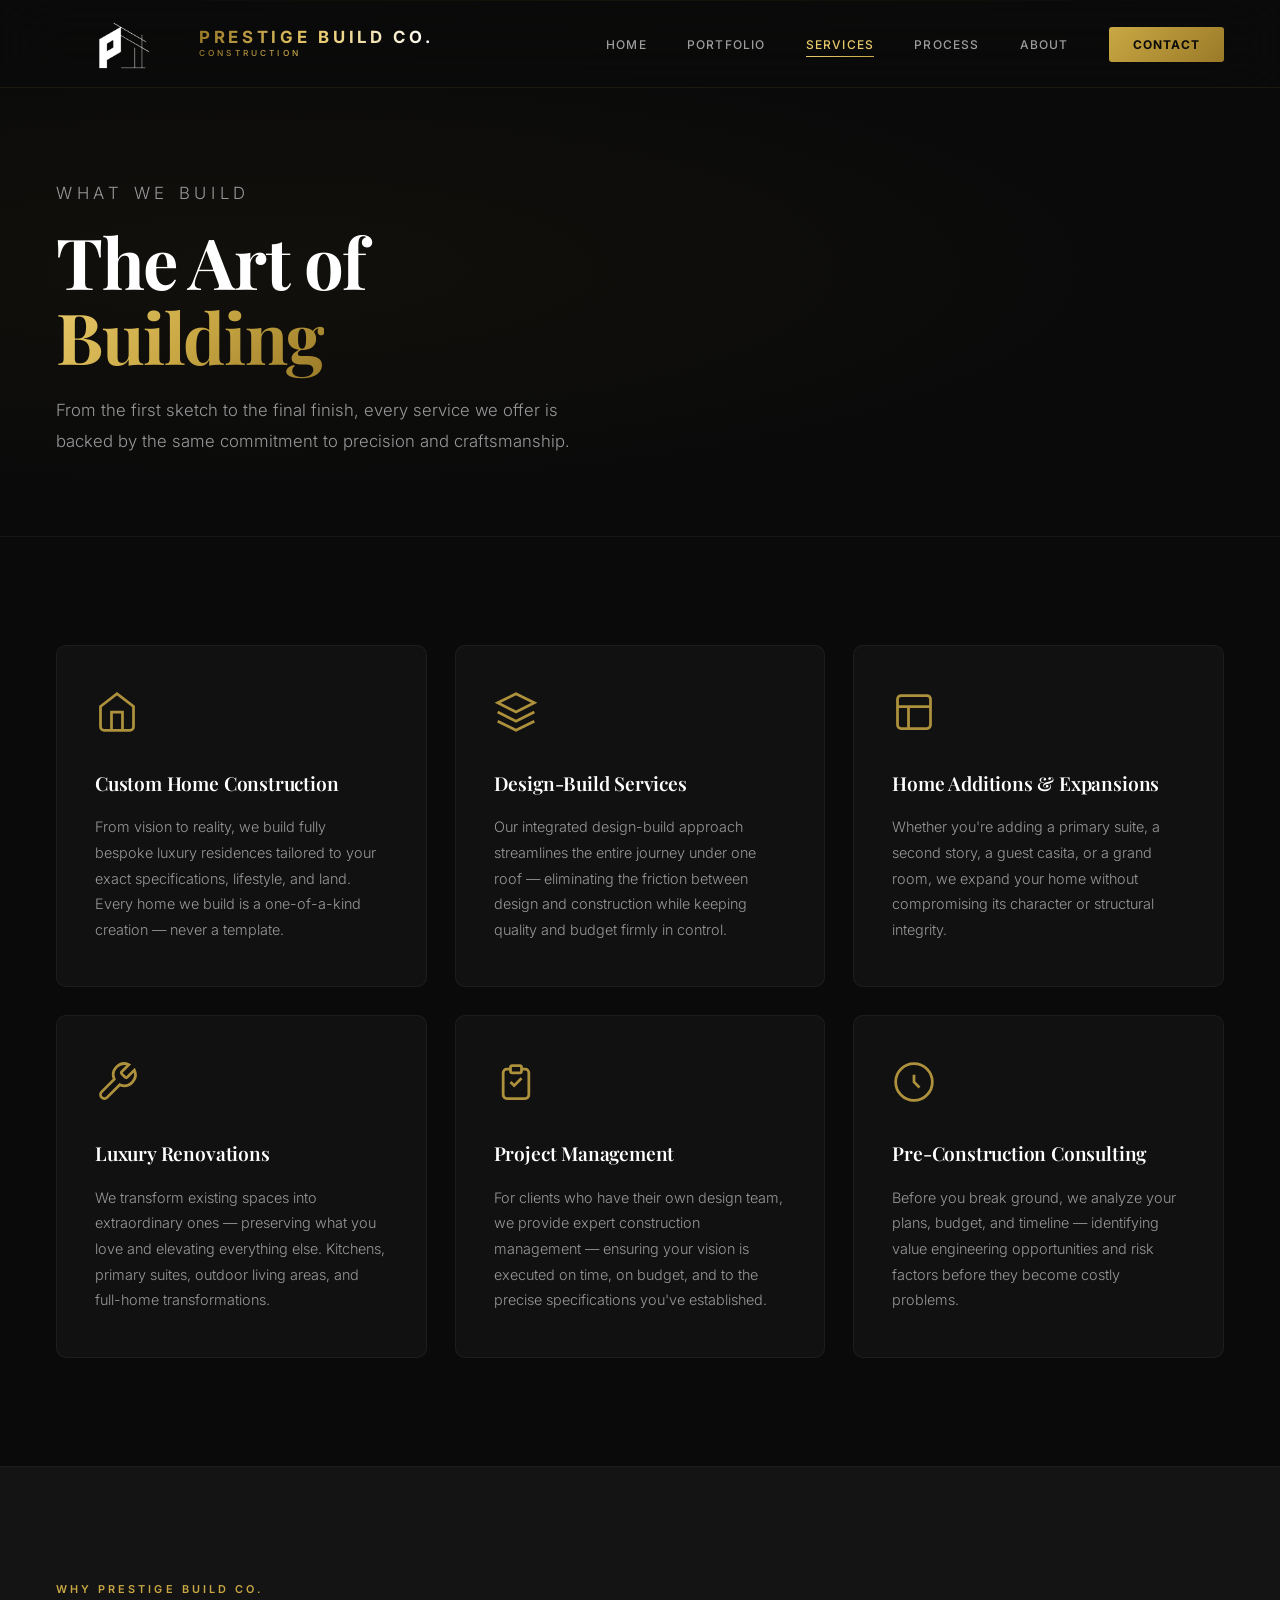
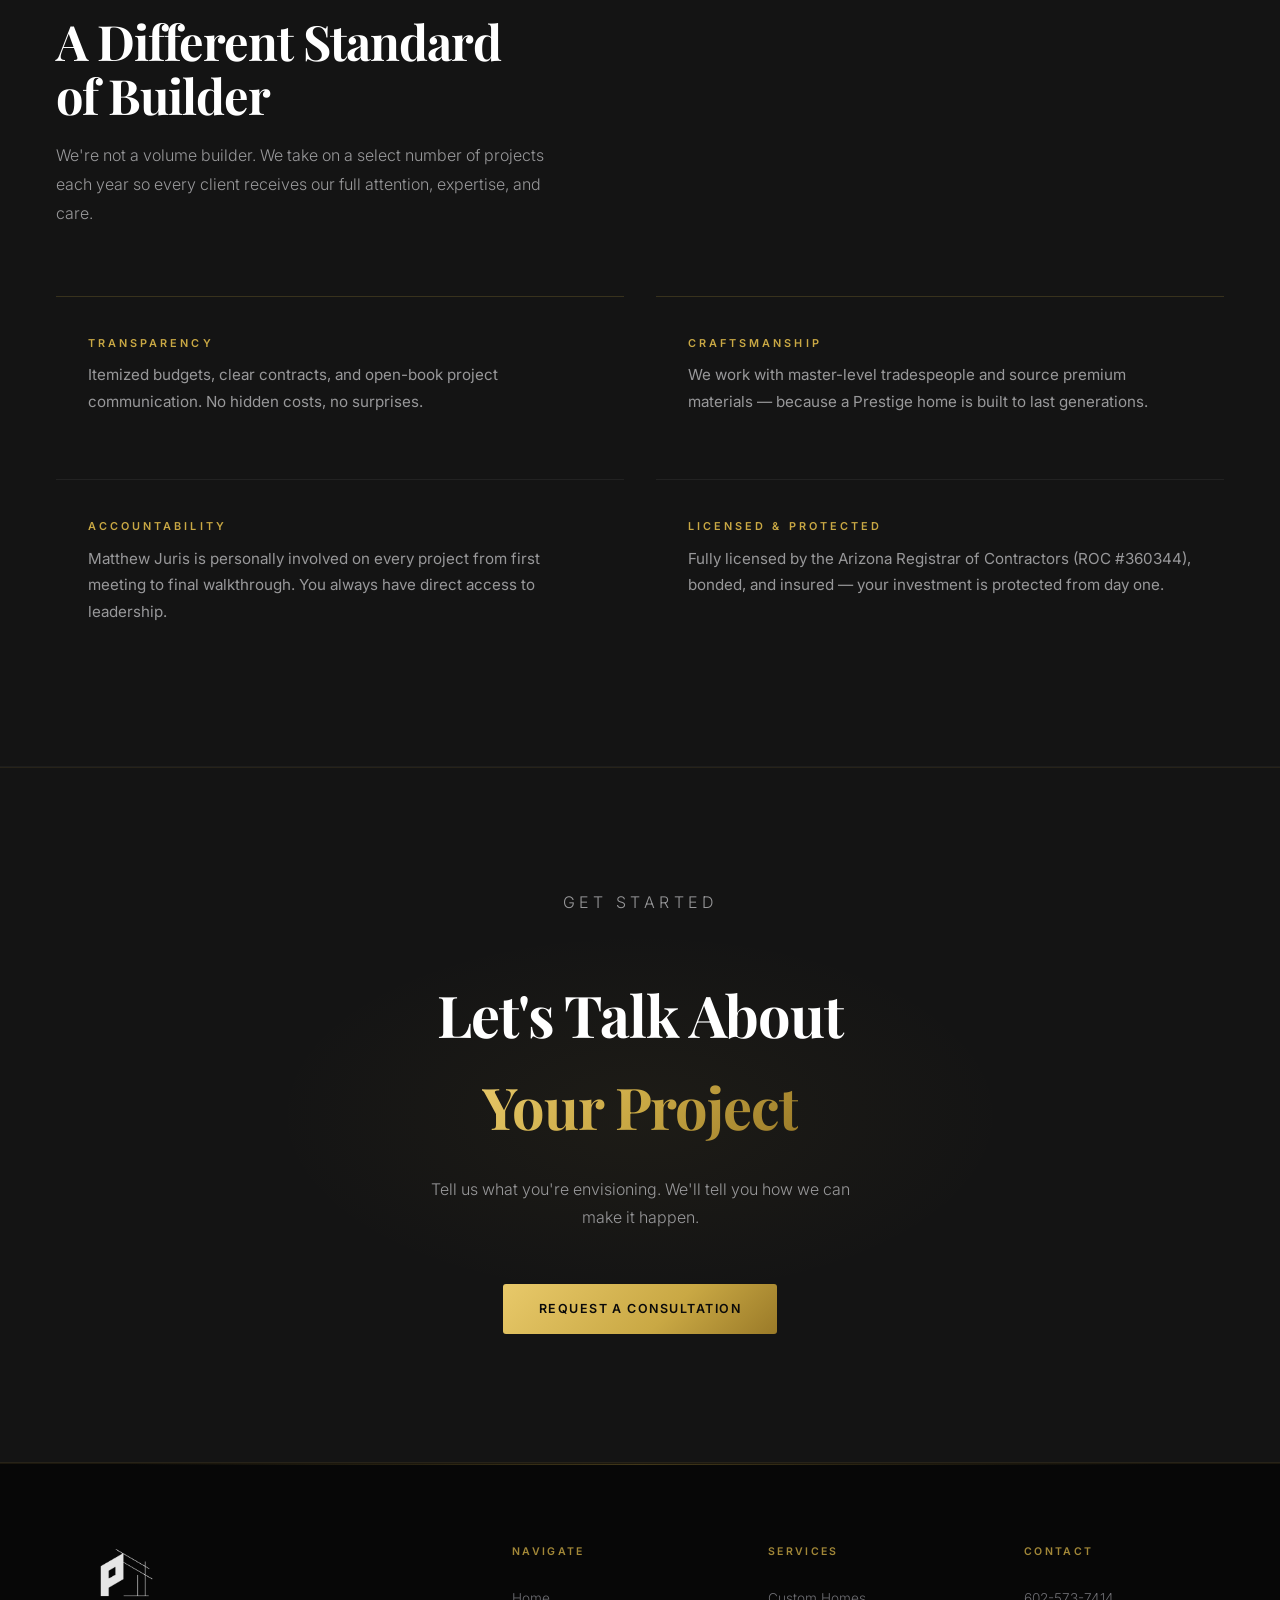
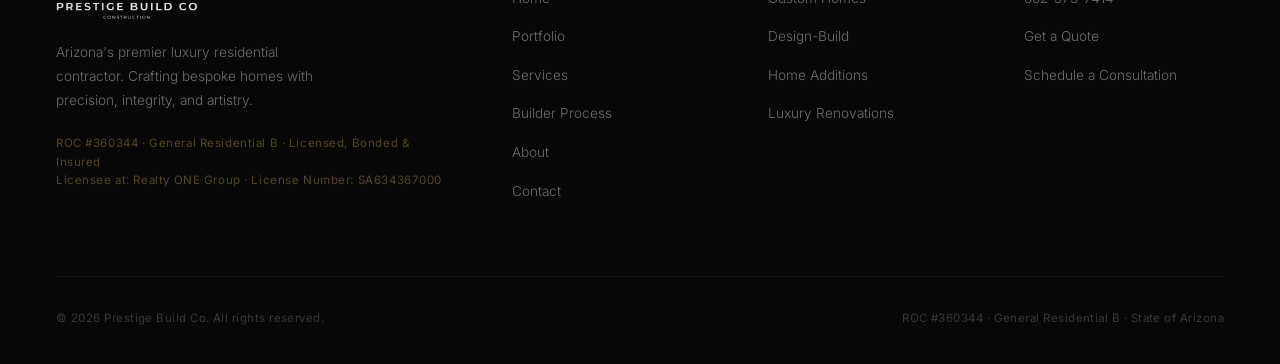
<file: services.html>
<!DOCTYPE html>
<html lang="en">
<head>
  <meta charset="UTF-8" />
  <meta name="viewport" content="width=device-width, initial-scale=1.0" />
  <title>Services | Custom Homes &amp; Design-Build | Prestige Build Co. AZ</title>
  <meta name="description" content="Custom homes, design-build, additions &amp; luxury renovations across Phoenix metro, AZ. Direct builder oversight on every project by Matthew Juris. Licensed ROC #360344." />
  <link rel="canonical" href="https://one2threeone.github.io/prestige-build-co/services.html" />
  <meta name="robots" content="index, follow" />
  <!-- Open Graph -->
  <meta property="og:type" content="website" />
  <meta property="og:site_name" content="Prestige Build Co." />
  <meta property="og:title" content="Services | Custom Homes &amp; Design-Build | Prestige Build Co. AZ" />
  <meta property="og:description" content="Custom homes, design-build, additions &amp; luxury renovations across Phoenix metro. Direct builder oversight on every project. Licensed ROC #360344." />
  <meta property="og:url" content="https://one2threeone.github.io/prestige-build-co/services.html" />
  <meta property="og:image" content="https://one2threeone.github.io/prestige-build-co/Pegasus_AirPark_PrestigeBuildCoAZ.jpg" />
  <meta property="og:image:alt" content="Prestige Build Co. — Luxury Custom Home Kitchen" />
  <!-- Twitter Card -->
  <meta name="twitter:card" content="summary_large_image" />
  <meta name="twitter:title" content="Services | Custom Homes &amp; Design-Build | Prestige Build Co. AZ" />
  <meta name="twitter:description" content="Custom homes, design-build, additions &amp; luxury renovations in Arizona. Direct builder oversight by Matthew Juris. ROC #360344." />
  <meta name="twitter:image" content="https://one2threeone.github.io/prestige-build-co/Pegasus_AirPark_PrestigeBuildCoAZ.jpg" />
  <link rel="preconnect" href="https://fonts.googleapis.com" />
  <link rel="preconnect" href="https://fonts.gstatic.com" crossorigin />
  <meta name="theme-color" content="#0a0a0a" />
  <script type="application/ld+json">
  {
    "@context": "https://schema.org",
    "@type": "BreadcrumbList",
    "itemListElement": [
      {"@type": "ListItem", "position": 1, "name": "Home", "item": "https://one2threeone.github.io/prestige-build-co/"},
      {"@type": "ListItem", "position": 2, "name": "Services", "item": "https://one2threeone.github.io/prestige-build-co/services.html"}
    ]
  }
  </script>
  <script type="application/ld+json">
  {
    "@context": "https://schema.org",
    "@type": "FAQPage",
    "mainEntity": [
      {
        "@type": "Question",
        "name": "Is Prestige Build Co. licensed in Arizona?",
        "acceptedAnswer": {
          "@type": "Answer",
          "text": "Yes. Prestige Build Co. holds Arizona ROC #360344, General Residential B contractor license. The company is fully licensed, bonded, and insured. Matthew Juris is the qualifying party."
        }
      },
      {
        "@type": "Question",
        "name": "What areas does Prestige Build Co. serve?",
        "acceptedAnswer": {
          "@type": "Answer",
          "text": "Prestige Build Co. serves the greater Phoenix metropolitan area including Gilbert, Queen Creek, Chandler, Scottsdale, Cave Creek, and surrounding Arizona communities."
        }
      },
      {
        "@type": "Question",
        "name": "Does Prestige Build Co. offer design-build services?",
        "acceptedAnswer": {
          "@type": "Answer",
          "text": "Yes. Prestige Build Co. offers full design-build services, managing both architectural design and construction of custom luxury homes under a single contract."
        }
      },
      {
        "@type": "Question",
        "name": "What types of projects does Prestige Build Co. build?",
        "acceptedAnswer": {
          "@type": "Answer",
          "text": "Prestige Build Co. specializes in custom home new construction, design-build projects, luxury home additions, and high-end renovations across the Phoenix metropolitan area."
        }
      },
      {
        "@type": "Question",
        "name": "Who is the builder at Prestige Build Co.?",
        "acceptedAnswer": {
          "@type": "Answer",
          "text": "Matthew Juris is the founder, builder, and principal of Prestige Build Co. He holds Arizona contractor license ROC #360344 and brings 17+ years of Arizona luxury real estate experience — including $70M+ in sales and 120+ transactions — to every project."
        }
      },
      {
        "@type": "Question",
        "name": "What is the typical budget for a custom home with Prestige Build Co.?",
        "acceptedAnswer": {
          "@type": "Answer",
          "text": "Prestige Build Co. specializes in luxury custom homes. Projects typically begin at $500,000 and scale based on size, location, and finish selections."
        }
      }
    ]
  }
  </script>
  <link rel="stylesheet" href="styles.css" />
</head>
<body>

  <nav id="nav">
    <a href="index.html" class="nav-logo"><img src="prestige_build_co_icon.png" alt="Prestige Build Co." class="nav-logo-icon" /><span class="nav-logo-text"><span class="nav-logo-main">Prestige Build Co.</span><span class="nav-logo-sub">Construction</span></span></a>
    <ul class="nav-links" id="navLinks">
      <li><a href="index.html">Home</a></li>
      <li><a href="portfolio.html">Portfolio</a></li>
      <li><a href="services.html" class="active">Services</a></li>
      <li><a href="process.html">Process</a></li>
      <li><a href="about.html">About</a></li>
      <li><a href="contact.html" class="nav-cta">Contact</a></li>
    </ul>
    <button class="nav-toggle" id="navToggle" aria-label="Toggle navigation">
      <span></span><span></span><span></span>
    </button>
  </nav>

  <!-- PAGE HERO -->
  <div class="page-hero">
    <div class="page-hero-inner">
      <p class="section-label">What We Build</p>
      <h1>The Art of<br><span class="gold">Building</span></h1>
      <p>From the first sketch to the final finish, every service we offer is backed by the same commitment to precision and craftsmanship.</p>
    </div>
  </div>

  <!-- SERVICES GRID -->
  <div class="section">
    <div class="section-inner">
      <div class="grid-3 stagger">

        <div class="service-card fade-in">
          <svg class="service-icon" viewBox="0 0 24 24" fill="none" stroke="currentColor" stroke-width="1.5">
            <path d="M3 9l9-7 9 7v11a2 2 0 0 1-2 2H5a2 2 0 0 1-2-2z"/><polyline points="9 22 9 12 15 12 15 22"/>
          </svg>
          <h3>Custom Home Construction</h3>
          <p>From vision to reality, we build fully bespoke luxury residences tailored to your exact specifications, lifestyle, and land. Every home we build is a one-of-a-kind creation — never a template.</p>
        </div>

        <div class="service-card fade-in">
          <svg class="service-icon" viewBox="0 0 24 24" fill="none" stroke="currentColor" stroke-width="1.5">
            <path d="M12 2L2 7l10 5 10-5-10-5z"/><path d="M2 17l10 5 10-5"/><path d="M2 12l10 5 10-5"/>
          </svg>
          <h3>Design-Build Services</h3>
          <p>Our integrated design-build approach streamlines the entire journey under one roof — eliminating the friction between design and construction while keeping quality and budget firmly in control.</p>
        </div>

        <div class="service-card fade-in">
          <svg class="service-icon" viewBox="0 0 24 24" fill="none" stroke="currentColor" stroke-width="1.5">
            <rect x="3" y="3" width="18" height="18" rx="2"/><path d="M3 9h18M9 21V9"/>
          </svg>
          <h3>Home Additions &amp; Expansions</h3>
          <p>Whether you're adding a primary suite, a second story, a guest casita, or a grand room, we expand your home without compromising its character or structural integrity.</p>
        </div>

        <div class="service-card fade-in">
          <svg class="service-icon" viewBox="0 0 24 24" fill="none" stroke="currentColor" stroke-width="1.5">
            <path d="M14.7 6.3a1 1 0 0 0 0 1.4l1.6 1.6a1 1 0 0 0 1.4 0l3.77-3.77a6 6 0 0 1-7.94 7.94l-6.91 6.91a2.12 2.12 0 0 1-3-3l6.91-6.91a6 6 0 0 1 7.94-7.94l-3.76 3.76z"/>
          </svg>
          <h3>Luxury Renovations</h3>
          <p>We transform existing spaces into extraordinary ones — preserving what you love and elevating everything else. Kitchens, primary suites, outdoor living areas, and full-home transformations.</p>
        </div>

        <div class="service-card fade-in">
          <svg class="service-icon" viewBox="0 0 24 24" fill="none" stroke="currentColor" stroke-width="1.5">
            <path d="M9 5H7a2 2 0 0 0-2 2v12a2 2 0 0 0 2 2h10a2 2 0 0 0 2-2V7a2 2 0 0 0-2-2h-2"/><rect x="9" y="3" width="6" height="4" rx="1" ry="1"/><path d="m9 12 2 2 4-4"/>
          </svg>
          <h3>Project Management</h3>
          <p>For clients who have their own design team, we provide expert construction management — ensuring your vision is executed on time, on budget, and to the precise specifications you've established.</p>
        </div>

        <div class="service-card fade-in">
          <svg class="service-icon" viewBox="0 0 24 24" fill="none" stroke="currentColor" stroke-width="1.5">
            <circle cx="12" cy="12" r="10"/><path d="M12 8v4l3 3"/>
          </svg>
          <h3>Pre-Construction Consulting</h3>
          <p>Before you break ground, we analyze your plans, budget, and timeline — identifying value engineering opportunities and risk factors before they become costly problems.</p>
        </div>

      </div>
    </div>
  </div>

  <!-- WHY US -->
  <div class="section" style="background:var(--black-soft); border-top:1px solid rgba(255,255,255,0.04); border-bottom:1px solid rgba(255,255,255,0.04);">
    <div class="section-inner">
      <div class="fade-in" style="max-width:700px; margin-bottom:64px;">
        <p class="section-label">Why Prestige Build Co.</p>
        <h2 class="section-title">A Different Standard<br>of Builder</h2>
        <p class="section-sub">We're not a volume builder. We take on a select number of projects each year so every client receives our full attention, expertise, and care.</p>
      </div>
      <div class="grid-2 stagger">
        <div class="fade-in" style="padding:32px; border-top:1px solid rgba(201,168,68,0.2);">
          <p class="section-label" style="margin-bottom:10px;">Transparency</p>
          <p style="color:var(--gray-400); font-size:0.95rem; line-height:1.75;">Itemized budgets, clear contracts, and open-book project communication. No hidden costs, no surprises.</p>
        </div>
        <div class="fade-in" style="padding:32px; border-top:1px solid rgba(201,168,68,0.2);">
          <p class="section-label" style="margin-bottom:10px;">Craftsmanship</p>
          <p style="color:var(--gray-400); font-size:0.95rem; line-height:1.75;">We work with master-level tradespeople and source premium materials — because a Prestige home is built to last generations.</p>
        </div>
        <div class="fade-in" style="padding:32px; border-top:1px solid rgba(255,255,255,0.06);">
          <p class="section-label" style="margin-bottom:10px;">Accountability</p>
          <p style="color:var(--gray-400); font-size:0.95rem; line-height:1.75;">Matthew Juris is personally involved on every project from first meeting to final walkthrough. You always have direct access to leadership.</p>
        </div>
        <div class="fade-in" style="padding:32px; border-top:1px solid rgba(255,255,255,0.06);">
          <p class="section-label" style="margin-bottom:10px;">Licensed &amp; Protected</p>
          <p style="color:var(--gray-400); font-size:0.95rem; line-height:1.75;">Fully licensed by the Arizona Registrar of Contractors (ROC #360344), bonded, and insured — your investment is protected from day one.</p>
        </div>
      </div>
    </div>
  </div>

  <!-- CTA -->
  <div class="cta-section fade-in">
    <p class="section-label">Get Started</p>
    <h2>Let's Talk About<br><span class="gold">Your Project</span></h2>
    <p>Tell us what you're envisioning. We'll tell you how we can make it happen.</p>
    <a href="contact.html" class="btn btn-gold">Request a Consultation</a>
  </div>

  <!-- FOOTER -->
  <footer>
    <div class="footer-inner">
      <div>
        <img src="prestige_build_co_white_logo.png" alt="Prestige Build Co." style="height:80px; width:auto; display:block; margin-bottom:16px; opacity:0.9;" />
        <p class="footer-desc">Arizona's premier luxury residential contractor. Crafting bespoke homes with precision, integrity, and artistry.</p>
        <p class="footer-roc">ROC #360344 · General Residential B · Licensed, Bonded &amp; Insured<br>Licensee at: Realty ONE Group · License Number: SA634367000</p>
      </div>
      <div class="footer-col">
        <h4>Navigate</h4>
        <ul>
          <li><a href="index.html">Home</a></li>
          <li><a href="portfolio.html">Portfolio</a></li>
          <li><a href="services.html">Services</a></li>
          <li><a href="process.html">Builder Process</a></li>
          <li><a href="about.html">About</a></li>
          <li><a href="contact.html">Contact</a></li>
        </ul>
      </div>
      <div class="footer-col">
        <h4>Services</h4>
        <ul>
          <li><a href="services.html">Custom Homes</a></li>
          <li><a href="services.html">Design-Build</a></li>
          <li><a href="services.html">Home Additions</a></li>
          <li><a href="services.html">Luxury Renovations</a></li>
        </ul>
      </div>
      <div class="footer-col">
        <h4>Contact</h4>
        <ul>
          <li><a href="tel:6025737414">602-573-7414</a></li>
          <li><a href="contact.html">Get a Quote</a></li>
          <li><a href="contact.html">Schedule a Consultation</a></li>
        </ul>
      </div>
    </div>
    <div class="footer-bottom">
      <span>© 2026 Prestige Build Co. All rights reserved.</span>
      <span>ROC #360344 · General Residential B · State of Arizona</span>
    </div>
  </footer>

  <script src="main.js"></script>
</body>
</html>
</file>
<file: styles.css>
/* ============================================================
   PRESTIGE BUILD CO. — Global Styles (Enhanced)
   ============================================================ */

@import url('https://fonts.googleapis.com/css2?family=Playfair+Display:ital,wght@0,400;0,600;0,700;1,400;1,700&family=Inter:wght@300;400;500;600;700&display=swap');

*, *::before, *::after { box-sizing: border-box; margin: 0; padding: 0; }

:root {
  --black:        #0a0a0a;
  --black-soft:   #141414;
  --black-card:   #111111;
  --card-bg:      #141414;
  --gold:         #C9A844;
  --gold-light:   #E8C96A;
  --gold-lighter: #F2DC96;
  --gold-dark:    #9A7A28;
  --gold-dim:     rgba(201,168,68,0.15);
  --white:        #ffffff;
  --gray-300:     #c0c0c2;
  --gray-400:     #98989a;
  --gray-600:     #6e6e73;
  --nav-h:        88px;
  --max-w:        1200px;
  --font-serif:   'Playfair Display', Georgia, serif;
  --font-sans:    'Inter', -apple-system, BlinkMacSystemFont, sans-serif;
}

html { scroll-behavior: smooth; }

body {
  font-family: var(--font-sans);
  background: var(--black);
  color: var(--white);
  line-height: 1.6;
  -webkit-font-smoothing: antialiased;
  -moz-osx-font-smoothing: grayscale;
}

/* ── GOLD EFFECTS ─────────────────────────────────────────── */
.gold {
  background: linear-gradient(135deg, var(--gold-light) 0%, var(--gold) 50%, var(--gold-dark) 100%);
  -webkit-background-clip: text;
  -webkit-text-fill-color: transparent;
  background-clip: text;
}

@keyframes shimmer {
  0%   { background-position: -400% center; }
  100% { background-position: 400% center; }
}

/* ── NAV ─────────────────────────────────────────────────── */
nav {
  position: fixed;
  top: 0; left: 0; right: 0;
  height: var(--nav-h);
  display: flex;
  align-items: center;
  justify-content: space-between;
  padding: 0 56px;
  background: rgba(10,10,10,0.7);
  backdrop-filter: blur(32px) saturate(180%);
  -webkit-backdrop-filter: blur(32px) saturate(180%);
  border-bottom: 1px solid rgba(201,168,68,0.1);
  z-index: 1000;
  transition: background 0.4s, box-shadow 0.4s;
}

nav.scrolled {
  background: rgba(10,10,10,0.97);
  box-shadow: 0 4px 60px rgba(0,0,0,0.7);
  border-bottom-color: rgba(201,168,68,0.18);
}

.nav-logo {
  display: flex;
  align-items: center;
  gap: 6px;
  text-decoration: none;
  line-height: 1;
}

.nav-logo-icon {
  height: 52px;
  width: auto;
  display: block;
  flex-shrink: 0;
}

.nav-logo-text {
  display: flex;
  flex-direction: column;
  gap: 3px;
}

.nav-logo-main {
  font-family: var(--font-sans);
  font-size: 1.05rem;
  font-weight: 700;
  letter-spacing: 0.22em;
  text-transform: uppercase;
  background: linear-gradient(90deg, var(--gold-dark), var(--gold-light), #fff, var(--gold-light), var(--gold), var(--gold-light), var(--gold-dark));
  background-size: 300% auto;
  -webkit-background-clip: text;
  -webkit-text-fill-color: transparent;
  background-clip: text;
  animation: shimmer 12s linear infinite;
}

.nav-logo-sub {
  font-family: var(--font-sans);
  font-size: 0.52rem;
  font-weight: 500;
  letter-spacing: 0.38em;
  text-transform: uppercase;
  background: linear-gradient(90deg, var(--gold-dark), var(--gold-light), #fff, var(--gold-light), var(--gold-dark));
  background-size: 300% auto;
  -webkit-background-clip: text;
  -webkit-text-fill-color: transparent;
  background-clip: text;
  animation: shimmer 12s linear infinite;
  animation-delay: 0.4s;
}

.nav-links {
  display: flex;
  align-items: center;
  gap: 40px;
  list-style: none;
}

.nav-links a {
  position: relative;
  color: rgba(255,255,255,0.6);
  text-decoration: none;
  font-size: 0.75rem;
  letter-spacing: 0.1em;
  text-transform: uppercase;
  font-weight: 500;
  transition: color 0.25s;
  padding-bottom: 2px;
}

.nav-links a::after {
  content: '';
  position: absolute;
  bottom: -3px;
  left: 0;
  width: 0;
  height: 1px;
  background: linear-gradient(90deg, var(--gold-light), var(--gold));
  transition: width 0.3s ease;
}

.nav-links a:hover,
.nav-links a.active {
  color: var(--gold-light);
}

.nav-links a:hover::after,
.nav-links a.active::after { width: 100%; }

.nav-links .nav-cta {
  background: linear-gradient(135deg, var(--gold), var(--gold-dark));
  color: var(--black) !important;
  padding: 10px 24px;
  border-radius: 3px;
  font-weight: 700;
  letter-spacing: 0.1em;
  -webkit-text-fill-color: var(--black);
  transition: box-shadow 0.25s, transform 0.2s;
}

.nav-links .nav-cta::after { display: none; }

.nav-links .nav-cta:hover {
  box-shadow: 0 0 28px rgba(201,168,68,0.45);
  transform: translateY(-1px);
}

.nav-toggle {
  display: none;
  flex-direction: column;
  gap: 5px;
  background: none;
  border: none;
  cursor: pointer;
  padding: 4px;
}

.nav-toggle span {
  display: block;
  width: 24px;
  height: 1.5px;
  background: var(--gold);
  transition: all 0.3s;
}

.nav-toggle.open span:nth-child(1) { transform: translateY(6.5px) rotate(45deg); }
.nav-toggle.open span:nth-child(2) { opacity: 0; }
.nav-toggle.open span:nth-child(3) { transform: translateY(-6.5px) rotate(-45deg); }

/* ── HERO ─────────────────────────────────────────────────── */
.hero {
  position: relative;
  height: 100vh;
  min-height: 680px;
  display: flex;
  align-items: center;
  justify-content: center;
  overflow: hidden;
  text-align: center;
}

.hero-media {
  position: absolute;
  inset: 0;
  background: linear-gradient(135deg, #1c1508 0%, #0d0d0d 40%, #080b12 70%, #120808 100%);
  background-size: 400% 400%;
  animation: heroShift 20s ease infinite;
}

@keyframes heroShift {
  0%   { background-position: 0% 50%; }
  50%  { background-position: 100% 50%; }
  100% { background-position: 0% 50%; }
}

/* Subtle grid overlay */
.hero::before {
  content: '';
  position: absolute;
  inset: 0;
  background-image:
    linear-gradient(rgba(201,168,68,0.03) 1px, transparent 1px),
    linear-gradient(90deg, rgba(201,168,68,0.03) 1px, transparent 1px);
  background-size: 72px 72px;
  z-index: 1;
  pointer-events: none;
}

.hero-overlay {
  position: absolute;
  inset: 0;
  background:
    radial-gradient(ellipse at 50% 60%, rgba(201,168,68,0.06) 0%, transparent 60%),
    linear-gradient(to bottom, rgba(10,10,10,0.3) 0%, rgba(10,10,10,0.2) 50%, rgba(10,10,10,0.9) 100%);
  z-index: 1;
}

.hero-content {
  position: relative;
  z-index: 2;
  padding: 0 24px;
  max-width: 900px;
}

.hero-eyebrow {
  display: inline-block;
  font-size: 0.68rem;
  letter-spacing: 0.3em;
  text-transform: uppercase;
  color: var(--gold);
  font-weight: 500;
  margin-bottom: 28px;
  border: 1px solid rgba(201,168,68,0.3);
  padding: 8px 20px;
  border-radius: 2px;
  backdrop-filter: blur(8px);
  background: rgba(201,168,68,0.04);
}

.hero-content h1 {
  font-family: var(--font-serif);
  font-size: clamp(3.2rem, 8vw, 7rem);
  font-weight: 700;
  letter-spacing: -0.02em;
  line-height: 1.02;
  margin-bottom: 28px;
}

.hero-content .hero-sub {
  font-size: clamp(1rem, 1.8vw, 1.2rem);
  color: rgba(255,255,255,0.55);
  margin-bottom: 52px;
  max-width: 480px;
  margin-left: auto;
  margin-right: auto;
  line-height: 1.8;
  font-weight: 300;
  letter-spacing: 0.01em;
}

.hero-actions {
  display: flex;
  gap: 16px;
  justify-content: center;
  flex-wrap: wrap;
}

.hero-scroll {
  position: absolute;
  bottom: 40px;
  left: 50%;
  transform: translateX(-50%);
  z-index: 2;
  display: flex;
  flex-direction: column;
  align-items: center;
  gap: 10px;
  color: rgba(255,255,255,0.25);
  font-size: 0.62rem;
  letter-spacing: 0.25em;
  text-transform: uppercase;
}

.hero-scroll-line {
  width: 1px;
  height: 48px;
  background: linear-gradient(to bottom, var(--gold), transparent);
  animation: scrollPulse 2.4s ease-in-out infinite;
}

@keyframes scrollPulse {
  0%, 100% { opacity: 0.25; transform: scaleY(1); }
  50%       { opacity: 0.8;  transform: scaleY(1.1); }
}

/* ── PAGE HERO (inner pages) ─────────────────────────────── */
.page-hero {
  position: relative;
  padding: calc(var(--nav-h) + 90px) 56px 80px;
  border-bottom: 1px solid rgba(255,255,255,0.05);
  overflow: hidden;
}

.page-hero::before {
  content: '';
  position: absolute;
  top: 0; left: 0; right: 0;
  height: 1px;
  background: linear-gradient(90deg, transparent 0%, var(--gold) 50%, transparent 100%);
  opacity: 0.4;
}

.page-hero::after {
  content: '';
  position: absolute;
  top: 0; left: 0; right: 0; bottom: 0;
  background: radial-gradient(ellipse at 20% 50%, rgba(201,168,68,0.04) 0%, transparent 60%);
  pointer-events: none;
}

.page-hero-inner {
  position: relative;
  z-index: 1;
  max-width: var(--max-w);
  margin: 0 auto;
}

.page-hero h1 {
  font-family: var(--font-serif);
  font-size: clamp(2.8rem, 5.5vw, 5rem);
  font-weight: 700;
  letter-spacing: -0.02em;
  line-height: 1.06;
  margin-bottom: 22px;
}

.page-hero p {
  font-size: 1.05rem;
  color: var(--gray-400);
  max-width: 560px;
  line-height: 1.8;
  font-weight: 300;
}

/* ── SECTIONS ─────────────────────────────────────────────── */
.section {
  padding: 108px 56px;
}

.section-inner {
  max-width: var(--max-w);
  margin: 0 auto;
}

.section-label {
  display: inline-block;
  font-size: 0.68rem;
  letter-spacing: 0.28em;
  text-transform: uppercase;
  color: var(--gold);
  font-weight: 600;
  margin-bottom: 16px;
}

.section-title {
  font-family: var(--font-serif);
  font-size: clamp(2rem, 3.8vw, 3.2rem);
  font-weight: 700;
  letter-spacing: -0.02em;
  line-height: 1.1;
  margin-bottom: 20px;
}

.section-sub {
  font-size: 1rem;
  color: var(--gray-400);
  max-width: 520px;
  line-height: 1.8;
  margin-bottom: 68px;
  font-weight: 300;
}

.gold-line {
  width: 48px;
  height: 1px;
  background: linear-gradient(90deg, var(--gold), transparent);
  margin-bottom: 32px;
  position: relative;
}

/* ── BUTTONS ──────────────────────────────────────────────── */
.btn {
  display: inline-block;
  padding: 15px 36px;
  border-radius: 3px;
  font-size: 0.78rem;
  font-weight: 600;
  letter-spacing: 0.12em;
  text-transform: uppercase;
  text-decoration: none;
  cursor: pointer;
  border: none;
  transition: all 0.25s;
  font-family: var(--font-sans);
  position: relative;
  overflow: hidden;
}

.btn-gold {
  background: linear-gradient(135deg, var(--gold-light) 0%, var(--gold) 60%, var(--gold-dark) 100%);
  color: var(--black);
}

.btn-gold::after {
  content: '';
  position: absolute;
  inset: 0;
  background: linear-gradient(135deg, rgba(255,255,255,0.15) 0%, transparent 60%);
  opacity: 0;
  transition: opacity 0.25s;
}

.btn-gold:hover {
  transform: translateY(-2px);
  box-shadow: 0 8px 36px rgba(201,168,68,0.4);
}

.btn-gold:hover::after { opacity: 1; }

.btn-outline {
  background: transparent;
  color: var(--gold);
  border: 1px solid rgba(201,168,68,0.5);
  backdrop-filter: blur(4px);
}

.btn-outline:hover {
  background: rgba(201,168,68,0.08);
  border-color: var(--gold);
  box-shadow: 0 0 32px rgba(201,168,68,0.2), inset 0 0 20px rgba(201,168,68,0.05);
  transform: translateY(-2px);
}

/* ── STATS STRIP ──────────────────────────────────────────── */
.stats-strip {
  background: var(--black-soft);
  border-top: 1px solid rgba(201,168,68,0.12);
  border-bottom: 1px solid rgba(201,168,68,0.12);
  padding: 60px 56px;
  position: relative;
  overflow: hidden;
}

.stats-strip::before {
  content: '';
  position: absolute;
  top: 50%;
  left: 50%;
  transform: translate(-50%, -50%);
  width: 600px;
  height: 200px;
  background: radial-gradient(ellipse, rgba(201,168,68,0.04) 0%, transparent 70%);
  pointer-events: none;
}

.stats-grid {
  max-width: var(--max-w);
  margin: 0 auto;
  display: grid;
  grid-template-columns: repeat(4, 1fr);
  gap: 24px;
  text-align: center;
}

.stat-item {
  padding: 20px;
  position: relative;
}

.stat-item::after {
  content: '';
  position: absolute;
  right: 0;
  top: 20%;
  height: 60%;
  width: 1px;
  background: linear-gradient(to bottom, transparent, rgba(201,168,68,0.2), transparent);
}

.stats-grid > .stat-item:last-child::after { display: none; }

.stat-number {
  font-family: var(--font-serif);
  font-size: clamp(2.4rem, 4vw, 3.4rem);
  font-weight: 700;
  background: linear-gradient(135deg, var(--gold-light), var(--gold), var(--gold-dark));
  -webkit-background-clip: text;
  -webkit-text-fill-color: transparent;
  background-clip: text;
  letter-spacing: -0.02em;
  line-height: 1;
  margin-bottom: 12px;
}

.stat-label {
  font-size: 0.72rem;
  letter-spacing: 0.18em;
  text-transform: uppercase;
  color: var(--gray-600);
  font-weight: 500;
}

/* ── CARDS ────────────────────────────────────────────────── */
.card {
  background: var(--black-card);
  border-radius: 10px;
  overflow: hidden;
  border: 1px solid rgba(255,255,255,0.05);
  transition: transform 0.4s ease, box-shadow 0.4s ease, border-color 0.4s ease;
}

.card:hover {
  transform: translateY(-8px);
  box-shadow: 0 32px 80px rgba(0,0,0,0.7), 0 0 0 1px rgba(201,168,68,0.12);
  border-color: rgba(201,168,68,0.15);
}

.card-body { padding: 28px 30px; }

.card-label {
  font-size: 0.68rem;
  letter-spacing: 0.2em;
  text-transform: uppercase;
  color: var(--gold);
  font-weight: 600;
  margin-bottom: 10px;
  opacity: 0.85;
}

.card-title {
  font-family: var(--font-serif);
  font-size: 1.25rem;
  font-weight: 600;
  letter-spacing: -0.01em;
  margin-bottom: 12px;
}

.card-desc {
  font-size: 0.88rem;
  color: var(--gray-400);
  line-height: 1.72;
  font-weight: 300;
}

/* ── MEDIA PLACEHOLDERS ───────────────────────────────────── */
.media-ph {
  background: #0e0e0e;
  display: flex;
  flex-direction: column;
  align-items: center;
  justify-content: center;
  gap: 14px;
  color: rgba(201,168,68,0.3);
  border: 1px dashed rgba(201,168,68,0.18);
  font-size: 0.68rem;
  letter-spacing: 0.15em;
  text-transform: uppercase;
  text-align: center;
  padding: 24px;
  line-height: 1.8;
}

/* ── GRIDS ────────────────────────────────────────────────── */
.grid-2 { display: grid; grid-template-columns: 1fr 1fr; gap: 32px; }
.grid-3 { display: grid; grid-template-columns: repeat(3, 1fr); gap: 28px; }
.grid-4 { display: grid; grid-template-columns: repeat(4, 1fr); gap: 24px; }

/* ── TESTIMONIALS ─────────────────────────────────────────── */
.testimonial {
  position: relative;
  background: var(--black-card);
  border: 1px solid rgba(255,255,255,0.05);
  border-left: 2px solid var(--gold);
  border-radius: 0 10px 10px 0;
  padding: 40px 36px 36px;
  overflow: hidden;
  transition: border-color 0.3s, box-shadow 0.3s;
}

.testimonial:hover {
  border-left-color: var(--gold-light);
  box-shadow: 0 16px 56px rgba(0,0,0,0.5), -4px 0 32px rgba(201,168,68,0.06);
}

.testimonial::before {
  content: '\201C';
  position: absolute;
  top: -10px;
  right: 24px;
  font-family: var(--font-serif);
  font-size: 9rem;
  line-height: 1;
  color: rgba(201,168,68,0.06);
  pointer-events: none;
  user-select: none;
}

.testimonial-quote {
  font-family: var(--font-serif);
  font-size: 1rem;
  font-style: italic;
  color: rgba(255,255,255,0.78);
  line-height: 1.8;
  margin-bottom: 26px;
}

.testimonial-author {
  font-size: 0.7rem;
  letter-spacing: 0.18em;
  text-transform: uppercase;
  color: var(--gold);
  font-weight: 600;
}

/* ── PROCESS TIMELINE ─────────────────────────────────────── */
.process-list { display: flex; flex-direction: column; }

.process-step {
  display: grid;
  grid-template-columns: 88px 1fr;
  gap: 36px;
  padding: 52px 0;
  border-bottom: 1px solid rgba(255,255,255,0.04);
  align-items: start;
  transition: background 0.3s;
  position: relative;
}

.process-step::before {
  content: '';
  position: absolute;
  left: 0;
  top: 0;
  bottom: 0;
  width: 0;
  background: linear-gradient(90deg, rgba(201,168,68,0.03), transparent);
  transition: width 0.4s ease;
  border-radius: 0 8px 8px 0;
}

.process-step:hover::before { width: 100%; }
.process-step:last-child { border-bottom: none; }

.step-number {
  font-family: var(--font-serif);
  font-size: 3.4rem;
  font-weight: 700;
  color: rgba(201,168,68,0.12);
  letter-spacing: -0.04em;
  line-height: 1;
  padding-top: 2px;
  text-align: right;
  transition: color 0.35s;
}

.process-step:hover .step-number {
  background: linear-gradient(135deg, var(--gold-light), var(--gold));
  -webkit-background-clip: text;
  -webkit-text-fill-color: transparent;
  background-clip: text;
}

.step-content h3 {
  font-family: var(--font-serif);
  font-size: 1.35rem;
  font-weight: 600;
  letter-spacing: -0.01em;
  margin-bottom: 14px;
}

.step-content p {
  font-size: 0.93rem;
  color: var(--gray-400);
  line-height: 1.82;
  max-width: 600px;
  font-weight: 300;
}

/* ── SERVICE CARDS ────────────────────────────────────────── */
.service-card {
  position: relative;
  background: var(--black-card);
  border: 1px solid rgba(255,255,255,0.05);
  border-radius: 10px;
  padding: 44px 38px;
  transition: border-color 0.35s, transform 0.35s, box-shadow 0.35s;
  overflow: hidden;
}

.service-card::after {
  content: '';
  position: absolute;
  top: 0; left: 0; right: 0;
  height: 2px;
  background: linear-gradient(90deg, transparent, var(--gold), transparent);
  opacity: 0;
  transition: opacity 0.35s;
}

.service-card:hover {
  border-color: rgba(201,168,68,0.2);
  transform: translateY(-6px);
  box-shadow: 0 24px 64px rgba(0,0,0,0.6), 0 0 40px rgba(201,168,68,0.06);
}

.service-card:hover::after { opacity: 1; }

.service-icon {
  width: 44px;
  height: 44px;
  margin-bottom: 26px;
  color: var(--gold);
  opacity: 0.85;
}

.service-card h3 {
  font-family: var(--font-serif);
  font-size: 1.2rem;
  font-weight: 600;
  margin-bottom: 16px;
  letter-spacing: -0.01em;
}

.service-card p {
  font-size: 0.9rem;
  color: var(--gray-400);
  line-height: 1.78;
  font-weight: 300;
}

/* ── CONTACT FORM ─────────────────────────────────────────── */
.contact-grid {
  display: grid;
  grid-template-columns: 1fr 400px;
  gap: 88px;
  align-items: start;
}

.form-group {
  display: flex;
  flex-direction: column;
  gap: 8px;
  margin-bottom: 22px;
}

.form-group label {
  font-size: 0.7rem;
  letter-spacing: 0.15em;
  text-transform: uppercase;
  color: var(--gray-600);
  font-weight: 600;
}

.form-group input,
.form-group select,
.form-group textarea {
  background: rgba(255,255,255,0.03);
  border: 1px solid rgba(255,255,255,0.08);
  border-radius: 6px;
  color: var(--white);
  font-family: var(--font-sans);
  font-size: 0.93rem;
  font-weight: 300;
  padding: 14px 18px;
  outline: none;
  transition: border-color 0.25s, box-shadow 0.25s, background 0.25s;
  width: 100%;
}

.form-group input:focus,
.form-group select:focus,
.form-group textarea:focus {
  border-color: rgba(201,168,68,0.5);
  background: rgba(201,168,68,0.02);
  box-shadow: 0 0 0 3px rgba(201,168,68,0.06);
}

.form-group select option { background: #1a1a1a; }
.form-group textarea { resize: vertical; min-height: 140px; line-height: 1.6; }

.contact-info-card {
  background: var(--black-card);
  border: 1px solid rgba(201,168,68,0.12);
  border-radius: 10px;
  padding: 44px 40px;
  position: relative;
  overflow: hidden;
}

.contact-info-card::before {
  content: '';
  position: absolute;
  top: 0; left: 0; right: 0;
  height: 1px;
  background: linear-gradient(90deg, transparent, var(--gold), transparent);
  opacity: 0.5;
}

.contact-info-card h3 {
  font-family: var(--font-serif);
  font-size: 1.15rem;
  font-weight: 600;
  margin-bottom: 36px;
  letter-spacing: -0.01em;
}

.info-row {
  display: flex;
  flex-direction: column;
  gap: 6px;
  margin-bottom: 28px;
  padding-bottom: 28px;
  border-bottom: 1px solid rgba(255,255,255,0.05);
}

.info-row:last-child { border-bottom: none; margin-bottom: 0; padding-bottom: 0; }

.info-label {
  font-size: 0.66rem;
  letter-spacing: 0.2em;
  text-transform: uppercase;
  color: var(--gold);
  font-weight: 600;
  opacity: 0.8;
}

.info-value {
  font-size: 0.92rem;
  color: rgba(255,255,255,0.75);
  line-height: 1.65;
  font-weight: 300;
}

.info-value a {
  color: inherit;
  text-decoration: none;
  transition: color 0.2s;
}

.info-value a:hover { color: var(--gold-light); }

/* ── VALUES (About) ───────────────────────────────────────── */
.value-card {
  padding: 36px;
  border-top: 1px solid rgba(255,255,255,0.06);
  transition: border-top-color 0.3s;
}

.value-card:hover { border-top-color: rgba(201,168,68,0.3); }

.value-card h3 {
  font-family: var(--font-serif);
  font-size: 1.1rem;
  font-weight: 600;
  margin-bottom: 12px;
}

.value-card p {
  font-size: 0.9rem;
  color: var(--gray-400);
  line-height: 1.78;
  font-weight: 300;
}

/* ── CTA BANNER ───────────────────────────────────────────── */
.cta-section {
  padding: 120px 56px;
  text-align: center;
  position: relative;
  overflow: hidden;
  background: var(--black-soft);
  border-top: 1px solid rgba(201,168,68,0.1);
  border-bottom: 1px solid rgba(201,168,68,0.1);
}

.cta-section::before {
  content: '';
  position: absolute;
  top: 50%;
  left: 50%;
  transform: translate(-50%, -50%);
  width: 800px;
  height: 400px;
  background: radial-gradient(ellipse, rgba(201,168,68,0.05) 0%, transparent 65%);
  pointer-events: none;
}

.cta-section h2 {
  font-family: var(--font-serif);
  font-size: clamp(2.2rem, 4.5vw, 3.6rem);
  font-weight: 700;
  letter-spacing: -0.02em;
  margin-bottom: 22px;
  position: relative;
}

.cta-section p {
  font-size: 1rem;
  color: var(--gray-400);
  max-width: 440px;
  margin: 0 auto 52px;
  line-height: 1.8;
  font-weight: 300;
  position: relative;
}

/* ── FADE-IN ──────────────────────────────────────────────── */
.fade-in {
  opacity: 0;
  transform: translateY(32px);
  transition: opacity 0.8s ease, transform 0.8s ease;
}

.fade-in.visible { opacity: 1; transform: translateY(0); }

.stagger > *:nth-child(1) { transition-delay: 0s; }
.stagger > *:nth-child(2) { transition-delay: 0.12s; }
.stagger > *:nth-child(3) { transition-delay: 0.24s; }
.stagger > *:nth-child(4) { transition-delay: 0.36s; }

/* ── FOOTER ───────────────────────────────────────────────── */
footer {
  background: #070707;
  border-top: 1px solid rgba(201,168,68,0.1);
  padding: 80px 56px 36px;
  position: relative;
}

footer::before {
  content: '';
  position: absolute;
  top: 0; left: 10%; right: 10%;
  height: 1px;
  background: linear-gradient(90deg, transparent, rgba(201,168,68,0.3), transparent);
}

.footer-inner {
  max-width: var(--max-w);
  margin: 0 auto;
  display: grid;
  grid-template-columns: 2fr 1fr 1fr 1fr;
  gap: 56px;
  padding-bottom: 60px;
  border-bottom: 1px solid rgba(255,255,255,0.04);
}

.footer-logo {
  font-size: 0.8rem;
  font-weight: 700;
  letter-spacing: 0.25em;
  text-transform: uppercase;
  background: linear-gradient(90deg, var(--gold-dark), var(--gold-light), var(--gold), var(--gold-light), var(--gold-dark));
  background-size: 300% auto;
  -webkit-background-clip: text;
  -webkit-text-fill-color: transparent;
  background-clip: text;
  animation: shimmer 7s linear infinite;
  margin-bottom: 20px;
  display: inline-block;
}

.footer-desc {
  font-size: 0.85rem;
  color: var(--gray-600);
  line-height: 1.78;
  margin-bottom: 22px;
  max-width: 270px;
  font-weight: 300;
}

.footer-roc {
  font-size: 0.72rem;
  color: rgba(201,168,68,0.4);
  letter-spacing: 0.05em;
  line-height: 1.6;
}

.footer-col h4 {
  font-size: 0.66rem;
  letter-spacing: 0.22em;
  text-transform: uppercase;
  color: var(--gold);
  font-weight: 600;
  margin-bottom: 24px;
  opacity: 0.8;
}

.footer-col ul { list-style: none; }
.footer-col ul li { margin-bottom: 13px; }

.footer-col ul li a {
  color: var(--gray-600);
  text-decoration: none;
  font-size: 0.85rem;
  font-weight: 300;
  transition: color 0.2s;
}

.footer-col ul li a:hover { color: var(--gold-light); }

.footer-bottom {
  max-width: var(--max-w);
  margin: 0 auto;
  padding-top: 32px;
  display: flex;
  justify-content: space-between;
  align-items: center;
  font-size: 0.72rem;
  color: rgba(255,255,255,0.2);
  letter-spacing: 0.04em;
}

/* ── INSTAGRAM GRID ──────────────────────────────────────── */
.ig-section { background: var(--black); }

.ig-header { text-align: center; margin-bottom: 52px; }

.ig-grid {
  display: grid;
  grid-template-columns: repeat(3, 1fr);
  gap: 10px;
  max-width: 900px;
  margin: 0 auto;
}

.ig-skeleton {
  aspect-ratio: 1;
  border-radius: 6px;
  background: var(--black-card);
  animation: ig-pulse 1.6s ease-in-out infinite;
}

@keyframes ig-pulse {
  0%, 100% { opacity: 0.35; }
  50%       { opacity: 0.65; }
}

.ig-item {
  position: relative;
  aspect-ratio: 1;
  overflow: hidden;
  border-radius: 6px;
  display: block;
  background: var(--black-card);
  text-decoration: none;
}

.ig-item img {
  width: 100%;
  height: 100%;
  object-fit: cover;
  display: block;
  transition: transform 0.5s ease;
}

.ig-item:hover img { transform: scale(1.06); }

.ig-overlay {
  position: absolute;
  top: 0; left: 0; right: 0; bottom: 0;
  background: linear-gradient(to top, rgba(0,0,0,0.82) 0%, rgba(0,0,0,0.1) 55%, transparent 100%);
  display: flex;
  flex-direction: column;
  justify-content: flex-end;
  padding: 14px;
  opacity: 0;
  transition: opacity 0.3s ease;
}

.ig-item:hover .ig-overlay { opacity: 1; }

.ig-play {
  position: absolute;
  top: 10px;
  right: 10px;
  width: 18px;
  height: 18px;
  opacity: 0;
  transition: opacity 0.3s ease;
}

.ig-item:hover .ig-play { opacity: 1; }

.ig-caption {
  font-size: 0.74rem;
  color: rgba(255,255,255,0.92);
  line-height: 1.45;
  font-weight: 400;
  display: -webkit-box;
  -webkit-line-clamp: 2;
  -webkit-box-orient: vertical;
  overflow: hidden;
}

/* ── RESPONSIVE ───────────────────────────────────────────── */
@media (max-width: 1024px) {
  .contact-grid { grid-template-columns: 1fr; }
  .contact-grid > :last-child { order: -1; }
}

@media (max-width: 900px) {
  nav { padding: 0 24px; }
  .nav-links { display: none; }
  .nav-toggle { display: flex; }

  .nav-links.open {
    display: flex;
    flex-direction: column;
    position: fixed;
    top: var(--nav-h);
    left: 0; right: 0;
    background: rgba(10,10,10,0.98);
    padding: 40px 28px;
    gap: 32px;
    border-bottom: 1px solid rgba(201,168,68,0.12);
    backdrop-filter: blur(24px);
  }

  .grid-2, .grid-3, .grid-4 { grid-template-columns: 1fr; }
  .stats-grid { grid-template-columns: 1fr 1fr; }
  .footer-inner { grid-template-columns: 1fr 1fr; }
  .section { padding: 80px 28px; }
  .page-hero { padding-left: 28px; padding-right: 28px; }
  .process-step { grid-template-columns: 60px 1fr; gap: 24px; }
  .stats-strip { padding-left: 28px; padding-right: 28px; }
}

@media (max-width: 640px) {
  .ig-grid { grid-template-columns: repeat(2, 1fr); gap: 6px; }
}

@media (max-width: 400px) {
  .ig-grid { grid-template-columns: 1fr; }
}

@media (max-width: 600px) {
  .footer-inner { grid-template-columns: 1fr; }
  .footer-bottom { flex-direction: column; gap: 8px; text-align: center; }
  .stats-grid { grid-template-columns: 1fr; }
  .stat-item::after { display: none; }
  .hero-content h1 { font-size: 3rem; }
  footer { padding-left: 24px; padding-right: 24px; }
  .cta-section { padding: 80px 24px; }
  nav { padding: 0 20px; }
}
</file>
